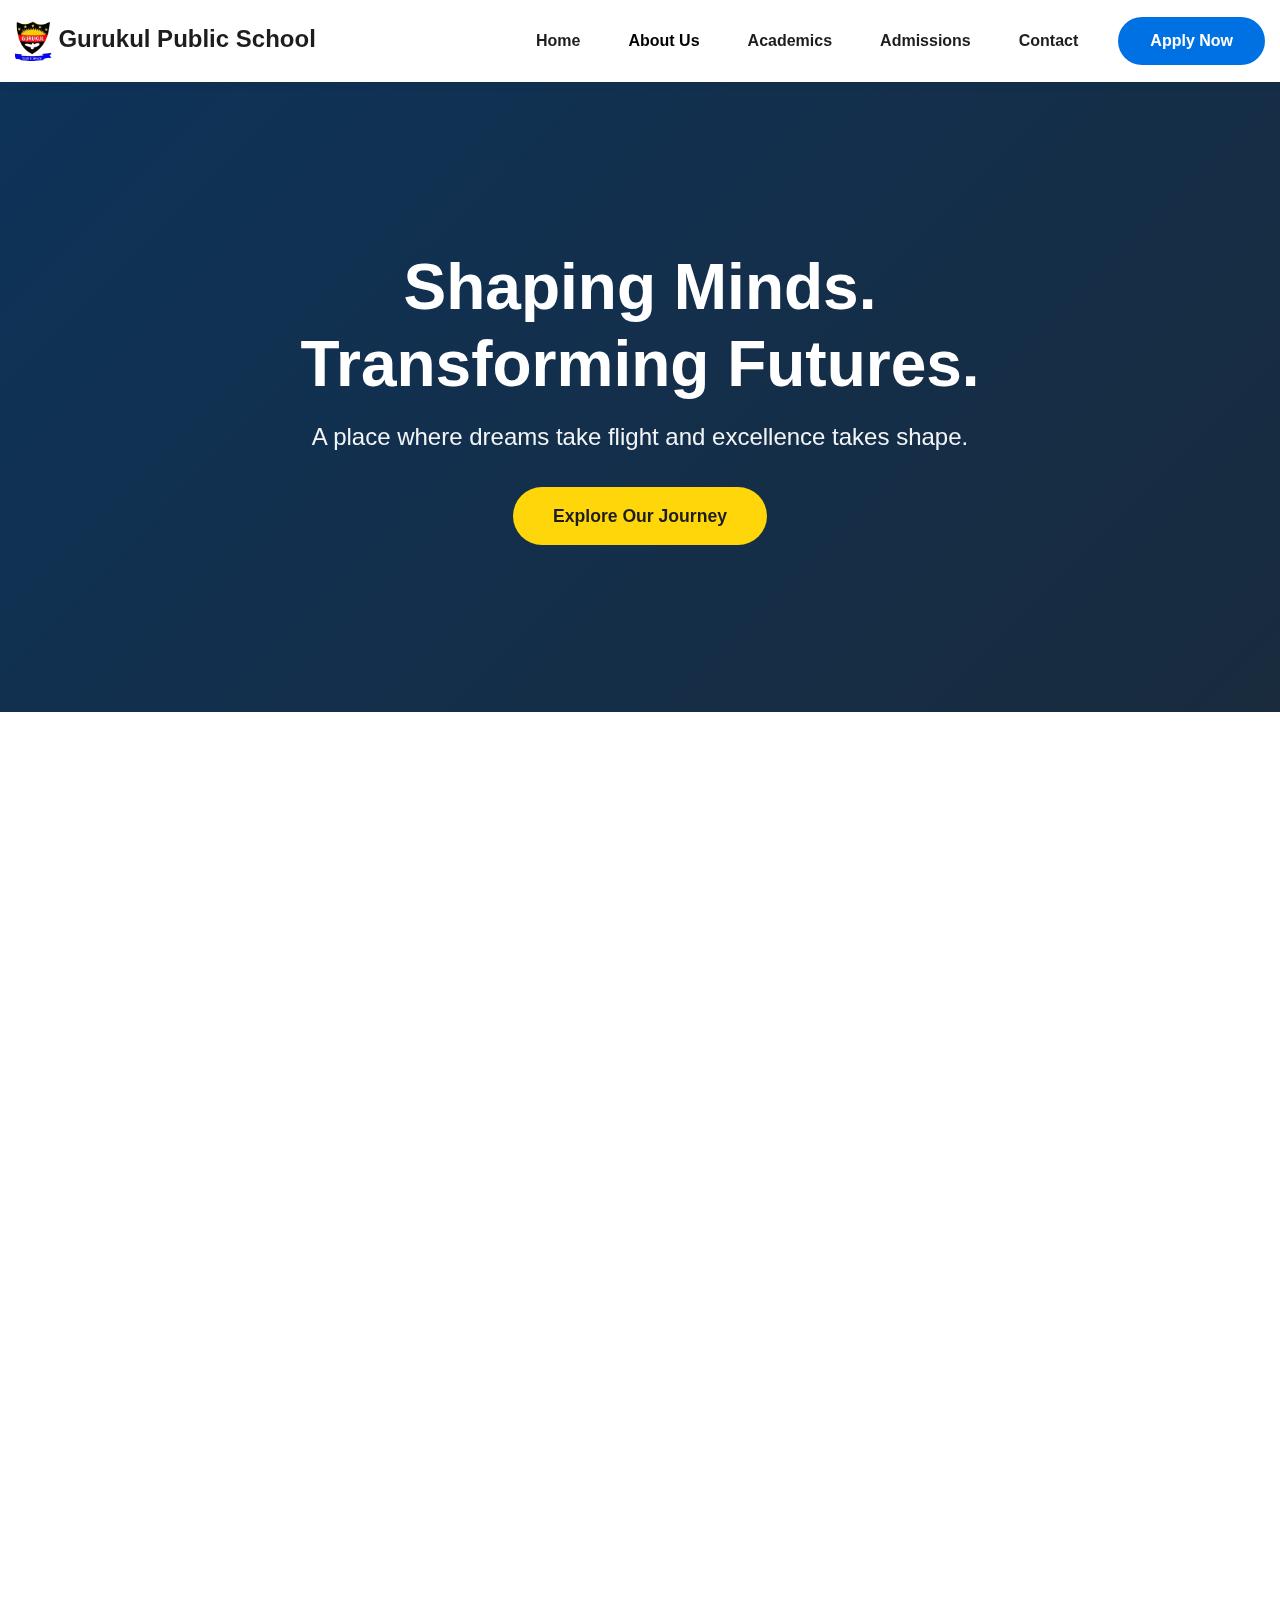
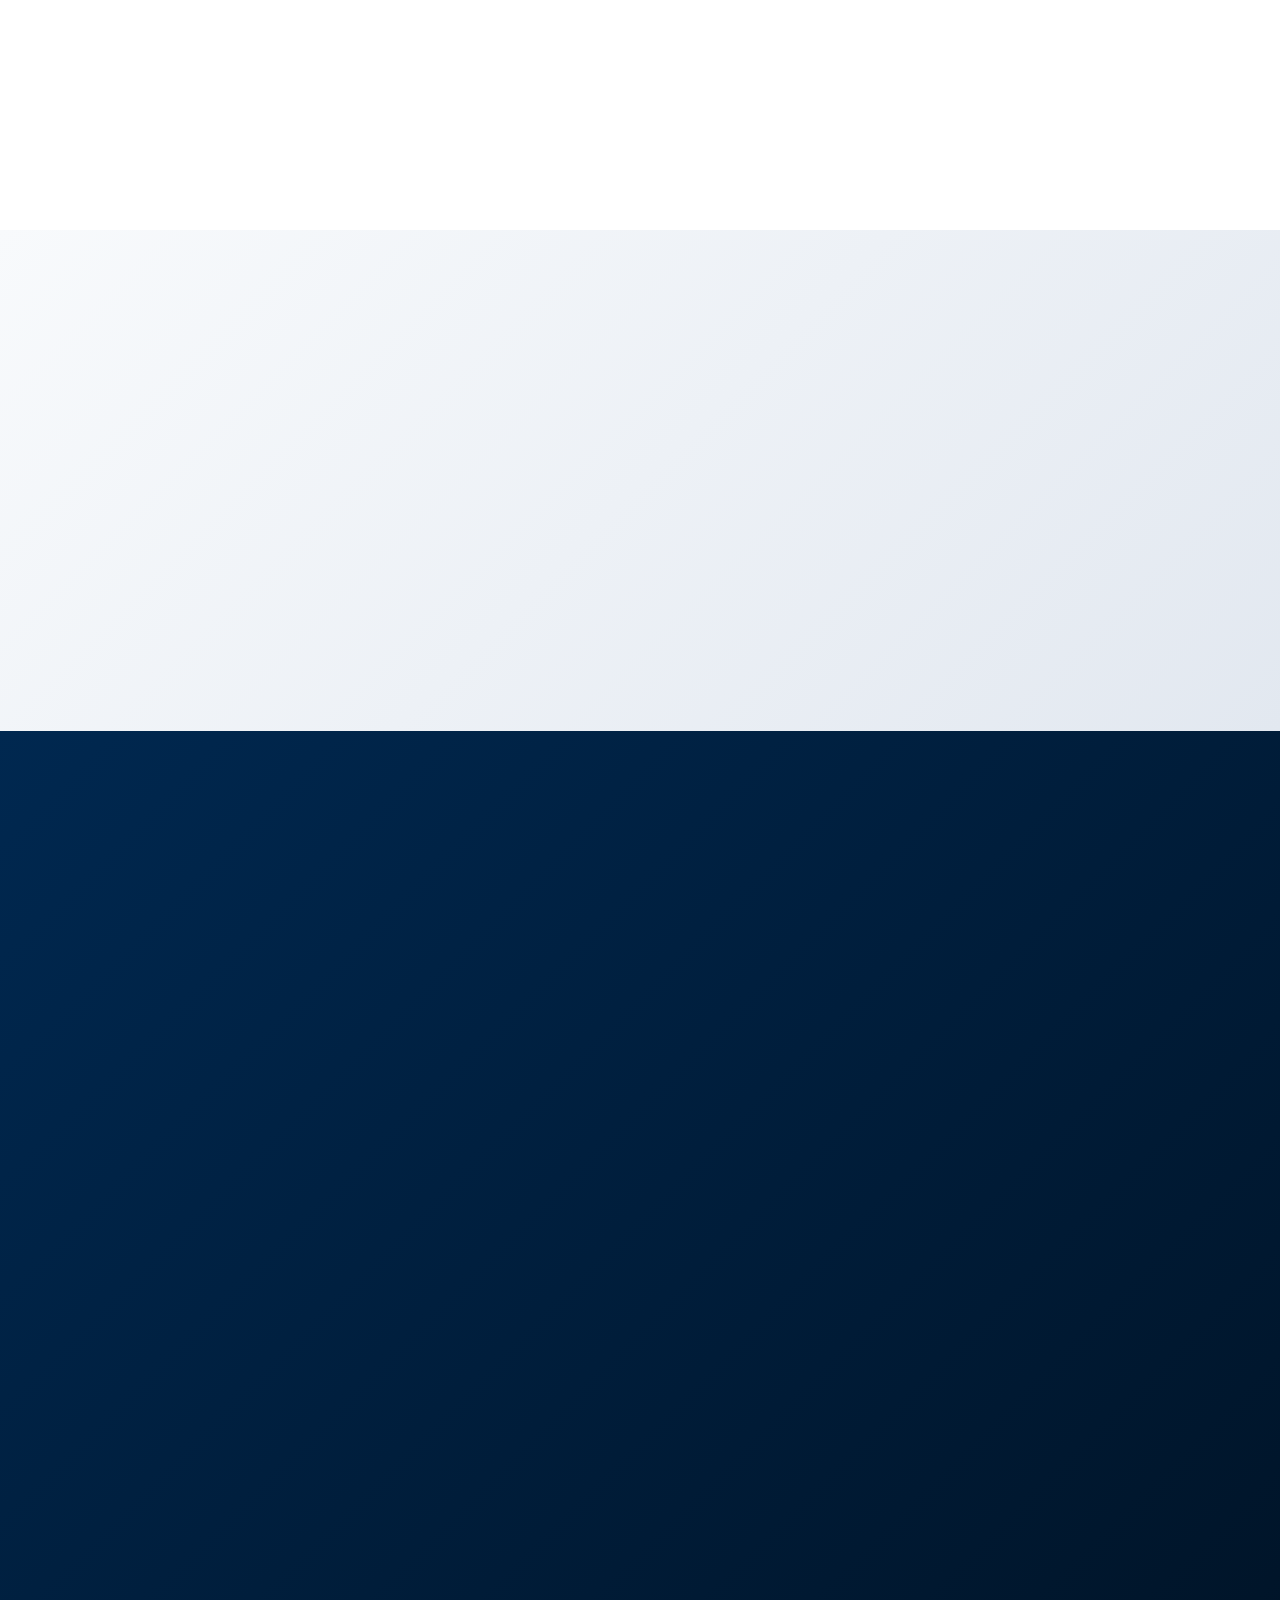
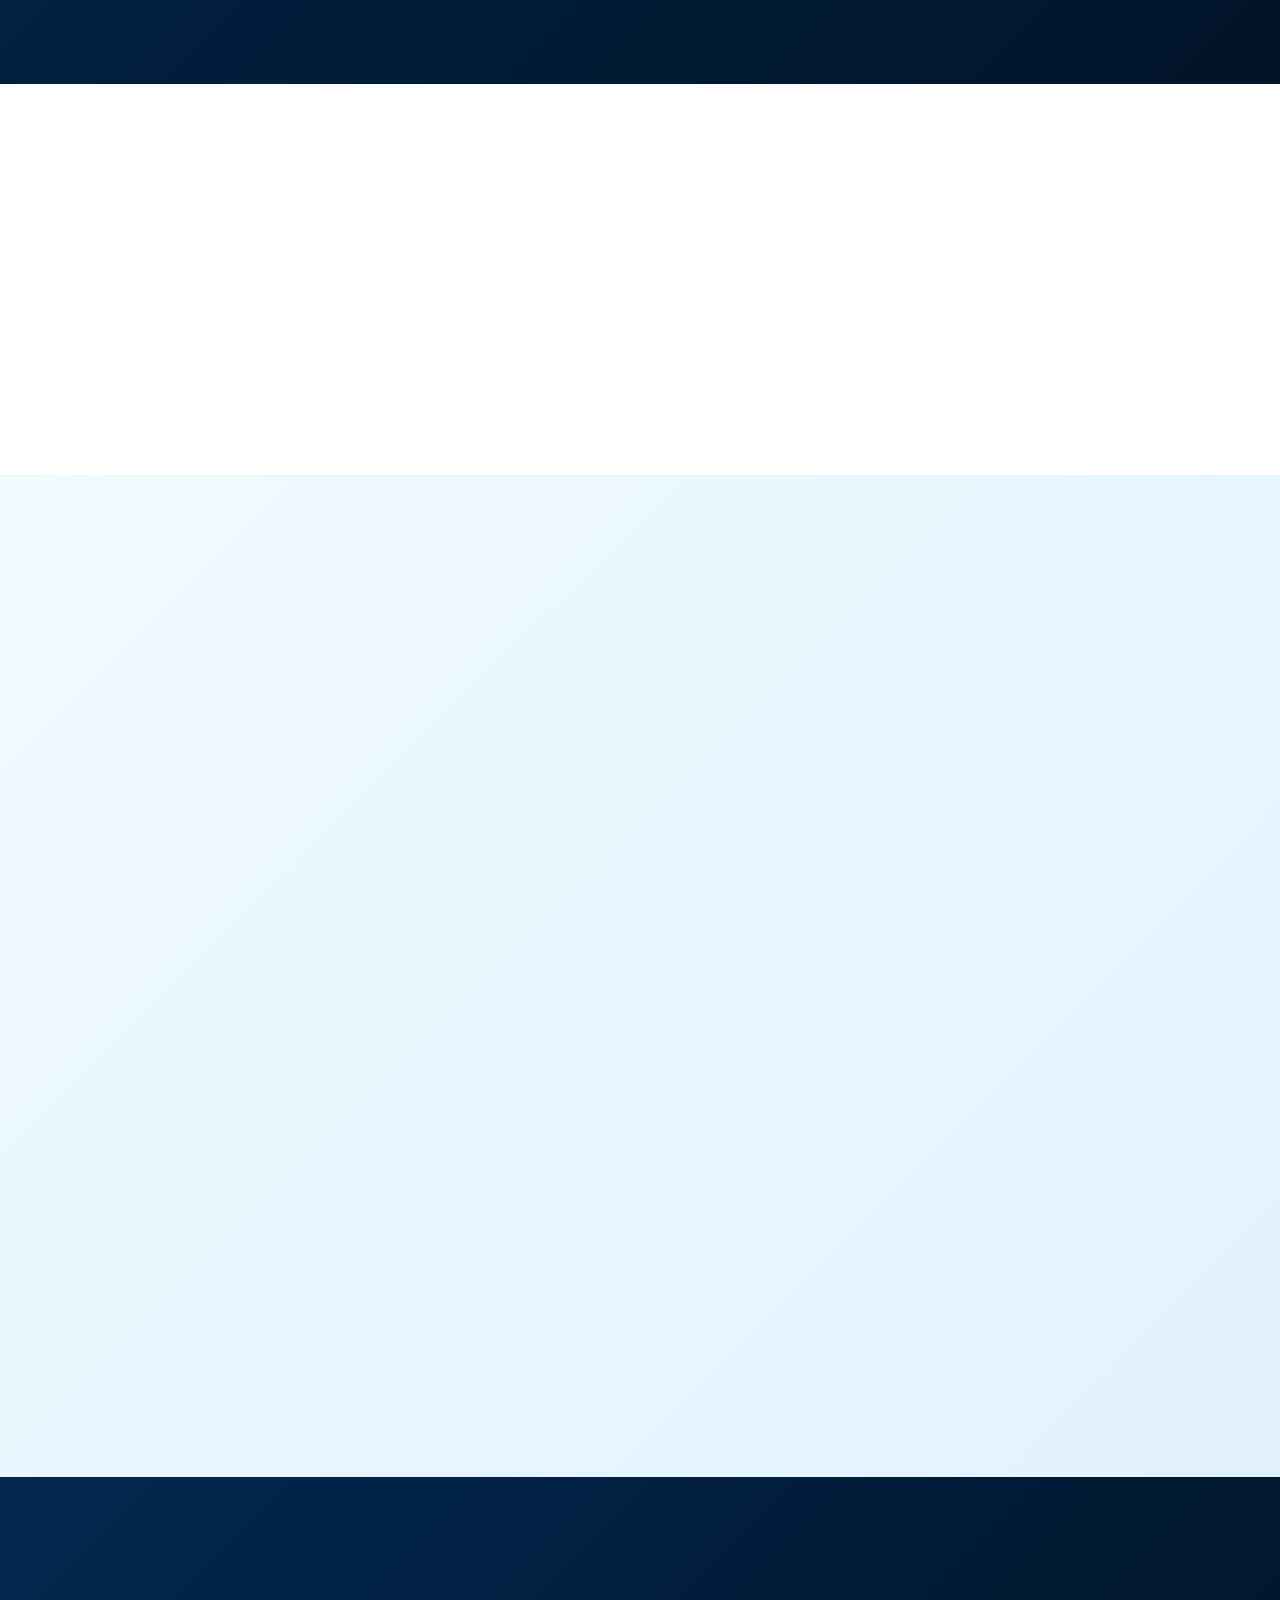
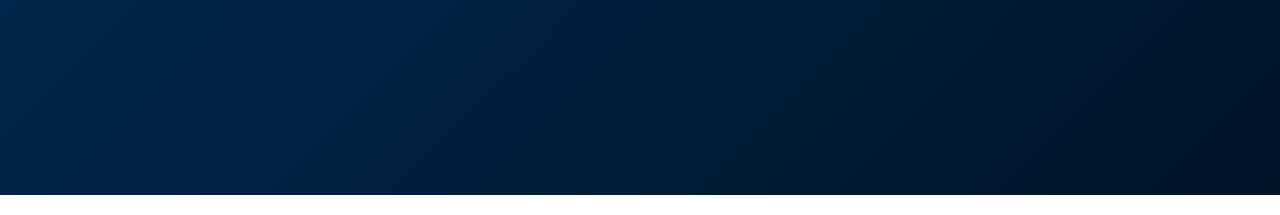
<file: about.html>
<!DOCTYPE html>
<html lang="en">
<head>
    <meta charset="UTF-8">
    <meta name="viewport" content="width=device-width, initial-scale=1.0">
    <title>About Us - Gurukul Public School</title>
    <link rel="icon" type="image/png" href="assets/images/icon.png">
    <link href="https://cdn.jsdelivr.net/npm/bootstrap@5.3.2/dist/css/bootstrap.min.css" rel="stylesheet">
    <link rel="stylesheet" href="https://cdnjs.cloudflare.com/ajax/libs/font-awesome/6.4.0/css/all.min.css">
    <link href="https://unpkg.com/aos@2.3.1/dist/aos.css" rel="stylesheet">
    
    <style>
        * {
            margin: 0;
            padding: 0;
            box-sizing: border-box;
        }

        body {
            font-family: 'Inter', -apple-system, BlinkMacSystemFont, 'Segoe UI', sans-serif;
            color: #1d1d1f;
            overflow-x: hidden;
            max-width: 100%;
        }

        html {
            overflow-x: hidden;
            max-width: 100%;
        }

        .school-logo {
            height: 40px;
            width: auto;
            border-radius: 5px;
            margin-top : 0px;
        }

        .container {
            max-width: 100%;
            padding-left: 15px;
            padding-right: 15px;
        }

        /* Navigation */
        .navbar {
            background: rgba(255, 255, 255, 0.98);
            backdrop-filter: blur(10px);
            box-shadow: 0 2px 10px rgba(0,0,0,0.05);
            padding: 1rem 0;
        }

        .navbar-brand {
            font-size: 1.5rem;
            font-weight: 800;
            color: #1d1d1f;
        }

        .nav-link {
            color: #1d1d1f;
            font-weight: 600;
            margin: 0 1rem;
            transition: color 0.3s ease;
        }

        .nav-link:hover {
            color: #0071e3;
        }

        .btn-apply {
            background: #0071e3;
            color: white;
            padding: 0.75rem 2rem;
            border-radius: 25px;
            font-weight: 600;
            border: none;
            transition: all 0.3s ease;
        }

        .btn-apply:hover {
            background: #0077ed;
            transform: translateY(-2px);
            box-shadow: 0 10px 25px rgba(0, 113, 227, 0.3);
        }

        /* Hero Section */
        .hero-section {
            position: relative;
            height: 70vh;
            background: linear-gradient(135deg, rgba(0, 40, 80, 0.95), rgba(0, 20, 40, 0.9)), 
                        url('https://images.unsplash.com/photo-1562774053-701939374585?w=1920') center/cover;
            display: flex;
            align-items: center;
            justify-content: center;
            color: white;
            text-align: center;
        }

        .hero-content h1 {
            font-size: 4rem;
            font-weight: 900;
            margin-bottom: 1rem;
            line-height: 1.2;
        }

        .hero-content p {
            font-size: 1.5rem;
            margin-bottom: 2rem;
            opacity: 0.95;
        }

        .btn-journey {
            background: #ffd60a;
            color: #1d1d1f;
            padding: 1rem 2.5rem;
            border-radius: 30px;
            font-weight: 700;
            border: none;
            font-size: 1.1rem;
            transition: all 0.3s ease;
        }

        .btn-journey:hover {
            background: #ffc300;
            transform: translateY(-3px);
            box-shadow: 0 15px 35px rgba(255, 214, 10, 0.4);
        }

        /* Who We Are Section */
        .who-we-are {
            padding: 6rem 0;
            background: white;
        }

        .section-content {
            display: grid;
            grid-template-columns: 1fr 1fr;
            gap: 4rem;
            align-items: center;
            max-width: 100%;
        }

        .illustration-box {
            background: linear-gradient(135deg, #f0f9ff 0%, #e0f2fe 100%);
            border-radius: 30px;
            padding: 3rem;
            box-shadow: 0 20px 60px rgba(0,0,0,0.1);
            max-width: 100%;
        }

        .illustration-box img {
            width: 100%;
            max-width: 100%;
            height: auto;
            border-radius: 20px;
            display: block;
        }

        .content-text {
            max-width: 100%;
        }

        .content-text h2 {
            font-size: 2.5rem;
            font-weight: 800;
            margin-bottom: 1.5rem;
            color: #1d1d1f;
        }

        .content-text p {
            font-size: 1.1rem;
            line-height: 1.8;
            color: #4a5568;
            margin-bottom: 2rem;
        }

        .values-grid {
            display: grid;
            grid-template-columns: repeat(2, 1fr);
            gap: 1.5rem;
            margin-top: 2rem;
        }

        .value-item {
            display: flex;
            align-items: center;
            gap: 1rem;
        }

        .value-icon {
            width: 50px;
            height: 50px;
            background: linear-gradient(135deg, #0071e3, #005bb5);
            border-radius: 12px;
            display: flex;
            align-items: center;
            justify-content: center;
            color: white;
            font-size: 1.3rem;
        }

        .value-item span {
            font-weight: 700;
            color: #1d1d1f;
            font-size: 1.05rem;
        }

        /* Mission Vision Values */
        .mvv-section {
            padding: 6rem 0;
            background: linear-gradient(135deg, #f8fafc 0%, #e2e8f0 100%);
        }

        .mvv-grid {
            display: grid;
            grid-template-columns: repeat(3, 1fr);
            gap: 2rem;
            margin-top: 3rem;
            max-width: 100%;
        }

        .mvv-card {
            background: white;
            padding: 2.5rem;
            border-radius: 20px;
            box-shadow: 0 10px 40px rgba(0,0,0,0.08);
            transition: all 0.4s ease;
            max-width: 100%;
            box-sizing: border-box;
        }

        .mvv-card:hover {
            transform: translateY(-10px);
            box-shadow: 0 20px 60px rgba(0,0,0,0.15);
        }

        .mvv-card h3 {
            font-size: 1.8rem;
            font-weight: 800;
            margin-bottom: 1rem;
            color: #1d1d1f;
        }

        .mvv-card p {
            color: #4a5568;
            line-height: 1.7;
            font-size: 1.05rem;
        }

        /* Principal Message */
        .principal-section {
            padding: 6rem 0;
            background: linear-gradient(135deg, #002850 0%, #001428 100%);
            color: white;
        }

        .principal-content {
            display: grid;
            grid-template-columns: 300px 1fr;
            gap: 4rem;
            align-items: center;
        }

        .principal-image {
            width: 100%;
            height: 300px;
            border-radius: 50%;
            object-fit: cover;
            border: 8px solid rgba(255, 255, 255, 0.2);
            box-shadow: 0 20px 60px rgba(0,0,0,0.3);
        }

        .message-content h2 {
            font-size: 2.5rem;
            font-weight: 800;
            margin-bottom: 1rem;
        }

        .message-content p {
            font-size: 1.15rem;
            line-height: 1.9;
            opacity: 0.95;
            margin-bottom: 1.5rem;
        }

        .principal-name {
            font-size: 1.3rem;
            font-weight: 700;
            color: #ffd60a;
            margin-top: 2rem;
        }

        /* Stats Section */
        .stats-section {
            padding: 5rem 0;
            background: white;
            text-align: center;
        }

        .stats-highlight {
            font-size: 5rem;
            font-weight: 900;
            color: #0071e3;
            margin-bottom: 1rem;
        }

        .stats-subtext {
            font-size: 1.5rem;
            font-weight: 700;
            color: #1d1d1f;
            letter-spacing: 2px;
        }

        .stats-description {
            color: #4a5568;
            font-size: 1.1rem;
            margin-top: 1rem;
        }

        /* Why Choose Us */
        .choose-section {
            padding: 6rem 0;
            background: linear-gradient(135deg, #f0f9ff 0%, #e0f2fe 100%);
        }

        .section-title {
            text-align: center;
            font-size: 3rem;
            font-weight: 900;
            margin-bottom: 4rem;
            color: #1d1d1f;
        }

        .features-grid {
            display: grid;
            grid-template-columns: repeat(3, 1fr);
            gap: 2.5rem;
            max-width: 100%;
        }

        .feature-card {
            background: white;
            padding: 2.5rem;
            border-radius: 20px;
            text-align: center;
            box-shadow: 0 10px 40px rgba(0,0,0,0.08);
            transition: all 0.4s ease;
            max-width: 100%;
            box-sizing: border-box;
        }

        .feature-card:hover {
            transform: translateY(-10px);
            box-shadow: 0 20px 60px rgba(0,0,0,0.15);
        }

        .feature-icon {
            width: 80px;
            height: 80px;
            background: linear-gradient(135deg, #ffd60a, #ffc300);
            border-radius: 20px;
            display: flex;
            align-items: center;
            justify-content: center;
            margin: 0 auto 1.5rem;
            font-size: 2rem;
        }

        .feature-card h4 {
            font-size: 1.4rem;
            font-weight: 800;
            margin-bottom: 1rem;
            color: #1d1d1f;
        }

        .feature-card p {
            color: #4a5568;
            line-height: 1.7;
        }

        /* CTA Section */
        .cta-section {
            padding: 5rem 0;
            background: linear-gradient(135deg, #002850 0%, #001428 100%);
            color: white;
            text-align: center;
        }

        .cta-section h2 {
            font-size: 3rem;
            font-weight: 900;
            margin-bottom: 2rem;
        }

        .btn-admission {
            background: #0071e3;
            color: white;
            padding: 1.25rem 3rem;
            border-radius: 30px;
            font-weight: 700;
            border: none;
            font-size: 1.2rem;
            transition: all 0.3s ease;
        }

        .btn-admission:hover {
            background: #0077ed;
            transform: translateY(-3px);
            box-shadow: 0 15px 40px rgba(0, 113, 227, 0.4);
        }

        @media (max-width: 1024px) {
            .section-content,
            .principal-content {
                grid-template-columns: 1fr;
                gap: 3rem;
            }

            .container {
                padding-left: 20px;
                padding-right: 20px;
            }

            .mvv-grid,
            .features-grid {
                grid-template-columns: repeat(2, 1fr);
            }

            .hero-content h1 {
                font-size: 3rem;
            }

            .values-grid {
                grid-template-columns: 1fr;
            }

            .illustration-box {
                order: 2;
            }

            .content-text {
                order: 1;
            }
        }

        @media (max-width: 768px) {
            .navbar-brand {
                font-size: 1.2rem;
            }

            .container {
                padding-left: 15px;
                padding-right: 15px;
            }

            .hero-section {
                height: 60vh;
                padding: 0 15px;
            }

            .hero-content h1 {
                font-size: 2.5rem;
            }

            .hero-content p {
                font-size: 1.2rem;
            }

            .btn-journey {
                padding: 0.875rem 2rem;
                font-size: 1rem;
            }

            .section-title {
                font-size: 2rem;
            }

            .content-text h2 {
                font-size: 2rem;
            }

            .content-text p {
                font-size: 1rem;
            }

            .mvv-grid,
            .features-grid {
                grid-template-columns: 1fr;
                gap: 1.5rem;
            }

            .mvv-card,
            .feature-card {
                padding: 2rem;
            }

            .principal-content {
                text-align: center;
            }

            .principal-image {
                width: 200px;
                height: 200px;
                margin: 0 auto;
            }

            .message-content h2 {
                font-size: 2rem;
            }

            .message-content p {
                font-size: 1rem;
            }

            .stats-highlight {
                font-size: 4rem;
            }

            .stats-subtext {
                font-size: 1.2rem;
            }

            .cta-section h2 {
                font-size: 2rem;
            }

            .btn-admission {
                padding: 1rem 2rem;
                font-size: 1rem;
            }

            .who-we-are,
            .mvv-section,
            .principal-section,
            .choose-section {
                padding: 4rem 0;
            }
        }

        @media (max-width: 480px) {
            .hero-content h1 {
                font-size: 2rem;
            }

            .hero-content p {
                font-size: 1rem;
            }

            .btn-apply {
                padding: 0.6rem 1.5rem;
                font-size: 0.9rem;
            }

            .values-grid {
                gap: 1rem;
            }

            .value-icon {
                width: 40px;
                height: 40px;
                font-size: 1.1rem;
            }

            .value-item span {
                font-size: 0.95rem;
            }

            .feature-icon {
                width: 60px;
                height: 60px;
                font-size: 1.5rem;
            }

            .feature-card h4 {
                font-size: 1.2rem;
            }

            .mvv-card h3 {
                font-size: 1.5rem;
            }

            .section-title {
                font-size: 1.75rem;
            }
        }
        /* Container Layout */
.principal-content {
    display: flex;
    align-items: center;       /* Centers vertically */
    justify-content: center;
    gap: 40px;                 /* Space between image and text */
    flex-wrap: wrap;           /* Allows stacking on mobile */
    padding: 40px 0;
}

/* Responsive Image Styling */
.principal-image {
    width: 100%;               /* Responsive width */
    max-width: 450px;          /* LIMITS size so it doesn't get too big (Change to 500px if you want bigger) */
    height: auto;              /* Maintains aspect ratio */
    border-radius: 15px;       /* Professional rounded corners */
    box-shadow: 0 10px 30px rgba(0,0,0,0.1); /* Nice shadow effect */
    object-fit: cover;
    flex: 1 1 300px;           /* Flex grow/shrink logic */
}

/* Text Content Styling */
.message-content {
    flex: 1 1 400px;           /* Allows text to take up remaining space */
    min-width: 300px;          /* Prevents text from getting too squished */
}

/* --- MOBILE SPECIFIC FIXES --- */
@media (max-width: 768px) {
    .principal-content {
        flex-direction: column; /* Stacks Image on top, Text below */
        text-align: center;     /* Centers text on mobile */
    }

    .principal-image {
        max-width: 100%;        /* Full width on mobile */
        margin-bottom: 20px;    /* Space below image */
    }
}
/* Increase Image Size + Make Responsive */
.illustration-box img {
    width: 100%;
    height: auto;
    border-radius: 20px;
    object-fit: cover;
}

/* Increase size for larger screens */
@media (min-width: 1200px) {
    .illustration-box {
        padding: 3.5rem;
    }

    .illustration-box img {
        max-height: 450px;
    }
}

/* Tablet View */
@media (max-width: 992px) {
    .illustration-box img {
        width: 100%;
        max-height: 380px;
    }
}

/* Mobile View */
@media (max-width: 600px) {
    .section-content {
        grid-template-columns: 1fr;
        text-align: center;
    }

    .illustration-box {
        padding: 1.5rem;
        width: 100%;
    }

    .illustration-box img {
        width: 100%;
        max-height: 300px;
    }
}

    </style>
</head>
<body>

    <!-- Navigation -->
    <nav class="navbar navbar-expand-lg sticky-top">
        <div class="container">
            <a class="navbar-brand" href="index.html">
                <img src="assets/images/logo_bg.png" alt="School Logo" class="school-logo"> Gurukul Public School
            </a>
            <button class="navbar-toggler" type="button" data-bs-toggle="collapse" data-bs-target="#navbarNav">
                <span class="navbar-toggler-icon"></span>
            </button>
            <div class="collapse navbar-collapse" id="navbarNav">
                <ul class="navbar-nav ms-auto align-items-center">
                    <li class="nav-item"><a class="nav-link" href="index.html">Home</a></li>
                    <li class="nav-item"><a class="nav-link active" href="about.html">About Us</a></li>
                    <li class="nav-item"><a class="nav-link" href="academics.html">Academics</a></li>
                    <li class="nav-item"><a class="nav-link" href="admission.html">Admissions</a></li>
                    <li class="nav-item"><a class="nav-link" href="contact.html">Contact</a></li>
                    <li class="nav-item ms-3">
                        <button class="btn-apply">Apply Now</button>
                    </li>
                </ul>
            </div>
        </div>
    </nav>

    <!-- Hero Section -->
    <section class="hero-section">
        <div class="hero-content" data-aos="fade-up">
            <div>
                <h1>Shaping Minds.<br>Transforming Futures.</h1>
                <p>A place where dreams take flight and excellence takes shape.</p>
                <button class="btn-journey">Explore Our Journey</button>
            </div>
        </div>
    </section>

    <!-- Who We Are -->
    <section class="who-we-are">
        <div class="container">
            <div class="section-content">
                <div class="illustration-box" data-aos="fade-right">
                    <img src="assets/images/school.jpg" alt="Classroom">
                </div>
                <div class="content-text" data-aos="fade-left">
                    <h2>About the School</h2>
                    <p>Gurukul Public Senior Secondary School, Baru Hamirpur, is a co-educational institution offering classes from Kindergarten to 10+2 (Science). Established in 2010, the school has grown into a respected learning hub with 500 students and 50 dedicated teaching staff.</p>
                    
                    <p>Located along Lambloo Road, the school provides safe transportation with 10 school buses, each accompanied by responsible staff to ensure student safety and comfort.</p>
                    
                    <p>Our educators are experienced, skilled, and passionate about helping every child realize their potential. Along with academics, students are encouraged to build confidence, communication skills, discipline, and strong moral values. Preparation for competitive exams is also a part of the learning system.</p>
                    
                    <p>The school organizes educational trips, sports meets, and annual award ceremonies every year to promote holistic development. Students are encouraged to think creatively, communicate in English, and actively participate in lessons and projects.</p>
                    
                    <p>At Gurukul, learning is meaningful, engaging, and full of discovery — a true adventure for every child.</p>
                    
                    <div class="values-grid">
                        <div class="value-item">
                            <div class="value-icon">
                                <i class="fas fa-lightbulb"></i>
                            </div>
                            <span>Discipline</span>
                        </div>
                        <div class="value-item">
                            <div class="value-icon">
                                <i class="fas fa-book-open"></i>
                            </div>
                            <span>Learning</span>
                        </div>
                        <div class="value-item">
                            <div class="value-icon">
                                <i class="fas fa-users"></i>
                            </div>
                            <span>Quality</span>
                        </div>
                        <div class="value-item">
                            <div class="value-icon">
                                <i class="fas fa-trophy"></i>
                            </div>
                            <span>Respect</span>
                        </div>
                    </div>
                </div>
            </div>
        </div>
    </section>

    <!-- Mission Vision Values -->
    <section class="mvv-section">
        <div class="container">
            <div class="mvv-grid">
                <div class="mvv-card" data-aos="fade-up" data-aos-delay="0">
                    <h3>Our Mission</h3>
                    <p>To empower students with skills and values that enable them to become responsible global citizens and leaders of tomorrow.</p>
                </div>
                <div class="mvv-card" data-aos="fade-up" data-aos-delay="100">
                    <h3>Our Vision</h3>
                    <p>To be India's leading educational institution that nurtures excellence and inspires lifelong learning.</p>
                </div>
                <div class="mvv-card" data-aos="fade-up" data-aos-delay="200">
                    <h3>Core Values</h3>
                    <p>Integrity, Excellence, Collaboration, Innovation - these are the core values that guide every aspect of our community.</p>
                </div>
            </div>
        </div>
    </section>

    <!-- Principal Message -->
    <section class="principal-section">
        <div class="container">
            <div class="principal-content">
                <img src="assets/images/principal_sir.png" 
                     alt="Principal" class="principal-image" data-aos="fade-right">
                <div class="message-content" data-aos="fade-left">
                    <h2>Message from the Principal</h2>
                    <p>As the Principal of Gurukul Public Senior Secondary School, Baru Hamirpur, I feel privileged to be part of an institution where every day is a new opportunity to learn and grow. We see ourselves as a community of learners — students, teachers, parents, and staff — working together to achieve excellence. Our commitment is to maintain high standards while continuously improving the learning process through teamwork and dedication.</p>
                    
                    <p>At our school, we follow a balanced approach of Love and Logic. Love helps create a caring and trusting environment where students feel respected and supported, while Logic helps them build responsibility, self-discipline, confidence, and strong moral values. We believe that education is a shared journey, strengthened through a meaningful partnership between home and school.</p>
                    
                    <p>We welcome open communication and encourage parents to connect with us. Together, we aim to create an environment where students are engaged in meaningful learning and every effort is valued and appreciated.</p>
                    
                    <p style="margin-top: 2rem; font-style: italic;">— H. S. Verma</p>
                    <div style="opacity: 0.8;">Principal, Gurukul Public School</div>
                </div>
            </div>
        </div>
    </section>

    <!-- Stats -->
    <section class="stats-section">
        <div class="container" data-aos="zoom-in">
            <div class="stats-highlight">15+</div>
            <div class="stats-subtext">YEARS OF EXCELLENCE</div>
            <p class="stats-description">Empowering students since 2010 with innovative education and comprehensive development.</p>
        </div>
    </section>

    <!-- Why Choose Us -->
    <section class="choose-section">
        <div class="container">
            <h2 class="section-title" data-aos="fade-up">Why Choose Us?</h2>
            <div class="features-grid">
                <div class="feature-card" data-aos="fade-up" data-aos-delay="0">
                    <div class="feature-icon">
                        <i class="fas fa-chalkboard-teacher"></i>
                    </div>
                    <h4>Smart Classrooms</h4>
                    <p>State-of-the-art technology-enabled classrooms for interactive and engaging learning experiences.</p>
                </div>
                <div class="feature-card" data-aos="fade-up" data-aos-delay="100">
                    <div class="feature-icon">
                        <i class="fas fa-shield-alt"></i>
                    </div>
                    <h4>Safe Campus</h4>
                    <p>24/7 security with CCTV surveillance ensuring a safe and secure environment for all students.</p>
                </div>
                <div class="feature-card" data-aos="fade-up" data-aos-delay="200">
                    <div class="feature-icon">
                        <i class="fas fa-user-graduate"></i>
                    </div>
                    <h4>Qualified Educators</h4>
                    <p>Experienced and dedicated teachers committed to nurturing each student's potential.</p>
                </div>
                <div class="feature-card" data-aos="fade-up" data-aos-delay="300">
                    <div class="feature-icon">
                        <i class="fas fa-running"></i>
                    </div>
                    <h4>Sports & Fitness</h4>
                    <p>Comprehensive sports programs and modern facilities promoting physical fitness and teamwork.</p>
                </div>
                <div class="feature-card" data-aos="fade-up" data-aos-delay="400">
                    <div class="feature-icon">
                        <i class="fas fa-laptop-code"></i>
                    </div>
                    <h4>Technology & Innovation</h4>
                    <p>Advanced computer labs and STEM programs preparing students for the digital future.</p>
                </div>
                <div class="feature-card" data-aos="fade-up" data-aos-delay="500">
                    <div class="feature-icon">
                        <i class="fas fa-brain"></i>
                    </div>
                    <h4>Holistic Development</h4>
                    <p>Focus on academic excellence, character building, and overall personality development.</p>
                </div>
            </div>
        </div>
    </section>

    <!-- CTA Section -->
    <section class="cta-section">
        <div class="container" data-aos="fade-up">
            <h2>"Learning Today, Leading Tomorrow"</h2>
            <a href="admission.html">
                <button class="btn-admission">Apply for Admission</button>
            </a>    
        </div>
    </section>

    <script src="https://cdn.jsdelivr.net/npm/bootstrap@5.3.2/dist/js/bootstrap.bundle.min.js"></script>
    <script src="https://unpkg.com/aos@2.3.1/dist/aos.js"></script>
    <script>
        AOS.init({
            duration: 1000,
            once: true,
            offset: 100
        });
    </script>

</body>
</html>
</file>
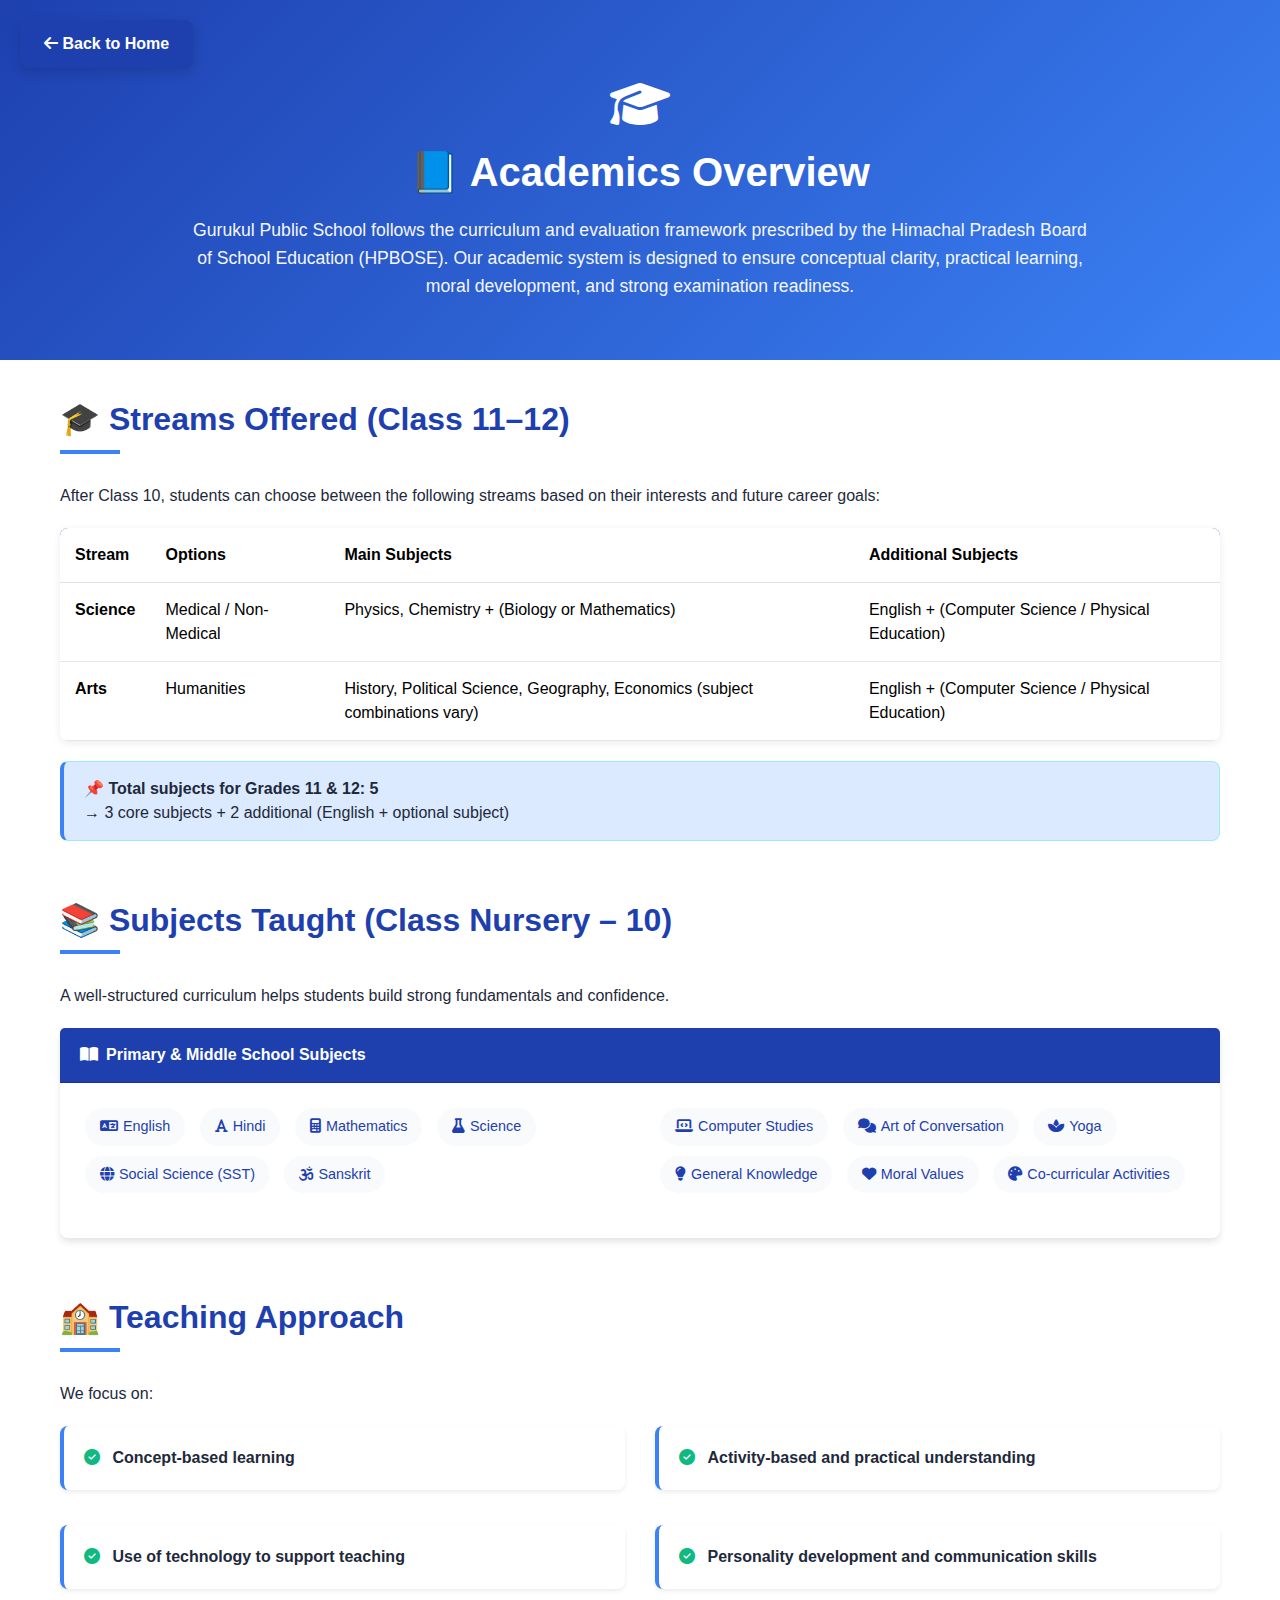
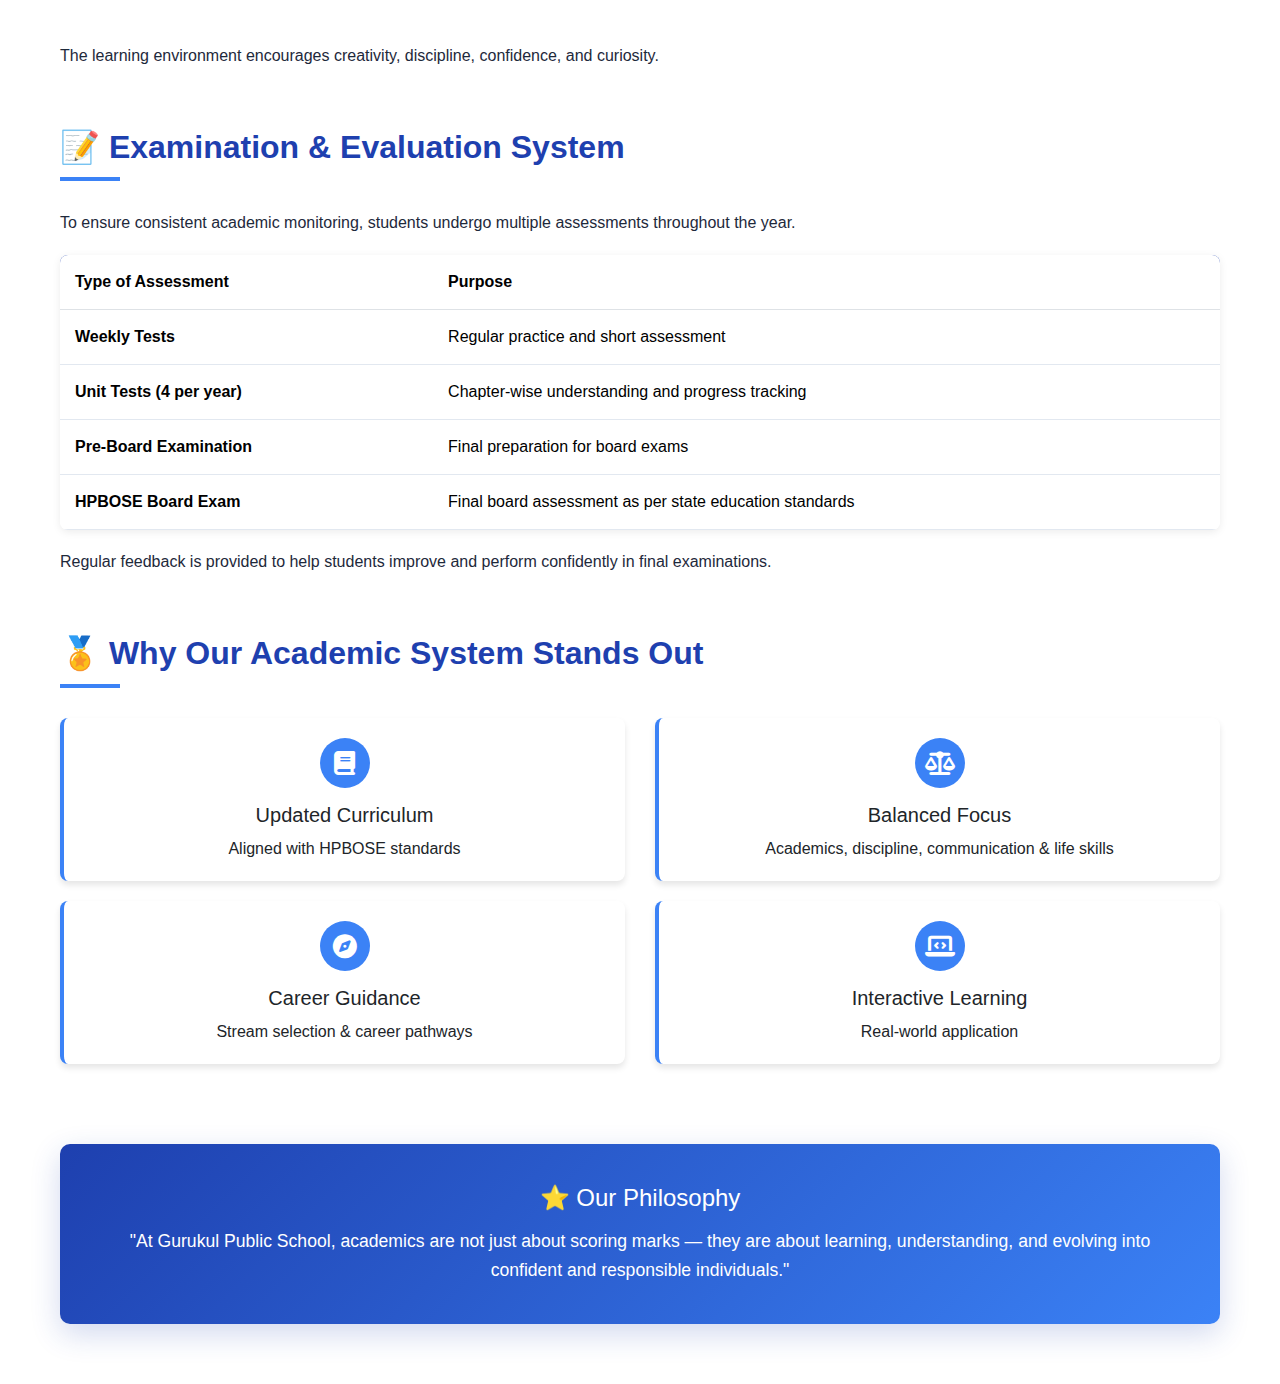
<file: academics.html>
<!DOCTYPE html>
<html lang="en">
<head>
    <meta charset="UTF-8">
    <meta name="viewport" content="width=device-width, initial-scale=1.0">
    <title>Academics - Gurukul Public School</title>
    <link rel="icon" type="image/png" href="assets/images/icon.png">
    <link href="https://cdnjs.cloudflare.com/ajax/libs/bootstrap/5.3.2/css/bootstrap.min.css" rel="stylesheet">
    <link href="https://cdnjs.cloudflare.com/ajax/libs/font-awesome/6.4.2/css/all.min.css" rel="stylesheet">
    <style>
        :root {
            --primary-blue: #1e40af;
            --light-blue: #3b82f6;
            --white: #ffffff;
            --light-gray: #f8fafc;
            --dark-text: #1e293b;
        }

        * {
            margin: 0;
            padding: 0;
            box-sizing: border-box;
        }

        body {
            font-family: 'Segoe UI', Tahoma, Geneva, Verdana, sans-serif;
            color: var(--dark-text);
            background: #ffffff;
        }

        .hero-section {
            background: linear-gradient(135deg, var(--primary-blue) 0%, var(--light-blue) 100%);
            color: white;
            padding: 80px 20px 60px;
            margin-bottom: 40px;
            text-align: center;
            position: relative;
        }

        .hero-section h1 {
            font-size: 2.5rem;
            font-weight: 700;
            margin-bottom: 15px;
        }

        .hero-section p {
            font-size: 1.1rem;
            opacity: 0.95;
            max-width: 900px;
            margin: 20px auto 0;
            line-height: 1.6;
        }

        .container {
            max-width: 1200px;
            margin: 0 auto;
            padding: 0 20px;
        }

        .section-title {
            color: var(--primary-blue);
            font-weight: 700;
            margin-bottom: 30px;
            position: relative;
            padding-bottom: 15px;
            font-size: 2rem;
        }

        .section-title::after {
            content: '';
            position: absolute;
            bottom: 0;
            left: 0;
            width: 60px;
            height: 4px;
            background: var(--light-blue);
        }

        .card {
            border: none;
            box-shadow: 0 4px 6px rgba(0, 0, 0, 0.1);
            transition: transform 0.3s ease, box-shadow 0.3s ease;
            height: 100%;
            border-radius: 8px;
            background: white;
        }

        .card:hover {
            transform: translateY(-5px);
            box-shadow: 0 8px 15px rgba(0, 0, 0, 0.15);
        }

        .card-header {
            background: var(--primary-blue);
            color: white;
            font-weight: 600;
            padding: 15px 20px;
            border-radius: 8px 8px 0 0;
        }

        .card-body {
            padding: 20px;
        }

        .stream-card {
            background: white;
            border-left: 4px solid var(--light-blue);
        }

        .table-responsive {
            box-shadow: 0 2px 8px rgba(0, 0, 0, 0.08);
            border-radius: 8px;
            overflow-x: auto;
            margin-bottom: 20px;
        }

        .table {
            margin-bottom: 0;
            width: 100%;
            min-width: 600px;
        }

        .table thead {
            background: var(--primary-blue);
            color: white;
        }

        .table thead th {
            padding: 15px;
            font-weight: 600;
            white-space: nowrap;
        }

        .table tbody td {
            padding: 15px;
            border-bottom: 1px solid #e2e8f0;
            vertical-align: top;
        }

        .table tbody tr:hover {
            background: var(--light-gray);
        }

        .back-button {
            display: inline-block;
            background: var(--primary-blue);
            color: white;
            padding: 12px 24px;
            border-radius: 8px;
            text-decoration: none;
            font-weight: 600;
            box-shadow: 0 4px 12px rgba(0, 0, 0, 0.15);
            transition: all 0.3s ease;
            margin-bottom: 20px;
        }

        .back-button:hover {
            background: var(--light-blue);
            color: white;
            transform: translateY(-2px);
            box-shadow: 0 6px 16px rgba(30, 64, 175, 0.3);
        }

        .scroll-to-top {
            position: fixed;
            bottom: 30px;
            right: 30px;
            background: var(--primary-blue);
            color: white;
            width: 50px;
            height: 50px;
            border-radius: 50%;
            display: none;
            align-items: center;
            justify-content: center;
            font-size: 1.5rem;
            cursor: pointer;
            box-shadow: 0 4px 12px rgba(0, 0, 0, 0.2);
            transition: all 0.3s ease;
            z-index: 1000;
            border: none;
        }

        .scroll-to-top.show {
            display: flex;
        }

        .scroll-to-top:hover {
            background: var(--light-blue);
            transform: translateY(-3px);
            box-shadow: 0 6px 16px rgba(30, 64, 175, 0.4);
        }

        .subject-badge {
            display: inline-block;
            background: var(--light-gray);
            color: var(--primary-blue);
            padding: 8px 15px;
            margin: 5px;
            border-radius: 20px;
            font-size: 0.9rem;
            font-weight: 500;
        }

        .feature-icon {
            width: 50px;
            height: 50px;
            background: var(--light-blue);
            color: white;
            border-radius: 50%;
            display: flex;
            align-items: center;
            justify-content: center;
            font-size: 1.5rem;
            margin: 0 auto 15px;
        }

        .approach-item {
            padding: 20px;
            background: white;
            border-radius: 8px;
            margin-bottom: 15px;
            border-left: 4px solid var(--light-blue);
            transition: all 0.3s ease;
            box-shadow: 0 2px 4px rgba(0,0,0,0.08);
        }

        .approach-item:hover {
            background: var(--light-gray);
            transform: translateX(5px);
        }

        .highlight-box {
            background: linear-gradient(135deg, var(--primary-blue) 0%, var(--light-blue) 100%);
            color: white;
            padding: 40px;
            border-radius: 10px;
            text-align: center;
            margin: 40px 0;
            box-shadow: 0 10px 30px rgba(30, 64, 175, 0.2);
        }

        .highlight-box h3 {
            font-size: 1.5rem;
            margin-bottom: 15px;
        }

        .highlight-box p {
            font-size: 1.1rem;
            margin: 0;
            line-height: 1.6;
        }

        .alert {
            padding: 15px 20px;
            border-radius: 8px;
            margin-top: 20px;
        }

        .alert-info {
            background: #dbeafe;
            border-left: 4px solid var(--light-blue);
            color: var(--dark-text);
        }

        section {
            margin-bottom: 60px;
        }

        .row {
            display: flex;
            flex-wrap: wrap;
            margin: 0 -15px;
        }

        .col-md-6 {
            padding: 0 15px;
            width: 50%;
            margin-bottom: 20px;
        }

        @media (max-width: 768px) {
            .hero-section h1 {
                font-size: 2rem;
            }
            
            .hero-section {
                padding: 60px 20px 40px;
            }

            .subject-badge {
                font-size: 0.85rem;
                padding: 6px 12px;
            }

            .col-md-6 {
                width: 100%;
            }

            .section-title {
                font-size: 1.5rem;
            }

            .back-button {
                padding: 10px 20px;
                font-size: 0.9rem;
            }

            .table {
                font-size: 0.9rem;
            }

            .table thead th,
            .table tbody td {
                padding: 12px 10px;
            }
        }
    </style>
</head>
<body>
    <!-- Hero Section -->
    <div class="hero-section">
        <a href="index.html" class="back-button" style="position: absolute; top: 20px; left: 20px;">
            <i class="fas fa-arrow-left"></i>
            Back to Home
        </a>
        <i class="fas fa-graduation-cap fa-3x" style="margin-bottom: 20px;"></i>
        <h1>📘 Academics Overview</h1>
        <p>Gurukul Public School follows the curriculum and evaluation framework prescribed by the Himachal Pradesh Board of School Education (HPBOSE). Our academic system is designed to ensure conceptual clarity, practical learning, moral development, and strong examination readiness.</p>
    </div>

    <!-- Main Content -->
    <div class="container" style="margin-bottom: 60px;">
        <!-- Streams Offered Section -->
        <section>
            <h2 class="section-title">🎓 Streams Offered (Class 11–12)</h2>
            <p style="margin-bottom: 20px;">After Class 10, students can choose between the following streams based on their interests and future career goals:</p>
            
            <div class="table-responsive">
                <table class="table">
                    <thead>
                        <tr>
                            <th>Stream</th>
                            <th>Options</th>
                            <th>Main Subjects</th>
                            <th>Additional Subjects</th>
                        </tr>
                    </thead>
                    <tbody>
                        <tr>
                            <td><strong>Science</strong></td>
                            <td>Medical / Non-Medical</td>
                            <td>Physics, Chemistry + (Biology or Mathematics)</td>
                            <td>English + (Computer Science / Physical Education)</td>
                        </tr>
                        <tr>
                            <td><strong>Arts</strong></td>
                            <td>Humanities</td>
                            <td>History, Political Science, Geography, Economics (subject combinations vary)</td>
                            <td>English + (Computer Science / Physical Education)</td>
                        </tr>
                    </tbody>
                </table>
            </div>
            
            <div class="alert alert-info">
                <strong>📌 Total subjects for Grades 11 & 12: 5</strong><br>
                → 3 core subjects + 2 additional (English + optional subject)
            </div>
        </section>

        <!-- Subjects Taught Section -->
        <section>
            <h2 class="section-title">📚 Subjects Taught (Class Nursery – 10)</h2>
            <p style="margin-bottom: 20px;">A well-structured curriculum helps students build strong fundamentals and confidence.</p>
            
            <div class="card">
                <div class="card-header">
                    <i class="fas fa-book-open" style="margin-right: 8px;"></i>Primary & Middle School Subjects
                </div>
                <div class="card-body">
                    <div class="row">
                        <div class="col-md-6">
                            <span class="subject-badge"><i class="fas fa-language" style="margin-right: 5px;"></i>English</span>
                            <span class="subject-badge"><i class="fas fa-font" style="margin-right: 5px;"></i>Hindi</span>
                            <span class="subject-badge"><i class="fas fa-calculator" style="margin-right: 5px;"></i>Mathematics</span>
                            <span class="subject-badge"><i class="fas fa-flask" style="margin-right: 5px;"></i>Science</span>
                            <span class="subject-badge"><i class="fas fa-globe" style="margin-right: 5px;"></i>Social Science (SST)</span>
                            <span class="subject-badge"><i class="fas fa-om" style="margin-right: 5px;"></i>Sanskrit</span>
                        </div>
                        <div class="col-md-6">
                            <span class="subject-badge"><i class="fas fa-laptop-code" style="margin-right: 5px;"></i>Computer Studies</span>
                            <span class="subject-badge"><i class="fas fa-comments" style="margin-right: 5px;"></i>Art of Conversation</span>
                            <span class="subject-badge"><i class="fas fa-spa" style="margin-right: 5px;"></i>Yoga</span>
                            <span class="subject-badge"><i class="fas fa-lightbulb" style="margin-right: 5px;"></i>General Knowledge</span>
                            <span class="subject-badge"><i class="fas fa-heart" style="margin-right: 5px;"></i>Moral Values</span>
                            <span class="subject-badge"><i class="fas fa-palette" style="margin-right: 5px;"></i>Co-curricular Activities</span>
                        </div>
                    </div>
                </div>
            </div>
        </section>

        <!-- Teaching Approach Section -->
        <section>
            <h2 class="section-title">🏫 Teaching Approach</h2>
            <p style="margin-bottom: 20px;">We focus on:</p>
            
            <div class="row">
                <div class="col-md-6">
                    <div class="approach-item">
                        <i class="fas fa-check-circle" style="color: #10b981; margin-right: 8px;"></i>
                        <strong>Concept-based learning</strong>
                    </div>
                </div>
                <div class="col-md-6">
                    <div class="approach-item">
                        <i class="fas fa-check-circle" style="color: #10b981; margin-right: 8px;"></i>
                        <strong>Activity-based and practical understanding</strong>
                    </div>
                </div>
                <div class="col-md-6">
                    <div class="approach-item">
                        <i class="fas fa-check-circle" style="color: #10b981; margin-right: 8px;"></i>
                        <strong>Use of technology to support teaching</strong>
                    </div>
                </div>
                <div class="col-md-6">
                    <div class="approach-item">
                        <i class="fas fa-check-circle" style="color: #10b981; margin-right: 8px;"></i>
                        <strong>Personality development and communication skills</strong>
                    </div>
                </div>
            </div>
            
            <p style="margin-top: 20px;">The learning environment encourages creativity, discipline, confidence, and curiosity.</p>
        </section>

        <!-- Examination & Evaluation Section -->
        <section>
            <h2 class="section-title">📝 Examination & Evaluation System</h2>
            <p style="margin-bottom: 20px;">To ensure consistent academic monitoring, students undergo multiple assessments throughout the year.</p>
            
            <div class="table-responsive">
                <table class="table">
                    <thead>
                        <tr>
                            <th>Type of Assessment</th>
                            <th>Purpose</th>
                        </tr>
                    </thead>
                    <tbody>
                        <tr>
                            <td><strong>Weekly Tests</strong></td>
                            <td>Regular practice and short assessment</td>
                        </tr>
                        <tr>
                            <td><strong>Unit Tests (4 per year)</strong></td>
                            <td>Chapter-wise understanding and progress tracking</td>
                        </tr>
                        <tr>
                            <td><strong>Pre-Board Examination</strong></td>
                            <td>Final preparation for board exams</td>
                        </tr>
                        <tr>
                            <td><strong>HPBOSE Board Exam</strong></td>
                            <td>Final board assessment as per state education standards</td>
                        </tr>
                    </tbody>
                </table>
            </div>
            
            <p style="margin-top: 20px;">Regular feedback is provided to help students improve and perform confidently in final examinations.</p>
        </section>

        <!-- Why Our System Stands Out -->
        <section>
            <h2 class="section-title">🏅 Why Our Academic System Stands Out</h2>
            
            <div class="row">
                <div class="col-md-6">
                    <div class="card stream-card">
                        <div class="card-body" style="text-align: center;">
                            <div class="feature-icon">
                                <i class="fas fa-book"></i>
                            </div>
                            <h5 style="margin-bottom: 10px;">Updated Curriculum</h5>
                            <p style="margin: 0;">Aligned with HPBOSE standards</p>
                        </div>
                    </div>
                </div>
                <div class="col-md-6">
                    <div class="card stream-card">
                        <div class="card-body" style="text-align: center;">
                            <div class="feature-icon">
                                <i class="fas fa-balance-scale"></i>
                            </div>
                            <h5 style="margin-bottom: 10px;">Balanced Focus</h5>
                            <p style="margin: 0;">Academics, discipline, communication & life skills</p>
                        </div>
                    </div>
                </div>
                <div class="col-md-6">
                    <div class="card stream-card">
                        <div class="card-body" style="text-align: center;">
                            <div class="feature-icon">
                                <i class="fas fa-compass"></i>
                            </div>
                            <h5 style="margin-bottom: 10px;">Career Guidance</h5>
                            <p style="margin: 0;">Stream selection & career pathways</p>
                        </div>
                    </div>
                </div>
                <div class="col-md-6">
                    <div class="card stream-card">
                        <div class="card-body" style="text-align: center;">
                            <div class="feature-icon">
                                <i class="fas fa-laptop-code"></i>
                            </div>
                            <h5 style="margin-bottom: 10px;">Interactive Learning</h5>
                            <p style="margin: 0;">Real-world application</p>
                        </div>
                    </div>
                </div>
            </div>
        </section>

        <!-- Final Highlight Box -->
        <div class="highlight-box">
            <h3>⭐ Our Philosophy</h3>
            <p>"At Gurukul Public School, academics are not just about scoring marks — they are about learning, understanding, and evolving into confident and responsible individuals."</p>
        </div>
    </div>

    <!-- Scroll to Top Button -->
    <button class="scroll-to-top" id="scrollToTop">
        <i class="fas fa-arrow-up"></i>
    </button>

    <script src="https://cdnjs.cloudflare.com/ajax/libs/bootstrap/5.3.2/js/bootstrap.bundle.min.js"></script>
    <script>
        // Scroll to Top Button Functionality
        const scrollToTopBtn = document.getElementById('scrollToTop');

        window.addEventListener('scroll', function() {
            if (window.pageYOffset > 300) {
                scrollToTopBtn.classList.add('show');
            } else {
                scrollToTopBtn.classList.remove('show');
            }
        });

        scrollToTopBtn.addEventListener('click', function() {
            window.scrollTo({
                top: 0,
                behavior: 'smooth'
            });
        });
    </script>
</body>
</html>
</file>
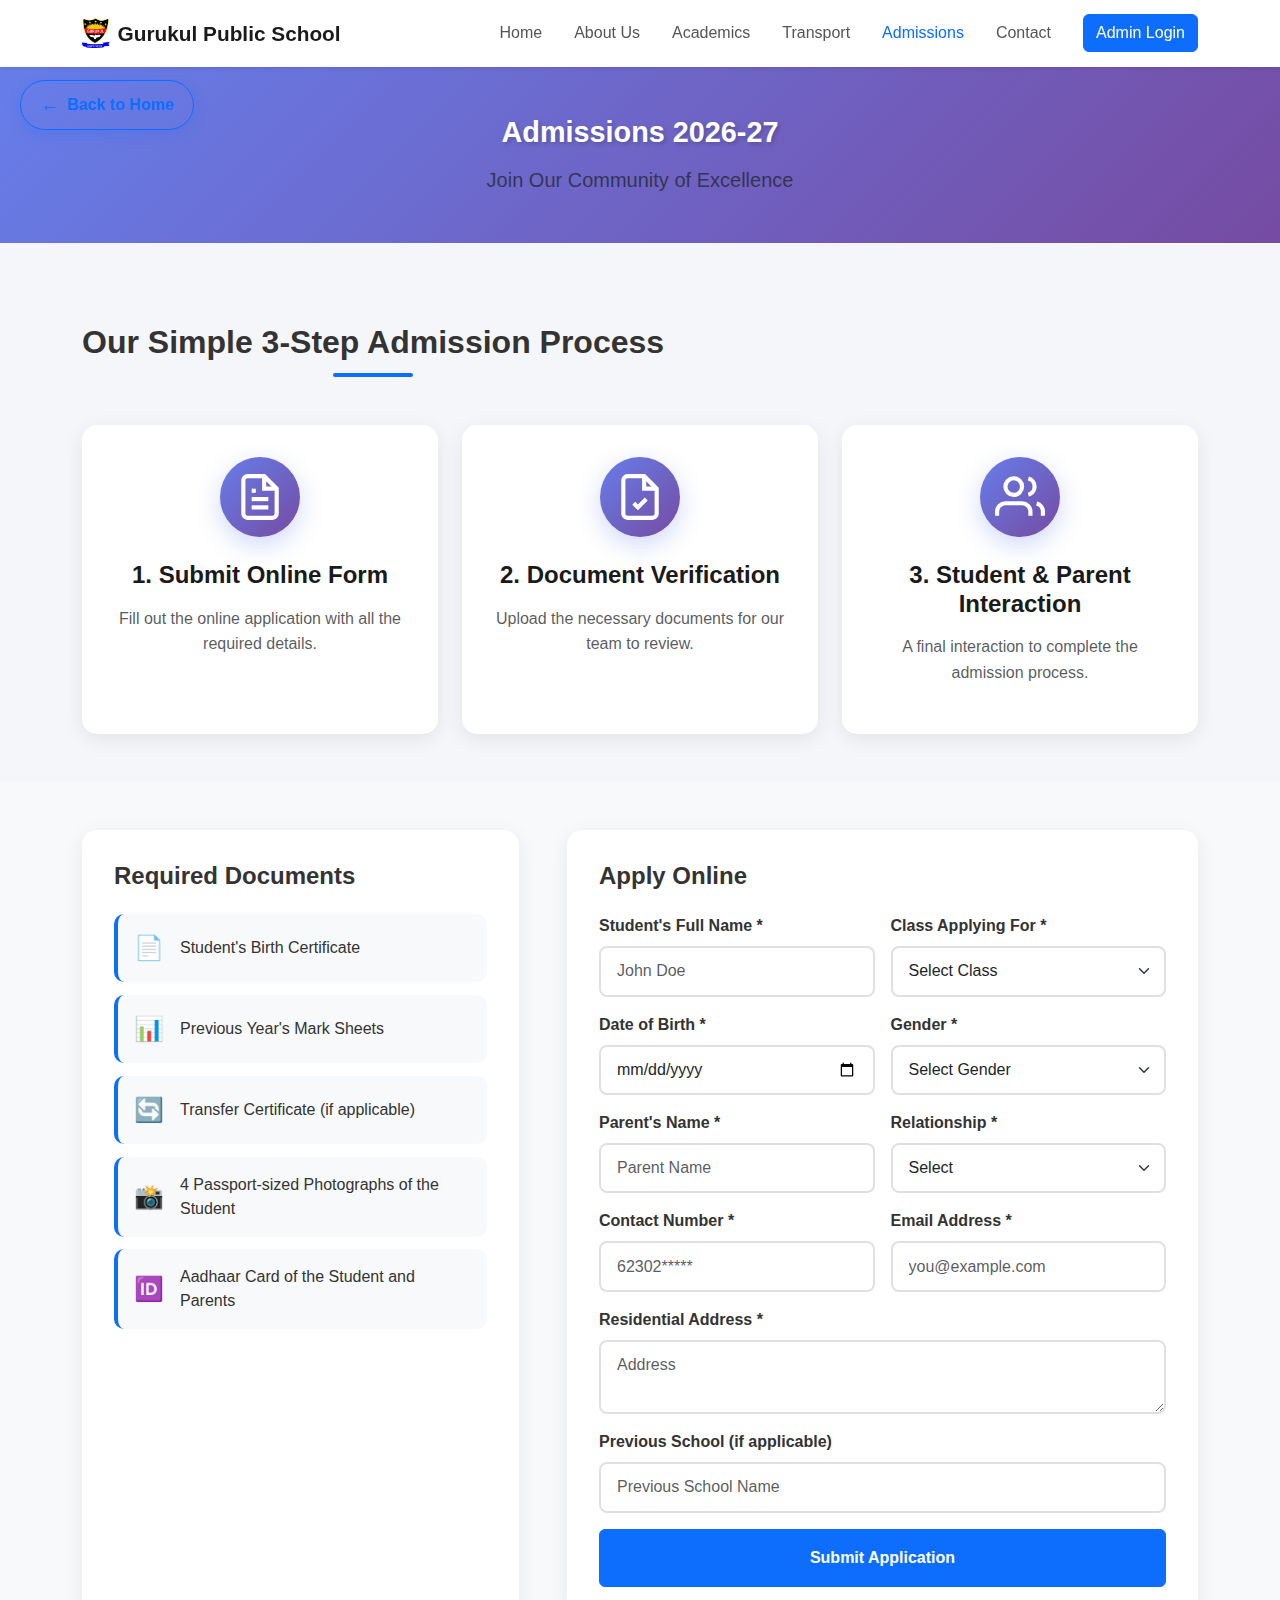
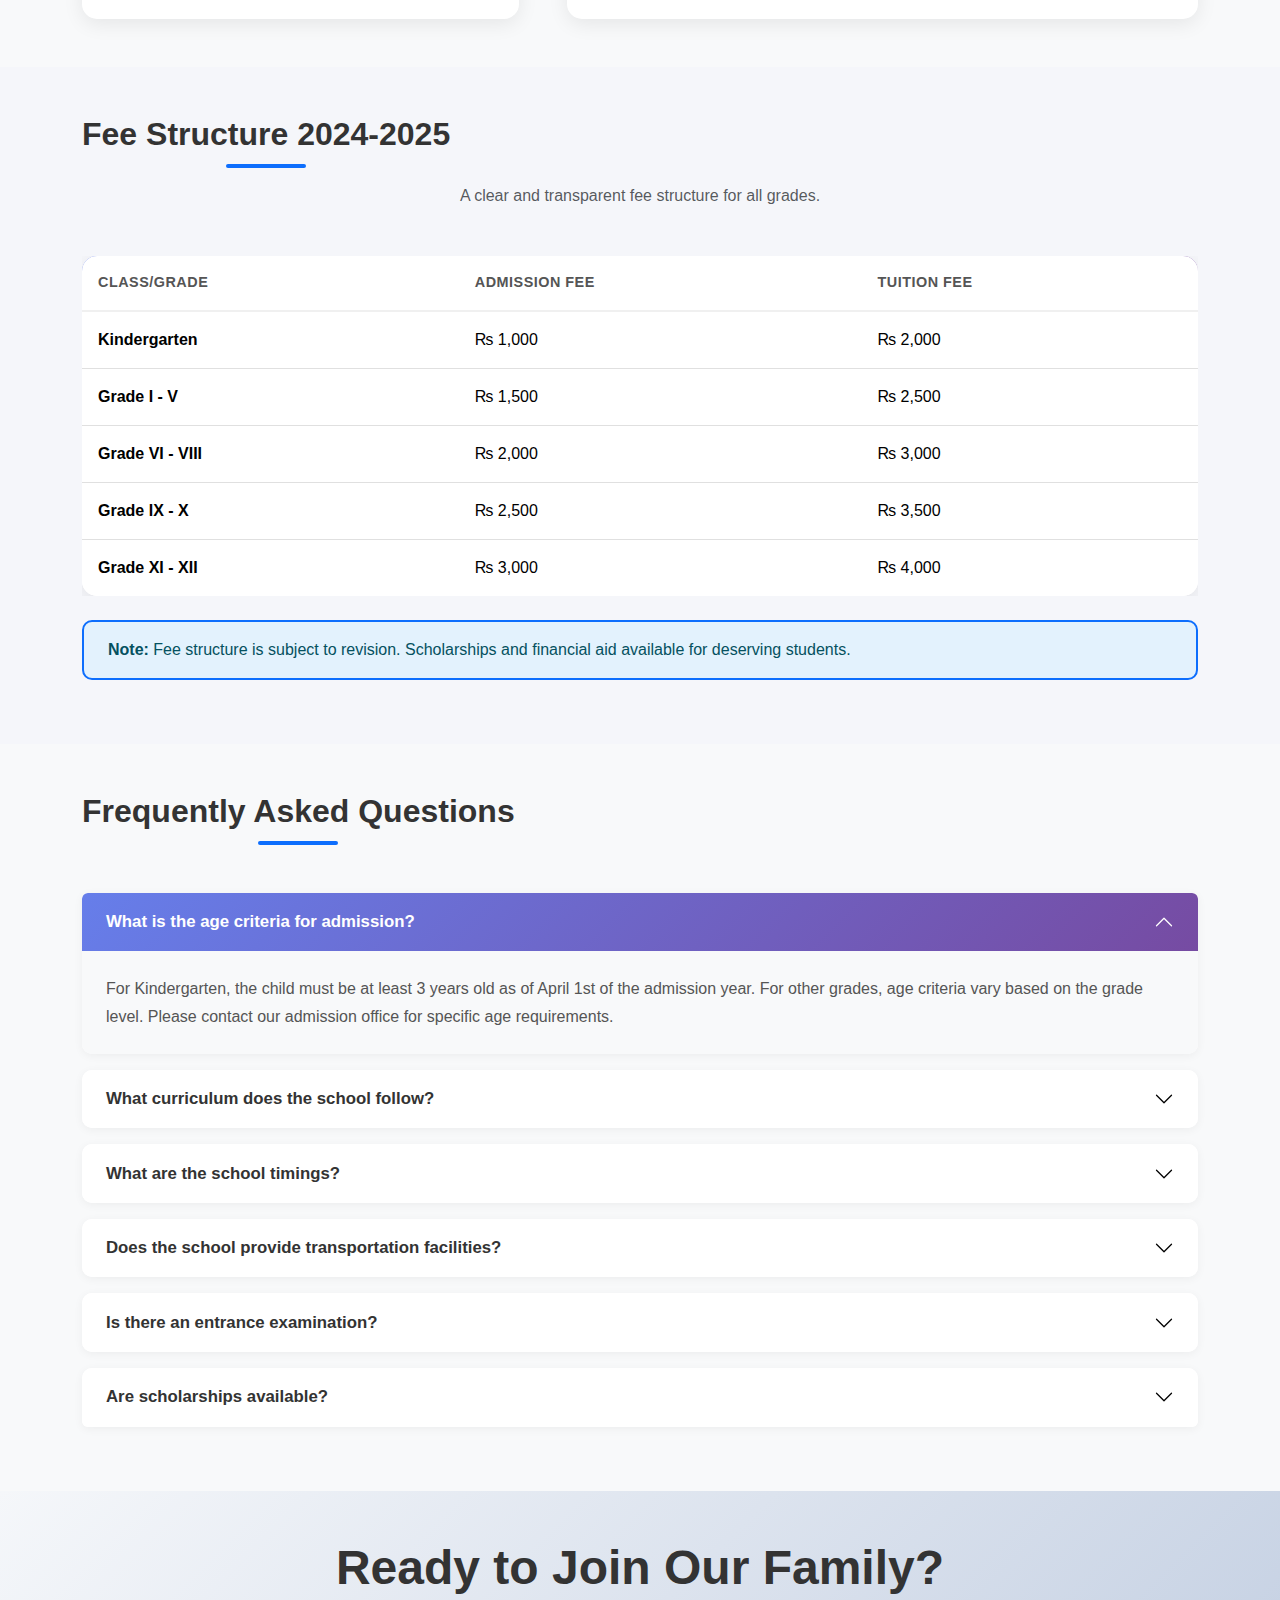
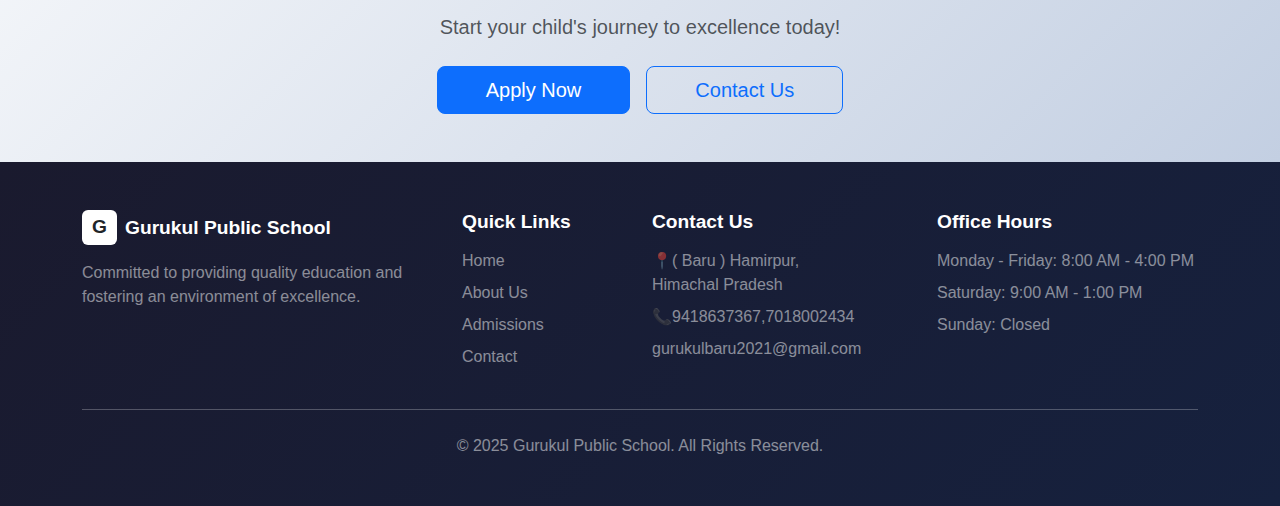
<file: admission.html>
<!DOCTYPE html>
<html lang="en">
<head>
    <meta charset="UTF-8">
    <meta name="viewport" content="width=device-width, initial-scale=1.0">
    <title>Admissions - Gurukul Public School Baru</title>
    <link rel="icon" type="image/png" href="assets/images/icon.png">
    <!-- Bootstrap CSS -->
    <link href="https://cdn.jsdelivr.net/npm/bootstrap@5.3.0/dist/css/bootstrap.min.css" rel="stylesheet">
    
    <!-- Custom CSS -->
    <link rel="stylesheet" href="assets/css/style.css">

    <style>
    html, body {
        max-width: 100%;
        overflow-x: hidden;
    }
</style>
    
</head>
<body>

    <!-- Navbar -->
    <nav class="navbar navbar-expand-lg navbar-light bg-white sticky-top shadow-sm">
        <div class="container">
            <a class="navbar-brand d-flex align-items-center" href="index.html">
                 <img src="assets/images/logo.jpeg" alt="School Logo" class="school-logo">
                <span class="ms-2">Gurukul Public School</span>
            </a>
            <button class="navbar-toggler" type="button" data-bs-toggle="collapse" data-bs-target="#navbarNav">
                <span class="navbar-toggler-icon"></span>
            </button>
            <div class="collapse navbar-collapse" id="navbarNav">
                <ul class="navbar-nav ms-auto align-items-lg-center">
                    <li class="nav-item">
                        <a class="nav-link" href="index.html">Home</a>
                    </li>
                    <li class="nav-item">
                        <a class="nav-link" href="about.html">About Us</a>
                    </li>
                    <li class="nav-item">
                        <a class="nav-link" href="academics.html">Academics</a>
                    </li>
                    <li class="nav-item">
                        <a class="nav-link" href="transport.html">Transport</a>
                    </li>
                    <li class="nav-item">
                        <a class="nav-link active" href="admission.html">Admissions</a>
                    </li>
                    <li class="nav-item">
                        <a class="nav-link" href="contact.html">Contact</a>
                    </li>
                    <li class="nav-item ms-lg-3 mt-2 mt-lg-0">
                        <a class="btn btn-primary" href="admin/login.php">Admin Login</a>
                    </li>
                </ul>
            </div>
        </div>
    </nav>

    <!-- Back to Home Button -->
    <div class="back-to-home">
        <a href="index.html" class="btn btn-outline-primary">
            <span class="back-arrow">←</span> Back to Home
        </a>
    </div>

    <!-- Page Header -->
    <section class="page-header">
        <div class="container text-center">
            <h1 class="display-4 fw-bold mb-3">Admissions 2026-27</h1>
            <p class="lead text-muted">Join Our Community of Excellence</p>
        </div>
    </section>

    <!-- Admission Process -->
    <section class="admission-process py-5">
        <div class="container">
            <h2 class="section-title text-center mb-5">Our Simple 3-Step Admission Process</h2>
            <div class="row g-4">
                <div class="col-md-4">
                    <div class="process-card text-center">
                        <div class="process-icon">
                            <svg width="50" height="50" viewBox="0 0 24 24" fill="none" stroke="currentColor" stroke-width="2">
                                <path d="M14 2H6a2 2 0 0 0-2 2v16a2 2 0 0 0 2 2h12a2 2 0 0 0 2-2V8z"></path>
                                <polyline points="14 2 14 8 20 8"></polyline>
                                <line x1="16" y1="13" x2="8" y2="13"></line>
                                <line x1="16" y1="17" x2="8" y2="17"></line>
                                <polyline points="10 9 9 9 8 9"></polyline>
                            </svg>
                        </div>
                        <h4 class="fw-bold mb-3">1. Submit Online Form</h4>
                        <p class="text-muted">Fill out the online application with all the required details.</p>
                    </div>
                </div>
                <div class="col-md-4">
                    <div class="process-card text-center">
                        <div class="process-icon">
                            <svg width="50" height="50" viewBox="0 0 24 24" fill="none" stroke="currentColor" stroke-width="2">
                                <path d="M14 2H6a2 2 0 0 0-2 2v16a2 2 0 0 0 2 2h12a2 2 0 0 0 2-2V8z"></path>
                                <polyline points="14 2 14 8 20 8"></polyline>
                                <path d="M9 15l2 2 4-4"></path>
                            </svg>
                        </div>
                        <h4 class="fw-bold mb-3">2. Document Verification</h4>
                        <p class="text-muted">Upload the necessary documents for our team to review.</p>
                    </div>
                </div>
                <div class="col-md-4">
                    <div class="process-card text-center">
                        <div class="process-icon">
                            <svg width="50" height="50" viewBox="0 0 24 24" fill="none" stroke="currentColor" stroke-width="2">
                                <path d="M17 21v-2a4 4 0 0 0-4-4H5a4 4 0 0 0-4 4v2"></path>
                                <circle cx="9" cy="7" r="4"></circle>
                                <path d="M23 21v-2a4 4 0 0 0-3-3.87"></path>
                                <path d="M16 3.13a4 4 0 0 1 0 7.75"></path>
                            </svg>
                        </div>
                        <h4 class="fw-bold mb-3">3. Student & Parent Interaction</h4>
                        <p class="text-muted">A final interaction to complete the admission process.</p>
                    </div>
                </div>
            </div>
        </div>
    </section>

    <!-- Required Documents & Application Form -->
    <section class="documents-form py-5 bg-light">
        <div class="container">
            <div class="row g-5">
                <!-- Required Documents -->
                <div class="col-lg-5">
                    <div class="documents-card">
                        <h3 class="h4 fw-bold mb-4">Required Documents</h3>
                        <ul class="document-list">
                            <li>
                                <span class="doc-icon">📄</span>
                                <span>Student's Birth Certificate</span>
                            </li>
                            <li>
                                <span class="doc-icon">📊</span>
                                <span>Previous Year's Mark Sheets</span>
                            </li>
                            <li>
                                <span class="doc-icon">🔄</span>
                                <span>Transfer Certificate (if applicable)</span>
                            </li>
                            <li>
                                <span class="doc-icon">📸</span>
                                <span>4 Passport-sized Photographs of the Student</span>
                            </li>
                            <li>
                                <span class="doc-icon">🆔</span>
                                <span>Aadhaar Card of the Student and Parents</span>
                            </li>
                        </ul>
                    </div>
                </div>

                <!-- Application Form -->
                <div class="col-lg-7">
                    <div class="application-form">
                        <h3 class="h4 fw-bold mb-4">Apply Online</h3>
                       <form id="admissionForm" action="backend/submit.php" method="POST">

    <div class="row g-3">
        <div class="col-md-6">
            <label class="form-label">Student's Full Name *</label>
            <input type="text" name="student_name" class="form-control" placeholder="John Doe" required>
        </div>

        <div class="col-md-6">
            <label class="form-label">Class Applying For *</label>
            <select class="form-select" name="class" required>
                <option value="">Select Class</option>
                <option value="kg">Kindergarten</option>
                <option value="1">Grade I</option>
                <option value="2">Grade II</option>
                <option value="3">Grade III</option>
                <option value="4">Grade IV</option>
                <option value="5">Grade V</option>
                <option value="6">Grade VI</option>
                <option value="7">Grade VII</option>
                <option value="8">Grade VIII</option>
                <option value="9">Grade IX</option>
                <option value="10">Grade X</option>
                <option value="11">Grade XI</option>
                <option value="12">Grade XII</option>
            </select>
        </div>

        <div class="col-md-6">
            <label class="form-label">Date of Birth *</label>
            <input type="date" name="dob" class="form-control" required>
        </div>

        <div class="col-md-6">
            <label class="form-label">Gender *</label>
            <select class="form-select" name="gender" required>
                <option value="">Select Gender</option>
                <option value="male">Male</option>
                <option value="female">Female</option>
                <option value="other">Other</option>
            </select>
        </div>

        <div class="col-md-6">
            <label class="form-label">Parent's Name *</label>
            <input type="text" name="parent_name" class="form-control" placeholder="Parent Name" required>
        </div>

        <div class="col-md-6">
            <label class="form-label">Relationship *</label>
            <select class="form-select" name="relationship" required>
                <option value="">Select</option>
                <option value="father">Father</option>
                <option value="mother">Mother</option>
                <option value="guardian">Guardian</option>
            </select>
        </div>

        <div class="col-md-6">
            <label class="form-label">Contact Number *</label>
            <input type="tel" name="contact" class="form-control" placeholder="62302*****" required>
        </div>

        <div class="col-md-6">
            <label class="form-label">Email Address *</label>
            <input type="email" name="email" class="form-control" placeholder="you@example.com" required>
        </div>

        <div class="col-12">
            <label class="form-label">Residential Address *</label>
            <textarea class="form-control" name="address" rows="2" placeholder="Address" required></textarea>
        </div>

        <div class="col-12">
            <label class="form-label">Previous School (if applicable)</label>
            <input type="text" name="previous_school" class="form-control" placeholder="Previous School Name">
        </div>

        <div class="col-12">
            <button type="submit" class="btn btn-primary w-100 py-3 fw-bold">Submit Application</button>
        </div>
    </div>

</form>
                    </div>
                </div>
            </div>
        </div>
    </section>

    <!-- Fee Structure -->
    <section class="fee-structure py-5">
        <div class="container">
            <h2 class="section-title text-center mb-3">Fee Structure 2024-2025</h2>
            <p class="text-center text-muted mb-5">A clear and transparent fee structure for all grades.</p>
            
            <div class="table-responsive">
                <table class="table fee-table">
                    <thead>
                        <tr>
                            <th>CLASS/GRADE</th>
                            <th>ADMISSION FEE</th>
                            <th>TUITION FEE</th>
                        </tr>
                    </thead>
                    <tbody>
                        <tr>
                            <td><strong>Kindergarten</strong></td>
                            <td>₨ 1,000</td>
                            <td>₨ 2,000</td>
                            
                        </tr>
                        <tr>
                            <td><strong>Grade I - V</strong></td>
                            <td>₨ 1,500</td>
                            <td>₨ 2,500</td>
                            
                        </tr>
                        <tr>
                            <td><strong>Grade VI - VIII</strong></td>
                            <td>₨ 2,000</td>
                            <td>₨ 3,000</td>
                        
                        </tr>
                        <tr>
                            <td><strong>Grade IX - X</strong></td>
                            <td>₨ 2,500</td>
                            <td>₨ 3,500</td>
                         
                        </tr>
                        <tr>
                            <td><strong>Grade XI - XII</strong></td>
                            <td>₨ 3,000</td>
                            <td>₨ 4,000</td>
                         
                        </tr>
                    </tbody>
                </table>
            </div>

            <div class="alert alert-info mt-4" role="alert">
                <strong>Note:</strong> Fee structure is subject to revision. Scholarships and financial aid available for deserving students.
            </div>
        </div>
    </section>

    <!-- FAQ Section -->
    <section class="faq-section py-5 bg-light">
        <div class="container">
            <h2 class="section-title text-center mb-5">Frequently Asked Questions</h2>
            
            <div class="accordion" id="faqAccordion">
                <div class="accordion-item">
                    <h2 class="accordion-header">
                        <button class="accordion-button" type="button" data-bs-toggle="collapse" data-bs-target="#faq1">
                            What is the age criteria for admission?
                        </button>
                    </h2>
                    <div id="faq1" class="accordion-collapse collapse show" data-bs-parent="#faqAccordion">
                        <div class="accordion-body">
                            For Kindergarten, the child must be at least 3 years old as of April 1st of the admission year. For other grades, age criteria vary based on the grade level. Please contact our admission office for specific age requirements.
                        </div>
                    </div>
                </div>

                <div class="accordion-item">
                    <h2 class="accordion-header">
                        <button class="accordion-button collapsed" type="button" data-bs-toggle="collapse" data-bs-target="#faq2">
                            What curriculum does the school follow?
                        </button>
                    </h2>
                    <div id="faq2" class="accordion-collapse collapse" data-bs-parent="#faqAccordion">
                        <div class="accordion-body">
                            Gurukul Public School Baru follows the HPBOSE  curriculum with a focus on holistic development. We also integrate modern teaching methodologies and technology to enhance learning outcomes.
                        </div>
                    </div>
                </div>

                <div class="accordion-item">
                    <h2 class="accordion-header">
                        <button class="accordion-button collapsed" type="button" data-bs-toggle="collapse" data-bs-target="#faq3">
                            What are the school timings?
                        </button>
                    </h2>
                    <div id="faq3" class="accordion-collapse collapse" data-bs-parent="#faqAccordion">
                        <div class="accordion-body">
                            School timings are from 8:00 AM to 2:30 PM for all grades. Extended care and after-school programs are available until 5:00 PM for parents who need additional support.
                        </div>
                    </div>
                </div>

                <div class="accordion-item">
                    <h2 class="accordion-header">
                        <button class="accordion-button collapsed" type="button" data-bs-toggle="collapse" data-bs-target="#faq4">
                            Does the school provide transportation facilities?
                        </button>
                    </h2>
                    <div id="faq4" class="accordion-collapse collapse" data-bs-parent="#faqAccordion">
                        <div class="accordion-body">
                            Yes, we provide GPS-enabled bus transportation covering all major areas of the city. The buses are equipped with safety features, trained drivers, and attendants. Transportation charges are separate from tuition fees.
                        </div>
                    </div>
                </div>

                <div class="accordion-item">
                    <h2 class="accordion-header">
                        <button class="accordion-button collapsed" type="button" data-bs-toggle="collapse" data-bs-target="#faq5">
                            Is there an entrance examination?
                        </button>
                    </h2>
                    <div id="faq5" class="accordion-collapse collapse" data-bs-parent="#faqAccordion">
                        <div class="accordion-body">
                            For Kindergarten to Grade II, there is no formal entrance exam. For Grade III and above, a basic assessment is conducted to understand the student's current level and ensure proper grade placement.
                        </div>
                    </div>
                </div>

                <div class="accordion-item">
                    <h2 class="accordion-header">
                        <button class="accordion-button collapsed" type="button" data-bs-toggle="collapse" data-bs-target="#faq6">
                            Are scholarships available?
                        </button>
                    </h2>
                    <div id="faq6" class="accordion-collapse collapse" data-bs-parent="#faqAccordion">
                        <div class="accordion-body">
                            Yes, we offer merit-based and need-based scholarships to deserving students. Applications for scholarships can be submitted along with the admission form. Our scholarship committee reviews all applications carefully.
                        </div>
                    </div>
                </div>
            </div>
        </div>
    </section>

    <!-- Call to Action -->
    <section class="cta-section py-5">
        <div class="container text-center">
            <h2 class="display-5 fw-bold mb-3">Ready to Join Our Family?</h2>
            <p class="lead text-muted mb-4">Start your child's journey to excellence today!</p>
            <div class="d-flex gap-3 justify-content-center flex-wrap">
                <a href="#" class="btn btn-primary btn-lg px-5" onclick="document.getElementById('admissionForm').scrollIntoView({behavior: 'smooth'})">Apply Now</a>
                <a href="index.html#contact" class="btn btn-outline-primary btn-lg px-5">Contact Us</a>
            </div>
        </div>
    </section>

    <!-- Footer -->
    <footer class="footer bg-dark text-white py-5">
        <div class="container">
            <div class="row g-4">
                <div class="col-lg-4">
                    <div class="d-flex align-items-center mb-3">
                        <div class="brand-icon bg-white text-dark">G</div>
                        <h5 class="ms-2 mb-0">Gurukul Public School </h5>
                    </div>
                    <p class="text-white-50">Committed to providing quality education and fostering an environment of excellence.</p>
                </div>
                <div class="col-lg-2 col-6">
                    <h5 class="mb-3">Quick Links</h5>
                    <ul class="list-unstyled">
                        <li class="mb-2"><a href="index.html" class="text-white-50 text-decoration-none">Home</a></li>
                        <li class="mb-2"><a href="about.html" class="text-white-50 text-decoration-none">About Us</a></li>
                        <li class="mb-2"><a href="admission.html" class="text-white-50 text-decoration-none">Admissions</a></li>
                        <li class="mb-2"><a href="contact.html" class="text-white-50 text-decoration-none">Contact</a></li>
                    </ul>
                </div>
                 <div class="col-lg-3 col-6">
                    <h5 class="mb-3">Contact Us</h5>
                    <div class="text-white-50">
                        <p class="mb-2">📍( Baru ) Hamirpur,<br>Himachal Pradesh</p>
                        <p class="mb-2">📞9418637367,7018002434</p>
                       <p class="mb-2 text-wrap text-break">gurukulbaru2021@gmail.com</p>
                    </div>
                </div>
                <div class="col-lg-3">
                    <h5 class="mb-3">Office Hours</h5>
                    <div class="text-white-50">
                        <p class="mb-2">Monday - Friday: 8:00 AM - 4:00 PM</p>
                        <p class="mb-2">Saturday: 9:00 AM - 1:00 PM</p>
                        <p class="mb-0">Sunday: Closed</p>
                    </div>
                </div>
            </div>
            <hr class="my-4 bg-secondary">
            <p class="text-center text-white-50 mb-0">© 2025 Gurukul Public School. All Rights Reserved.</p>
        </div>
    </footer>

    <!-- Bootstrap JS -->
    <script src="https://cdn.jsdelivr.net/npm/bootstrap@5.3.0/dist/js/bootstrap.bundle.min.js"></script>
    
   <script>
    event.preventDefault();

   </script>


</body>
</html>
</file>
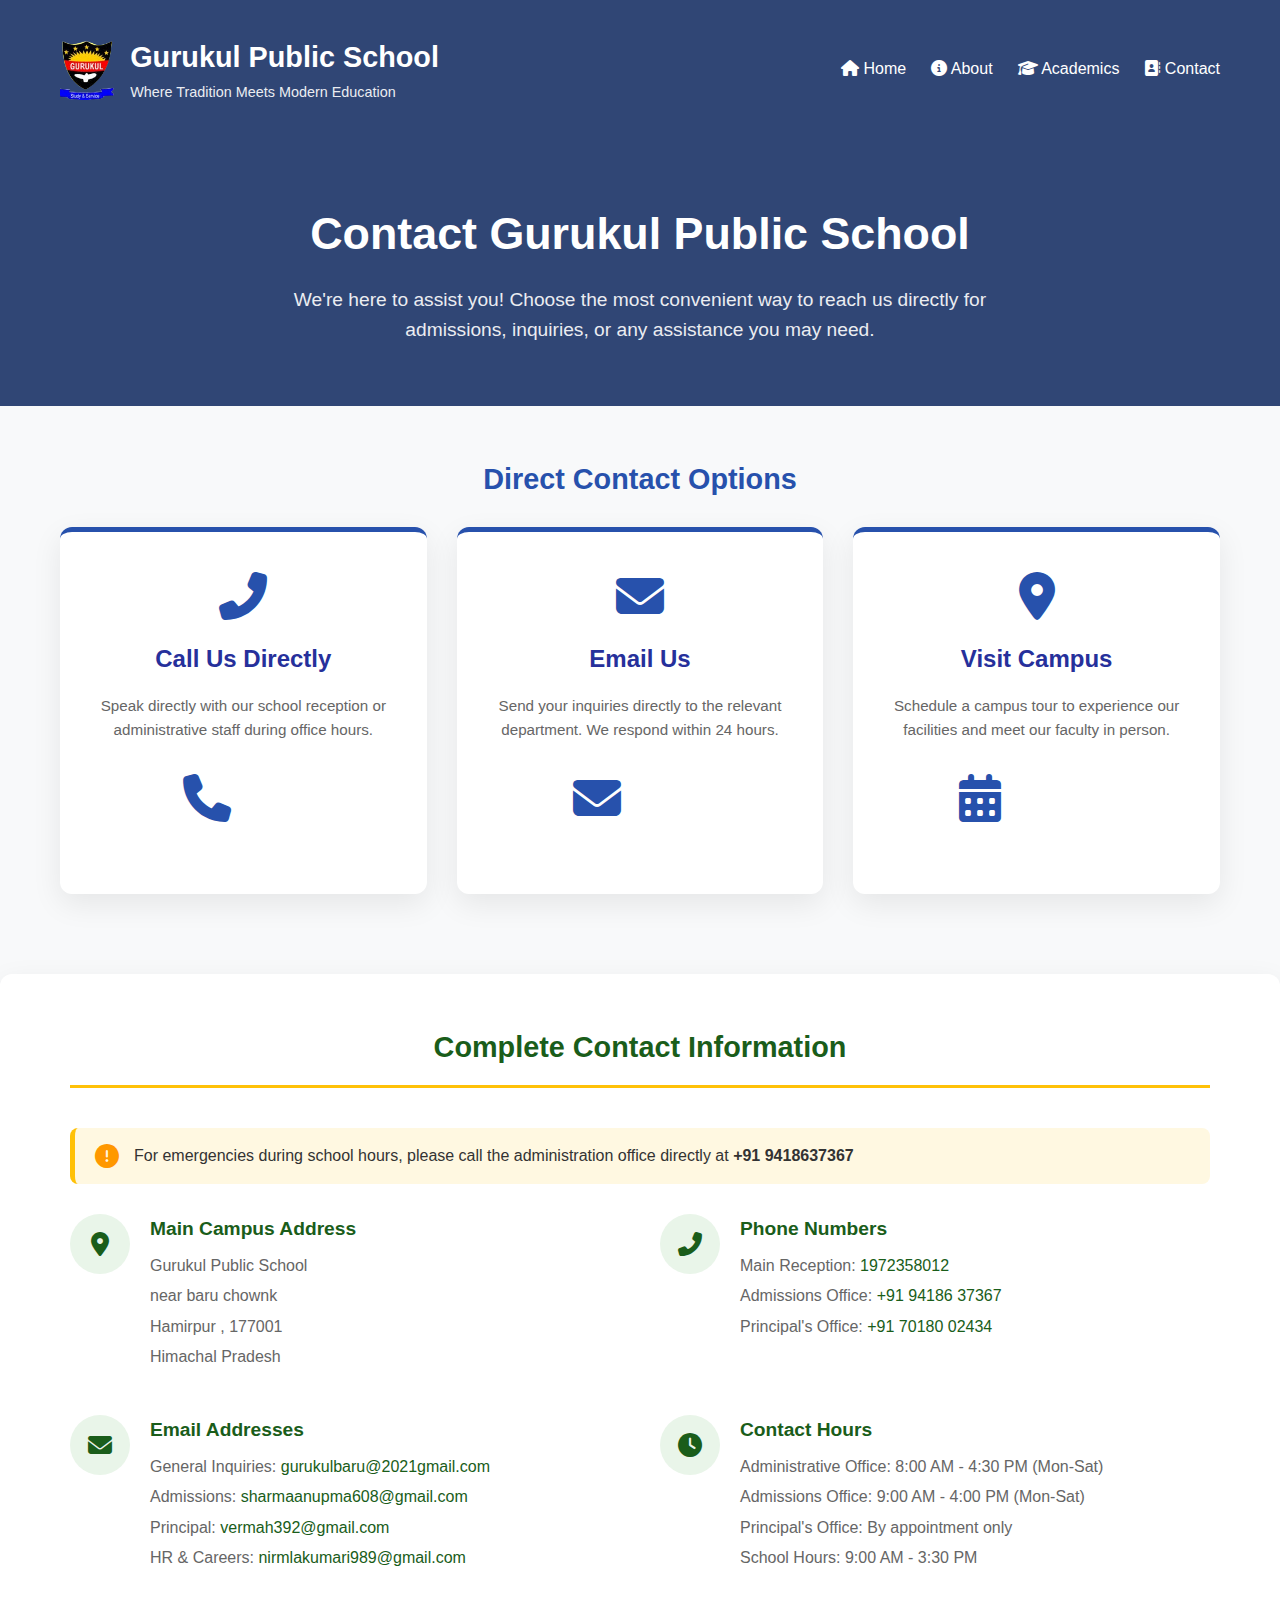
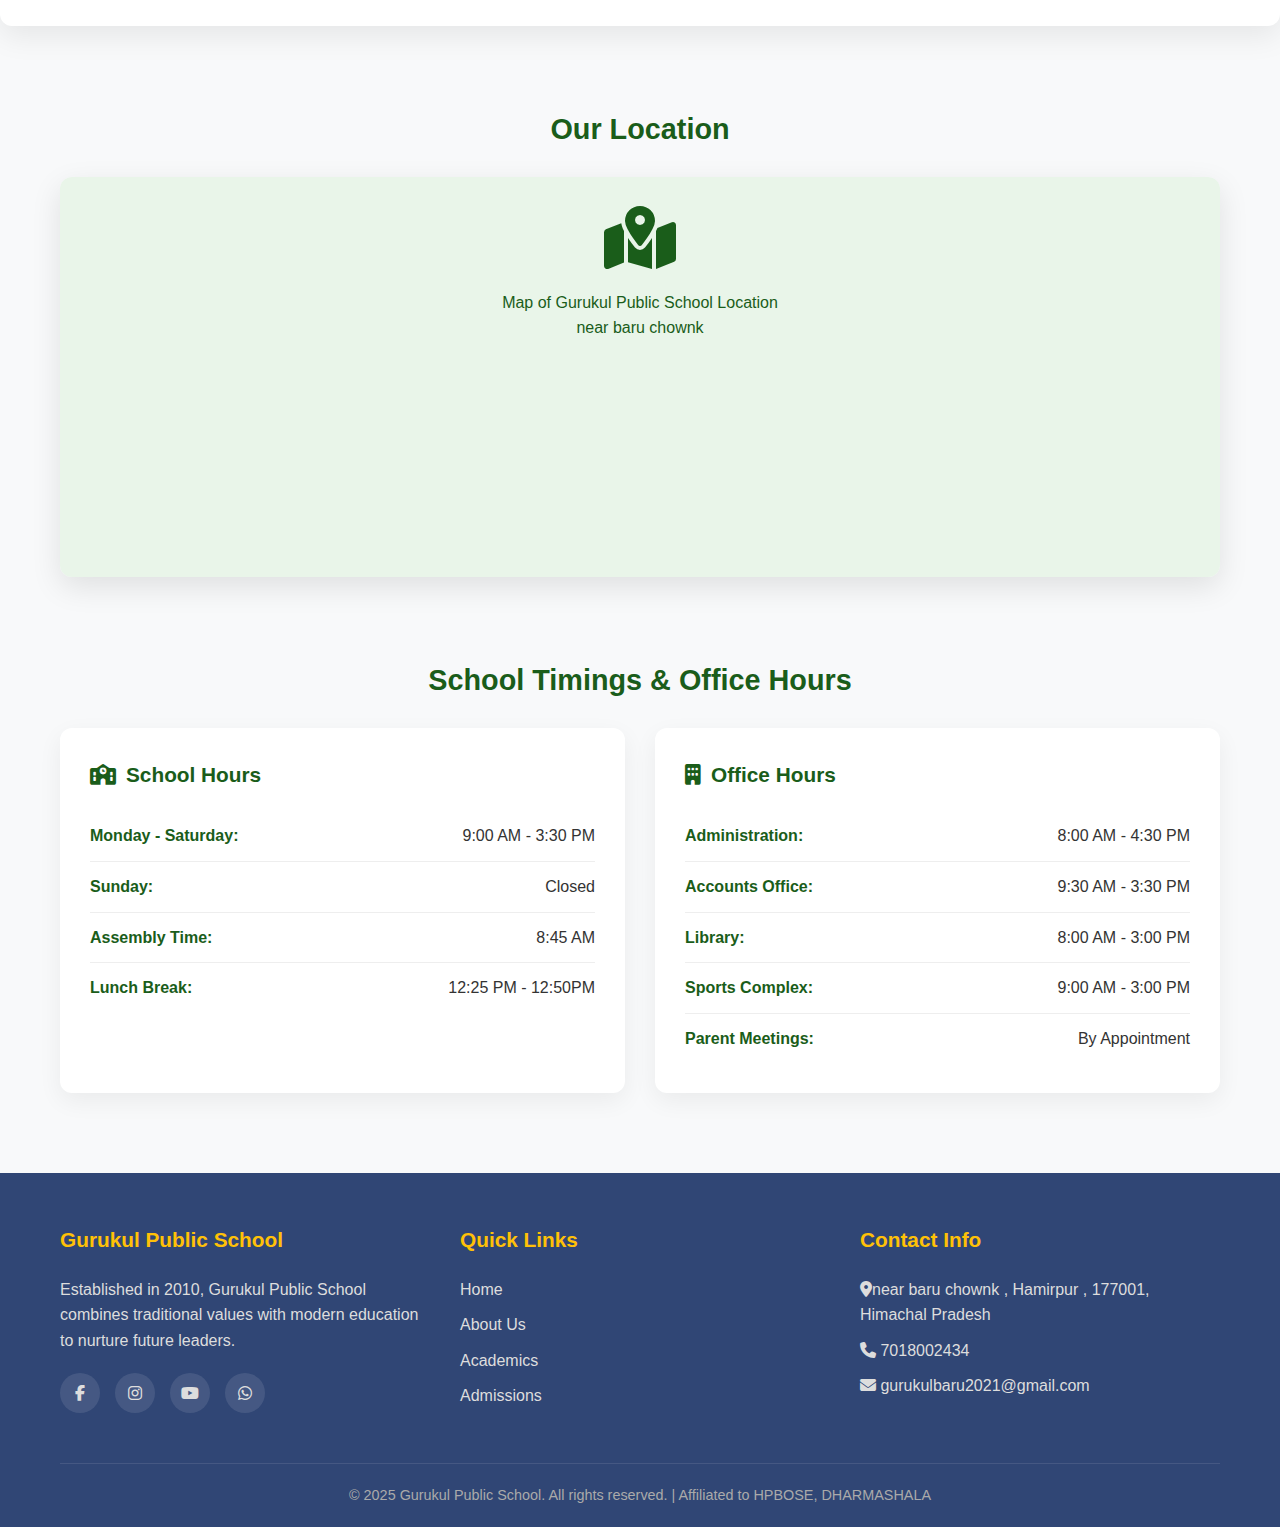
<file: contact.html>
<!DOCTYPE html>
<html lang="en">
<head>
    <meta charset="UTF-8">
    <meta name="viewport" content="width=device-width, initial-scale=1.0">
    <title>Contact Us | Gurukul Public School</title>
    <link rel="icon" type="image/png" href="assets/images/icon.png">
    <link rel="stylesheet" href="https://cdnjs.cloudflare.com/ajax/libs/font-awesome/6.4.0/css/all.min.css">
    <style>
        * {
            margin: 0;
            padding: 0;
            box-sizing: border-box;
            font-family: 'Segoe UI', Tahoma, Geneva, Verdana, sans-serif;
        }

        .school-logo {
            height: 60px;
            width: auto;
            border-radius: 5px;
            margin-top : 20px;
        }
        
        html, body {
            max-width: 100%;
            overflow-x: hidden;
        }

        body {
            background-color: #f8f9fa;
            color: #333;
            line-height: 1.6;
        }
        
        .container {
            max-width: 1200px;
            margin: 0 auto;
            padding: 0 20px;
        }
        
        /* Header Styles */
        header {
            background-color: rgb(48 70 117);
            color: white;
            padding: 20px 0;
            box-shadow: 0 4px 12px rgba(0, 0, 0, 0.1);
        }
        
        .header-content {
            display: flex;
            justify-content: space-between;
            align-items: center;
        }
        
        .logo {
            display: flex;
            align-items: center;
        }
        
        .logo-icon {
            font-size: 2.5rem;
            margin-right: 15px;
            color: #ffc107;
        }
        
        .logo-text h1 {
            font-size: 1.8rem;
            font-weight: 700;
        }
        
        .logo-text p {
            font-size: 0.9rem;
            opacity: 0.9;
        }
        
        nav ul {
            display: flex;
            list-style: none;
        }
        
        nav ul li {
            margin-left: 25px;
        }
        
        nav ul li a {
            color: white;
            text-decoration: none;
            font-weight: 500;
            transition: color 0.3s;
        }
        
        nav ul li a:hover {
            color: #ffc107;
        }
        
        /* Page Header */
        .page-header {
            background: rgb(48 70 117);
            color: white;
            padding: 60px 0;
            text-align: center;
            margin-bottom: 50px;
        }
        
        .page-header h2 {
            font-size: 2.8rem;
            margin-bottom: 15px;
        }
        
        .page-header p {
            font-size: 1.2rem;
            max-width: 700px;
            margin: 0 auto;
            opacity: 0.9;
        }
        
        /* Direct Contact Section */
        .direct-contact-section {
            margin-bottom: 80px;
        }
        
        .direct-contact-section h3 {
            color: rgb(39 81 172);;
            font-size: 1.8rem;
            margin-bottom: 25px;
            text-align: center;
        }
        
        .contact-options {
            display: grid;
            grid-template-columns: repeat(3, 1fr);
            gap: 30px;
        }
        
        @media (max-width: 900px) {
            .contact-options {
                grid-template-columns: repeat(2, 1fr);
            }
        }
        
        @media (max-width: 600px) {
            .contact-options {
                grid-template-columns: 1fr;
            }
        }
        
        .contact-option {
            background: white;
            padding: 40px 30px;
            border-radius: 12px;
            box-shadow: 0 10px 30px rgba(0, 0, 0, 0.08);
            text-align: center;
            transition: transform 0.3s, box-shadow 0.3s;
            border-top: 5px solid rgb(39 81 172);;
        }
        
        .contact-option:hover {
            transform: translateY(-10px);
            box-shadow: 0 15px 35px rgba(0, 0, 0, 0.12);
        }
        
        .contact-option i {
            font-size: 3rem;
            color: #2751ac;
            margin-bottom: 20px;
        }
        
        .contact-option h4 {
            color: #26309b;
            font-size: 1.5rem;
            margin-bottom: 15px;
        }
        
        .contact-option p {
            color: #666;
            margin-bottom: 20px;
            font-size: 0.95rem;
        }
        
        .contact-btn {
            display: inline-block;
            background-color: #ffffff;
            color: white;
            text-decoration: none;
            padding: 12px 25px;
            border-radius: 8px;
            font-weight: 600;
            transition: background-color 0.3s, transform 0.2s;
        }
        
        .contact-btn:hover {
            background-color: #ffffff;
            transform: translateY(-3px);
        }
        
        /* Contact Information */
        .contact-info-section {
            background: white;
            padding: 50px;
            border-radius: 12px;
            box-shadow: 0 10px 30px rgba(0, 0, 0, 0.08);
            margin-bottom: 80px;
        }
        
        .contact-info-section h3 {
            color: #1a5d1a;
            font-size: 1.8rem;
            margin-bottom: 40px;
            text-align: center;
            padding-bottom: 15px;
            border-bottom: 3px solid #ffc107;
        }
        
        .info-grid {
            display: grid;
            grid-template-columns: repeat(2, 1fr);
            gap: 40px;
        }
        
        @media (max-width: 768px) {
            .info-grid {
                grid-template-columns: 1fr;
            }
        }
        
        .info-item {
            display: flex;
            align-items: flex-start;
        }
        
        .info-icon {
            background-color: #e9f5e9;
            color: #1a5d1a;
            width: 60px;
            height: 60px;
            border-radius: 50%;
            display: flex;
            align-items: center;
            justify-content: center;
            margin-right: 20px;
            font-size: 1.5rem;
            flex-shrink: 0;
        }
        
        .info-details h4 {
            color: #1a5d1a;
            margin-bottom: 8px;
            font-size: 1.2rem;
        }
        
        .info-details p {
            color: #666;
            margin-bottom: 5px;
        }
        
        .info-details a {
            color: #1a5d1a;
            text-decoration: none;
            font-weight: 500;
        }
        
        .info-details a:hover {
            text-decoration: underline;
        }
        
        /* Map Section */
        .map-section {
            margin-bottom: 80px;
        }
        
        .map-section h3 {
            color: #1a5d1a;
            font-size: 1.8rem;
            margin-bottom: 25px;
            text-align: center;
        }
        
        .map-container {
            border-radius: 12px;
            overflow: hidden;
            box-shadow: 0 10px 30px rgba(0, 0, 0, 0.1);
            height: 400px;
        }
        
        .map-placeholder {
            background: #e9f5e9;
            height: 100%;
            display: flex;
            flex-direction: column;
            align-items: center;
            justify-content: center;
            color: #1a5d1a;
        }
        
        .map-placeholder i {
            font-size: 4rem;
            margin-bottom: 20px;
        }
        
        /* School Hours Section */
        .hours-section {
            margin-bottom: 80px;
        }
        
        .hours-section h3 {
            color: #1a5d1a;
            font-size: 1.8rem;
            margin-bottom: 25px;
            text-align: center;
        }
        
        .hours-container {
            display: grid;
            grid-template-columns: repeat(2, 1fr);
            gap: 30px;
        }
        
        @media (max-width: 768px) {
            .hours-container {
                grid-template-columns: 1fr;
            }
        }
        
        .hours-card {
            background: white;
            padding: 30px;
            border-radius: 12px;
            box-shadow: 0 8px 25px rgba(0, 0, 0, 0.06);
        }
        
        .hours-card h4 {
            color: #1a5d1a;
            margin-bottom: 20px;
            font-size: 1.3rem;
            display: flex;
            align-items: center;
        }
        
        .hours-card h4 i {
            margin-right: 10px;
        }
        
        .hours-list {
            list-style: none;
        }
        
        .hours-list li {
            display: flex;
            justify-content: space-between;
            padding: 12px 0;
            border-bottom: 1px solid #eee;
        }
        
        .hours-list li:last-child {
            border-bottom: none;
        }
        
        .hours-list li span {
            font-weight: 600;
            color: #1a5d1a;
        }
        
        /* Footer */
        footer {
            background-color: rgb(48 70 117);
            color: white;
            padding: 50px 0 20px;
        }
        
        .footer-content {
            display: grid;
            grid-template-columns: repeat(3, 1fr);
            gap: 40px;
            margin-bottom: 40px;
        }
        
        @media (max-width: 768px) {
            .footer-content {
                grid-template-columns: 1fr;
            }
        }
        
        .footer-column h4 {
            font-size: 1.3rem;
            margin-bottom: 20px;
            color: #ffc107;
        }
        
        .footer-column p, .footer-column a {
            color: #ddd;
            margin-bottom: 10px;
            display: block;
            text-decoration: none;
        }
        
        .footer-column a:hover {
            color: #ffc107;
        }
        
        .social-icons {
            display: flex;
            gap: 15px;
            margin-top: 20px;
        }
        
        .social-icons a {
            display: flex;
            align-items: center;
            justify-content: center;
            width: 40px;
            height: 40px;
            background-color: rgba(255, 255, 255, 0.1);
            border-radius: 50%;
            transition: background-color 0.3s;
        }
        
        .social-icons a:hover {
            background-color: #ffc107;
        }
        
        .copyright {
            text-align: center;
            padding-top: 20px;
            border-top: 1px solid rgba(255, 255, 255, 0.1);
            color: #aaa;
            font-size: 0.9rem;
        }
        
        /* Responsive Design */
        @media (max-width: 768px) {
            .header-content {
                flex-direction: column;
                text-align: center;
            }
            
            nav ul {
                margin-top: 20px;
                justify-content: center;
                flex-wrap: wrap;
            }
            
            nav ul li {
                margin: 5px 15px;
            }
            
            .page-header h2 {
                font-size: 2.2rem;
            }
            
            .contact-info-section {
                padding: 30px 20px;
            }
        }
        
        /* Emergency Notice */
        .emergency-notice {
            background-color: #fff8e1;
            border-left: 5px solid #ffc107;
            padding: 15px 20px;
            margin-bottom: 30px;
            border-radius: 8px;
            display: flex;
            align-items: center;
        }
        
        .emergency-notice i {
            color: #ff9800;
            font-size: 1.5rem;
            margin-right: 15px;
        }
        
        .emergency-notice p {
            margin: 0;
            font-weight: 500;
        }
    </style>
</head>
<body>
    <!-- Header -->
    <header>
        <div class="container header-content">
            <div class="logo">
                <div class="logo-icon">
                    <img src="assets/images/logo_bg.png" alt="School Logo" class="school-logo">
                </div>
                <div class="logo-text">
                    <h1>Gurukul Public School</h1>
                    <p>Where Tradition Meets Modern Education</p>
                </div>
            </div>
            <nav>
                <ul>
                    <li><a href="index.html"><i class="fas fa-home"></i> Home</a></li>
                    <li><a href="about.html"><i class="fas fa-info-circle"></i> About</a></li>
                    <li><a href="academics.html"><i class="fas fa-graduation-cap"></i> Academics</a></li>
                    <li><a href="contact.html" class="active"><i class="fas fa-address-book"></i> Contact</a></li>
                </ul>
            </nav>
        </div>
    </header>

    <!-- Page Header -->
    <section class="page-header">
        <div class="container">
            <h2>Contact Gurukul Public School</h2>
            <p>We're here to assist you! Choose the most convenient way to reach us directly for admissions, inquiries, or any assistance you may need.</p>
        </div>
    </section>

    <!-- Direct Contact Options -->
    <section class="direct-contact-section">
        <div class="container">
            <h3>Direct Contact Options</h3>
            
            <div class="contact-options">
                <div class="contact-option">
                    <i class="fas fa-phone-alt"></i>
                    <h4>Call Us Directly</h4>
                    <p>Speak directly with our school reception or administrative staff during office hours.</p>
                    <a href="tel:01972358012" class="contact-btn">
                        <i class="fas fa-phone"></i> Call Now
                    </a>
                </div>
                
                <div class="contact-option">
                    <i class="fas fa-envelope"></i>
                    <h4>Email Us</h4>
                    <p>Send your inquiries directly to the relevant department. We respond within 24 hours.</p>
                    <a href="mailto:gurukulbaru2021@gmail.com" class="contact-btn">
                        <i class="fas fa-envelope"></i> Email Now
                    </a>
                </div>
                
                <div class="contact-option">
                    <i class="fas fa-map-marker-alt"></i>
                    <h4>Visit Campus</h4>
                    <p>Schedule a campus tour to experience our facilities and meet our faculty in person.</p>
                    <a href="tel:01972358012" class="contact-btn">
                        <i class="fas fa-calendar-alt"></i> Schedule Visit
                    </a>
                </div>
            </div>
        </div>
    </section>

    <!-- Contact Information -->
    <section class="contact-info-section">
        <div class="container">
            <h3>Complete Contact Information</h3>
            
            <div class="emergency-notice">
                <i class="fas fa-exclamation-circle"></i>
                <p>For emergencies during school hours, please call the administration office directly at <strong>+91 9418637367</strong></p>
            </div>
            
            <div class="info-grid">
                <div class="info-item">
                    <div class="info-icon">
                        <i class="fas fa-map-marker-alt"></i>
                    </div>
                    <div class="info-details">
                        <h4>Main Campus Address</h4>
                        <p>Gurukul Public School</p>
                        <p>near baru chownk</p>
                        <p>Hamirpur , 177001</p>
                        <p>Himachal Pradesh</p>
                    </div>
                </div>
                
                <div class="info-item">
                    <div class="info-icon">
                        <i class="fas fa-phone-alt"></i>
                    </div>
                    <div class="info-details">
                        <h4>Phone Numbers</h4>
                        <p>Main Reception: <a href="tel:01972358012"> 1972358012</a></p>
                        <p>Admissions Office: <a href="tel:9418637367">+91 94186 37367</a></p>
                        <p>Principal's Office: <a href="tel:7018002434">+91 70180 02434</a></p>
                        
                    </div>
                </div>
                
                <div class="info-item">
                    <div class="info-icon">
                        <i class="fas fa-envelope"></i>
                    </div>
                    <div class="info-details">
                        <h4>Email Addresses</h4>
                        <p>General Inquiries: <a href="mailto:gurukulbaru@2021gmail.com">gurukulbaru@2021gmail.com</a></p>
                        <p>Admissions: <a href="mailto:sharmaanupma608@gmail.com">sharmaanupma608@gmail.com</a></p>
                        <p>Principal: <a href="mailto:vermah392@gmail.com">vermah392@gmail.com</a></p>
                        <p>HR & Careers: <a href="mailto:nirmlakumari989@gmail.com">nirmlakumari989@gmail.com</a></p>
                    </div>
                </div>
                
                <div class="info-item">
                    <div class="info-icon">
                        <i class="fas fa-clock"></i>
                    </div>
                    <div class="info-details">
                        <h4>Contact Hours</h4>
                        <p>Administrative Office: 8:00 AM - 4:30 PM (Mon-Sat)</p>
                        <p>Admissions Office: 9:00 AM - 4:00 PM (Mon-Sat)</p>
                        <p>Principal's Office: By appointment only</p>
                        <p>School Hours: 9:00 AM - 3:30 PM</p>
                    </div>
                </div>
            </div>
        </div>
    </section>

    <!-- Map Section -->
    <section class="map-section">
        <div class="container">
            <h3>Our Location</h3>
            <div class="map-container">
                <div class="map-placeholder">
                    <i class="fas fa-map-marked-alt"></i>
                    <p>Map of Gurukul Public School Location</p>
                    <p>near baru chownk</p>
                    <p><small> <iframe 
        src="https://www.google.com/maps/embed?pb=!1m18!1m12!1m3!1d811.3445886597273!2d76.53800897995563!3d31.676536457692155!2m3!1f0!2f0!3f0!3m2!1i1024!2i768!4f13.1!3m3!1m2!1s0x3904d5a182050095%3A0x79b56675fde5851d!2sGurukul%20Public%20School%20Baru!5e1!3m2!1sen!2sin!4v1764761108630!5m2!1sen!2sin"
        width="100%" 
        height="200"
        style="border:0; border-radius:8px;"
        allowfullscreen 
        loading="lazy"
        referrerpolicy="no-referrer-when-downgrade">
    </iframe></small></p>
                </div>
            </div>
        </div>
    </section>

    <!-- School Hours Section -->
    <section class="hours-section">
        <div class="container">
            <h3>School Timings & Office Hours</h3>
            <div class="hours-container">
                <div class="hours-card">
                    <h4><i class="fas fa-school"></i> School Hours</h4>
                    <ul class="hours-list">
                        <li><span>Monday - Saturday:</span> 9:00 AM - 3:30 PM</li>
                        <li><span>Sunday:</span> Closed</li>
                        <li><span>Assembly Time:</span> 8:45 AM</li>
                        <li><span>Lunch Break:</span> 12:25 PM - 12:50PM</li>
                    </ul>
                </div>
                
                <div class="hours-card">
                    <h4><i class="fas fa-building"></i> Office Hours</h4>
                    <ul class="hours-list">
                        <li><span>Administration:</span> 8:00 AM - 4:30 PM</li>
                        <li><span>Accounts Office:</span> 9:30 AM - 3:30 PM</li>
                        <li><span>Library:</span> 8:00 AM - 3:00 PM</li>
                        <li><span>Sports Complex:</span> 9:00 AM - 3:00 PM</li>
                        <li><span>Parent Meetings:</span> By Appointment</li>
                    </ul>
                </div>
            </div>
        </div>
    </section>

    <!-- Footer -->
    <footer>
        <div class="container">
            <div class="footer-content">
                <div class="footer-column">
                    <h4>Gurukul Public School</h4>
                    <p>Established in 2010, Gurukul Public School combines traditional values with modern education to nurture future leaders.</p>
                    <div class="social-icons">
                        <a href="https://www.facebook.com/gurukul.hamirpur?mibextid=ZbWKwL"><i class="fab fa-facebook-f"></i></a>
                        <a href="https://www.instagram.com/gurukulbaru0987?igsh=NXBrdHBkdmRna2Y4"><i class="fab fa-instagram"></i></a>
                        <a href="https://youtube.com/@gurukulpublicschoolbaru5020?si=BIqX0mtdQ4Fqz6Gj"><i class="fab fa-youtube"></i></a>
 <a href="https://wa.me/919317961414"><i class="fab fa-whatsapp"></i></a>                    </div>
                </div>
                
                <div class="footer-column">
                    <h4>Quick Links</h4>
                    <a href="index.html">Home</a>
                    <a href="about.html">About Us</a>
                    <a href="academics.html">Academics</a>
                    <a href="admission.html">Admissions</a>
                </div>
                
                <div class="footer-column">
                    <h4>Contact Info</h4>
                    <p><i class="fas fa-map-marker-alt"></i>near baru chownk , Hamirpur , 177001, Himachal Pradesh</p>
                    <p><i class="fas fa-phone"></i> 7018002434</p>
                    <p><i class="fas fa-envelope"></i> gurukulbaru2021@gmail.com</p>
                </div>
            </div>
            
            <div class="copyright">
                <p>&copy; 2025 Gurukul Public School. All rights reserved. | Affiliated to HPBOSE, DHARMASHALA</p>
            </div>
        </div>
    </footer>

    <script>
        // Add interactivity to contact buttons
        document.querySelectorAll('.contact-btn').forEach(button => {
            button.addEventListener('mouseenter', function() {
                this.style.boxShadow = '0 5px 15px rgba(26, 93, 26, 0.3)';
            });
            
            button.addEventListener('mouseleave', function() {
                this.style.boxShadow = 'none';
            });
        });
        
        // Schedule visit button functionality
        document.querySelector('a[href="#visit"]').addEventListener('click', function(e) {
            e.preventDefault();
            const phoneNumber = "+911123456789";
            const confirmVisit = confirm(`Would you like to schedule a campus visit? We'll call you at ${phoneNumber} to arrange a suitable time.`);
            
            if (confirmVisit) {
                alert("Thank you! Our admissions team will contact you within 24 hours to schedule your campus visit.");
            }
        });
        
        // Emergency notice animation
        const emergencyNotice = document.querySelector('.emergency-notice');
        setInterval(() => {
            emergencyNotice.style.borderLeftColor = emergencyNotice.style.borderLeftColor === '#ffc107' ? '#ff9800' : '#ffc107';
        }, 1000);
    </script>
</body>
</html>
</file>
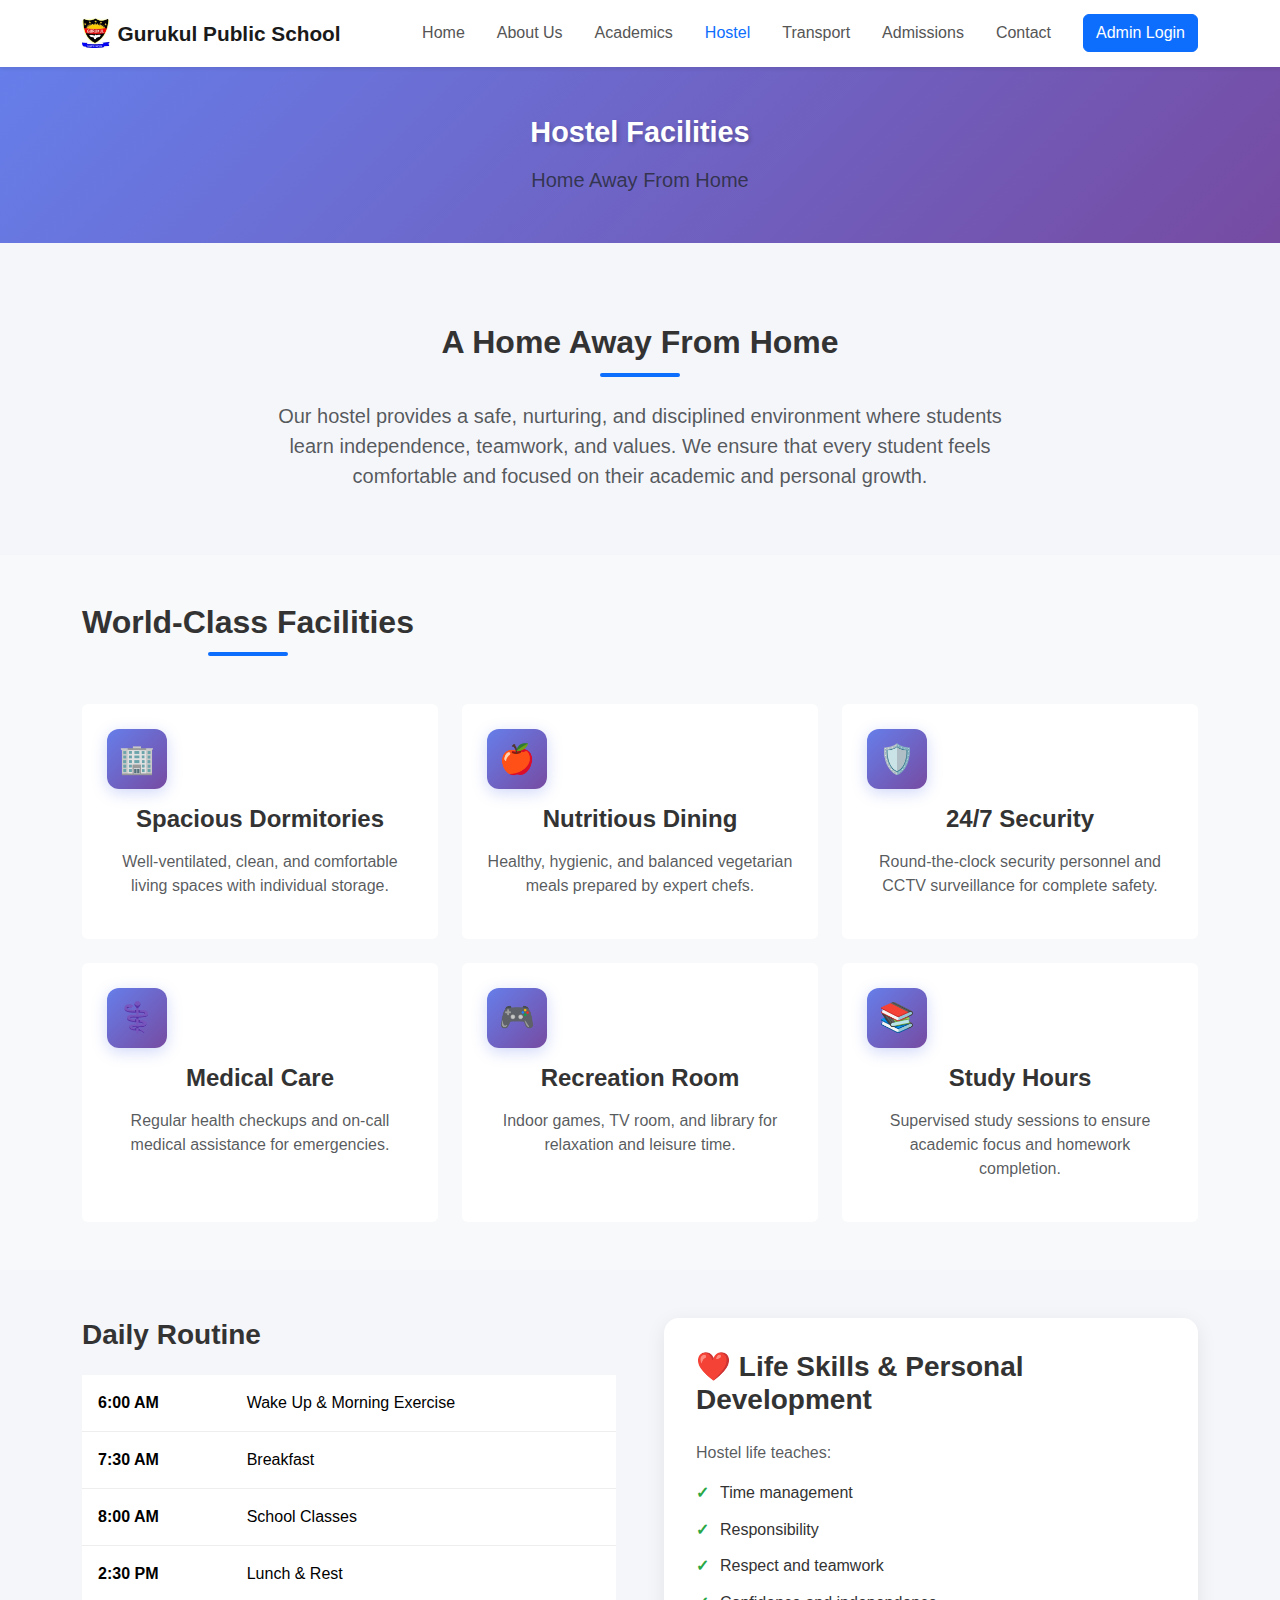
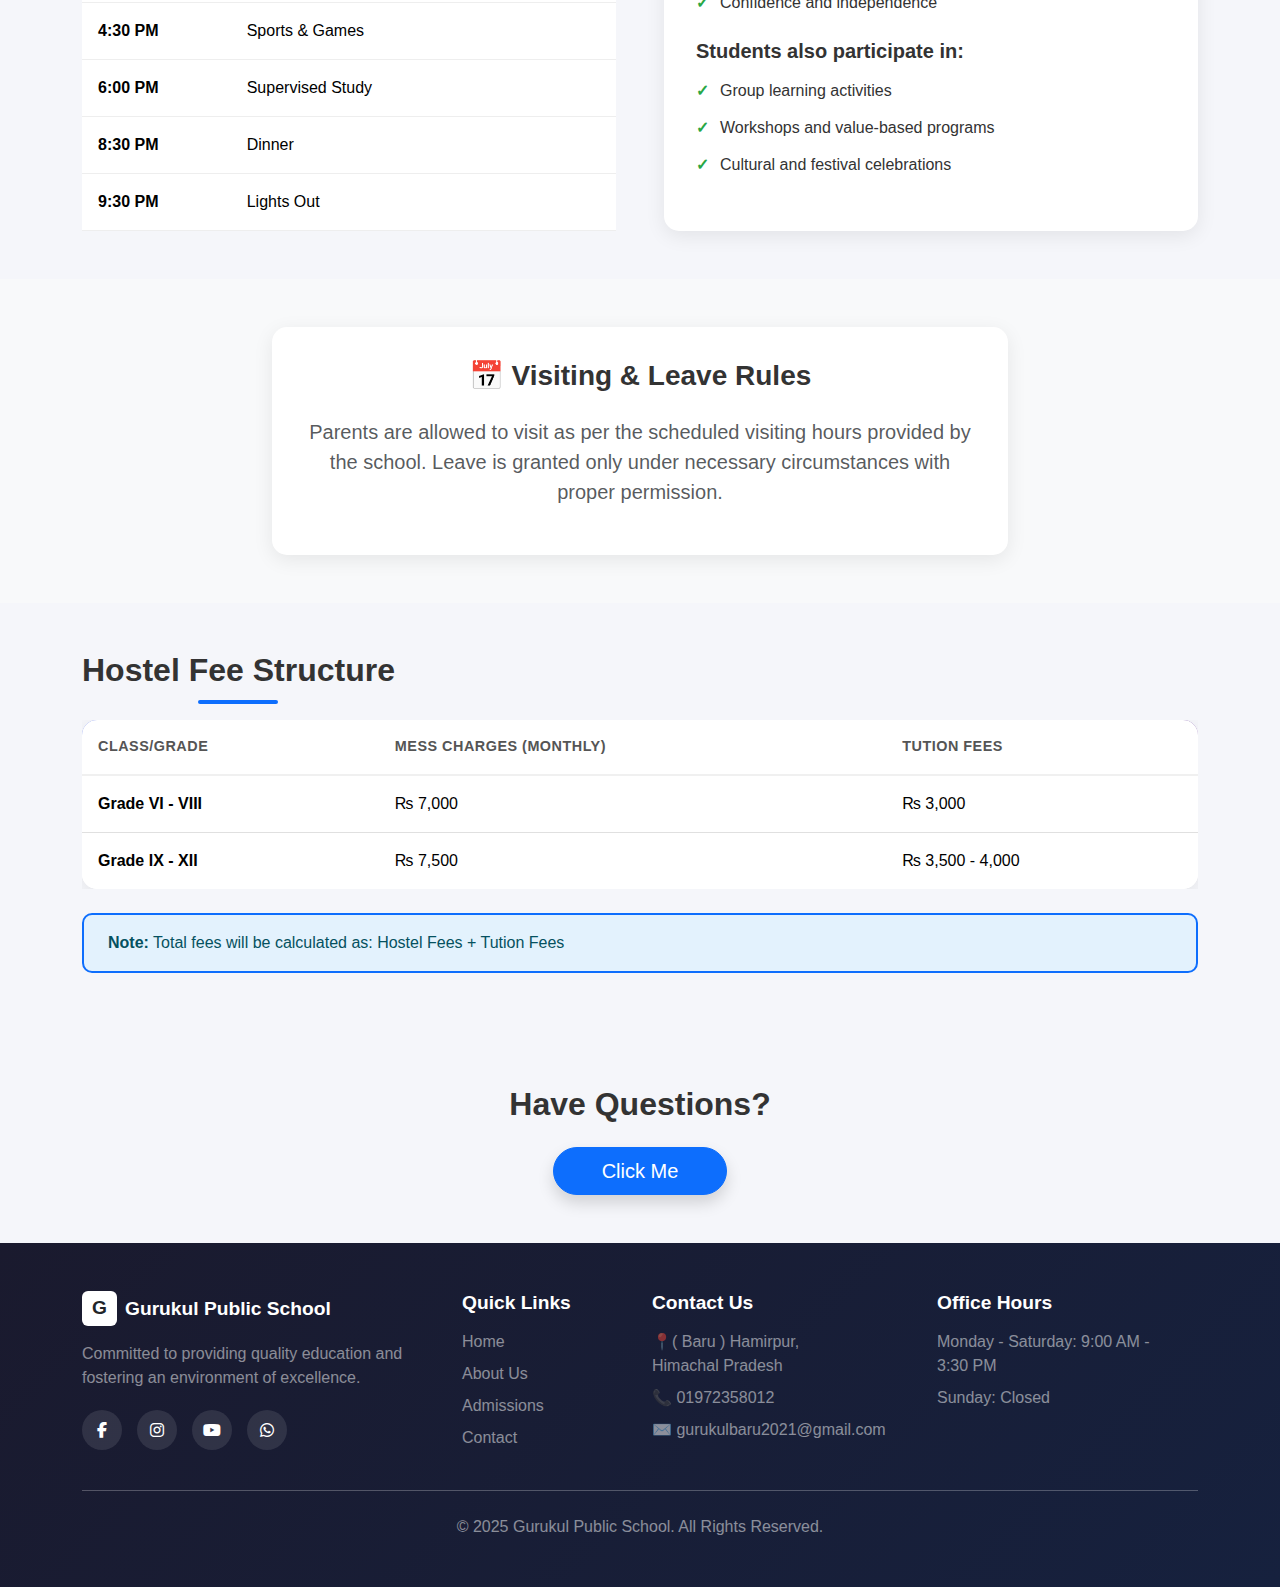
<file: hostel.html>
<!DOCTYPE html>
<html lang="en">

<head>
    <meta charset="UTF-8">
    <meta name="viewport" content="width=device-width, initial-scale=1.0">
    <title>Hostel Facilities - Gurukul Public School Baru</title>
    <link rel="icon" type="image/png" href="assets/images/icon.png">
    <link rel="stylesheet" href="https://cdnjs.cloudflare.com/ajax/libs/font-awesome/6.4.0/css/all.min.css">
    <!-- Bootstrap CSS -->
    <link href="https://cdn.jsdelivr.net/npm/bootstrap@5.3.0/dist/css/bootstrap.min.css" rel="stylesheet">

    <!-- Custom CSS -->
    <link rel="stylesheet" href="assets/css/style.css">

    <style>
        
        html, body {
            max-width: 100%;
            overflow-x: hidden;
        }

        .social-icons {
            display: flex;
            gap: 15px;
            margin-top: 20px;
        }
        
        .social-icons a {
            display: flex;
            align-items: center;
            justify-content: center;
            width: 40px;
            height: 40px;
            color: white !important;
            background-color: rgba(255, 255, 255, 0.1) !important;
            border-radius: 50%;
            transition: background-color 0.3s;
            text-decoration: none;
        }
        
        .social-icons a:hover {
            background-color: #ffc107;
        }

        .hostel-schedule-table th {
            background: linear-gradient(135deg, #667eea 0%, #764ba2 100%);
            color: white;
            padding: 1rem;
        }

        .hostel-schedule-table td {
            padding: 1rem;
            border-bottom: 1px solid #eee;
        }

        .life-skills-card,
        .rules-card {
            background: white;
            border-radius: 15px;
            box-shadow: 0 5px 20px rgba(0, 0, 0, 0.08);
            padding: 2rem;
            height: 100%;
            transition: all 0.3s ease;
        }

        .life-skills-card:hover,
        .rules-card:hover {
            transform: translateY(-5px);
            box-shadow: 0 10px 30px rgba(0, 0, 0, 0.15);
        }

        .check-list li {
            margin-bottom: 0.8rem;
            position: relative;
            padding-left: 1.5rem;
        }

        .check-list li::before {
            content: '✓';
            position: absolute;
            left: 0;
            color: #28a745;
            font-weight: bold;
        }

        .time {
            padding-right: 20px;
        }

        /* Mobile Responsiveness */
        @media (max-width: 768px) {

            .hostel-schedule-table th,
            .hostel-schedule-table td {
                padding: 0.5rem;
                font-size: 0.9rem;
            }

            .life-skills-card,
            .rules-card {
                padding: 1.5rem;
            }

            .section-title {
                font-size: 1.75rem;
            }

            .page-header h1 {
                font-size: 2.5rem;
            }
        }
    </style>
</head>

<body>

    <!-- Navbar -->
    <nav class="navbar navbar-expand-lg navbar-light bg-white sticky-top shadow-sm">
        <div class="container">
            <a class="navbar-brand d-flex align-items-center" href="index.html">
                <img src="assets/images/logo.jpeg" alt="School Logo" class="school-logo">
                <span class="ms-2">Gurukul Public School</span>
            </a>
            <button class="navbar-toggler" type="button" data-bs-toggle="collapse" data-bs-target="#navbarNav">
                <span class="navbar-toggler-icon"></span>
            </button>
            <div class="collapse navbar-collapse" id="navbarNav">
                <ul class="navbar-nav ms-auto align-items-lg-center">
                    <li class="nav-item">
                        <a class="nav-link" href="index.html">Home</a>
                    </li>
                    <li class="nav-item">
                        <a class="nav-link" href="about.html">About Us</a>
                    </li>
                    <li class="nav-item">
                        <a class="nav-link" href="academics.html">Academics</a>
                    </li>
                    <li class="nav-item">
                        <a class="nav-link active" href="hostel.html">Hostel</a>
                    </li>
                    <li class="nav-item">
                        <a class="nav-link" href="transport.html">Transport</a>
                    </li>
                    <li class="nav-item">
                        <a class="nav-link" href="admission.html">Admissions</a>
                    </li>
                    <li class="nav-item">
                        <a class="nav-link" href="contact.html">Contact</a>
                    </li>
                    <li class="nav-item ms-lg-3 mt-2 mt-lg-0">
                         <a class="btn btn-primary" href="admin/login.php">Admin Login</a>
                    </li>
                </ul>
            </div>
        </div>
    </nav>

    <!-- Page Header -->
    <section class="page-header">
        <div class="container text-center">
            <h1 class="display-4 fw-bold mb-3">Hostel Facilities</h1>
            <p class="lead text-muted">Home Away From Home</p>
        </div>
    </section>

    <!-- Intro Section -->
    <section class="py-4 py-md-5">
        <div class="container text-center">
            <div class="row justify-content-center">
                <div class="col-lg-8">
                    <h2 class="section-title mb-3 mb-md-4">A Home Away From Home</h2>
                    <p class="lead text-muted">
                        Our hostel provides a safe, nurturing, and disciplined environment where students learn
                        independence, teamwork, and values.
                        We ensure that every student feels comfortable and focused on their academic and personal
                        growth.
                    </p>
                </div>
            </div>
        </div>
    </section>

    <!-- Facilities Grid -->
    <section class="py-4 py-md-5 bg-light">
        <div class="container">
            <h2 class="section-title text-center mb-4 mb-md-5">World-Class Facilities</h2>
            <div class="row g-3 g-md-4">
                <!-- Facility 1 -->
                <div class="col-md-4">
                    <div class="facility-card h-100 bg-white p-4 rounded text-center">
                        <div class="facility-icon mb-3">
                            🏢
                        </div>
                        <h4 class="fw-bold mb-3">Spacious Dormitories</h4>
                        <p class="text-muted">Well-ventilated, clean, and comfortable living spaces with individual
                            storage.</p>
                    </div>
                </div>
                <!-- Facility 2 -->
                <div class="col-md-4">
                    <div class="facility-card h-100 bg-white p-4 rounded text-center">
                        <div class="facility-icon mb-3">
                            🍎
                        </div>
                        <h4 class="fw-bold mb-3">Nutritious Dining</h4>
                        <p class="text-muted">Healthy, hygienic, and balanced vegetarian meals prepared by expert chefs.
                        </p>
                    </div>
                </div>
                <!-- Facility 3 -->
                <div class="col-md-4">
                    <div class="facility-card h-100 bg-white p-4 rounded text-center">
                        <div class="facility-icon mb-3">
                            🛡️
                        </div>
                        <h4 class="fw-bold mb-3">24/7 Security</h4>
                        <p class="text-muted">Round-the-clock security personnel and CCTV surveillance for complete
                            safety.</p>
                    </div>
                </div>
                <!-- Facility 4 -->
                <div class="col-md-4">
                    <div class="facility-card h-100 bg-white p-4 rounded text-center">
                        <div class="facility-icon mb-3">
                            ⚕️
                        </div>
                        <h4 class="fw-bold mb-3">Medical Care</h4>
                        <p class="text-muted">Regular health checkups and on-call medical assistance for emergencies.
                        </p>
                    </div>
                </div>
                <!-- Facility 5 -->
                <div class="col-md-4">
                    <div class="facility-card h-100 bg-white p-4 rounded text-center">
                        <div class="facility-icon mb-3">
                            🎮
                        </div>
                        <h4 class="fw-bold mb-3">Recreation Room</h4>
                        <p class="text-muted">Indoor games, TV room, and library for relaxation and leisure time.</p>
                    </div>
                </div>
                <!-- Facility 6 -->
                <div class="col-md-4">
                    <div class="facility-card h-100 bg-white p-4 rounded text-center">
                        <div class="facility-icon mb-3">
                            📚
                        </div>
                        <h4 class="fw-bold mb-3">Study Hours</h4>
                        <p class="text-muted">Supervised study sessions to ensure academic focus and homework
                            completion.</p>
                    </div>
                </div>
            </div>
        </div>
    </section>

    <!-- Daily Schedule & Life Skills -->
    <section class="py-4 py-md-5">
        <div class="container">
            <div class="row g-4 g-md-5">
                <!-- Daily Schedule -->
                <div class="col-lg-6">
                    <h3 class="fw-bold mb-4">Daily Routine</h3>
                    <div class="table-responsive">
                        <table class="table hostel-schedule-table w-100">
                            <tbody>
                                <tr>
                                    <td><strong>6:00 AM</strong></td>
                                    <td>Wake Up & Morning Exercise</td>
                                </tr>
                                <tr>
                                    <td><strong>7:30 AM</strong></td>
                                    <td>Breakfast</td>
                                </tr>
                                <tr>
                                    <td><strong>8:00 AM</strong></td>
                                    <td>School Classes</td>
                                </tr>
                                <tr>
                                    <td><strong>2:30 PM</strong></td>
                                    <td>Lunch & Rest</td>
                                </tr>
                                <tr>
                                    <td><strong>4:30 PM</strong></td>
                                    <td>Sports & Games</td>
                                </tr>
                                <tr>
                                    <td><strong>6:00 PM</strong></td>
                                    <td>Supervised Study</td>
                                </tr>
                                <tr>
                                    <td><strong>8:30 PM</strong></td>
                                    <td>Dinner</td>
                                </tr>
                                <tr>
                                    <td><strong>9:30 PM</strong></td>
                                    <td>Lights Out</td>
                                </tr>
                            </tbody>
                        </table>
                    </div>
                </div>

                <!-- Life Skills -->
                <div class="col-lg-6">
                    <div class="life-skills-card">
                        <h3 class="fw-bold mb-4">❤️ Life Skills & Personal Development</h3>
                        <p class="text-muted mb-3">Hostel life teaches:</p>
                        <ul class="list-unstyled check-list mb-4">
                            <li>Time management</li>
                            <li>Responsibility</li>
                            <li>Respect and teamwork</li>
                            <li>Confidence and independence</li>
                        </ul>

                        <h5 class="fw-bold mt-4 mb-3">Students also participate in:</h5>
                        <ul class="list-unstyled check-list">
                            <li>Group learning activities</li>
                            <li>Workshops and value-based programs</li>
                            <li>Cultural and festival celebrations</li>
                        </ul>
                    </div>
                </div>
            </div>
        </div>
    </section>

    <!-- Rules Section -->
    <section class="py-4 py-md-5 bg-light">
        <div class="container">
            <div class="row justify-content-center">
                <div class="col-lg-8">
                    <div class="rules-card text-center">
                        <h3 class="fw-bold mb-4">📅 Visiting & Leave Rules</h3>
                        <p class="lead text-muted">
                            Parents are allowed to visit as per the scheduled visiting hours provided by the school.
                            Leave is granted only under necessary circumstances with proper permission.
                        </p>
                    </div>
                </div>
            </div>
        </div>
    </section>

    <!-- Fee Structure -->
    <section class="fee-structure py-4 py-md-5">
        <div class="container">
            <h2 class="section-title text-center mb-3">Hostel Fee Structure</h2>

            <div class="table-responsive">
                <table class="table fee-table">
                    <thead>
                        <tr>
                            <th>CLASS/GRADE</th>
                            <th>MESS CHARGES (Monthly)</th>
                            <th> Tution Fees </th>
                        </tr>
                    </thead>
                    <tbody>
                        <tr>
                            <td><strong>Grade VI - VIII</strong></td>
                            <td>₨ 7,000</td>
                            <td>₨ 3,000</td>
                        </tr>
                        <tr>
                            <td><strong>Grade IX - XII</strong></td>
                            <td>₨ 7,500</td>
                            <td>₨ 3,500 - 4,000</td>
                        </tr>
                    </tbody>
                </table>
            </div>
            <div class="alert alert-info mt-4" role="alert">
                <strong>Note:</strong> Total fees will be calculated as: Hostel Fees + Tution Fees
            </div>
        </div>
    </section>

    <!-- Contact CTA -->
    <section class="py-5 text-center">
        <div class="container">
            <h2 class="fw-bold mb-4">Have Questions?</h2>
            <a href="tel:7018002434"><button class="btn btn-primary btn-lg px-5 rounded-pill shadow">Click
                    Me</button></a>
        </div>
    </section>

    <!-- Footer -->
    <footer class="footer bg-dark text-white py-5">
        <div class="container">
            <div class="row g-4">
                <div class="col-lg-4">
                    <div class="d-flex align-items-center mb-3">
                        <div class="brand-icon bg-white text-dark">G</div>
                        <h5 class="ms-2 mb-0">Gurukul Public School</h5>
                    </div>
                    <p class="text-white-50">Committed to providing quality education and fostering an environment of
                        excellence.                  
                    </p>
                    <div class="social-icons">
                        <a href="https://www.facebook.com/gurukul.hamirpur?mibextid=ZbWKwL"><i class="fab fa-facebook-f"></i></a>
                        <a href="https://www.instagram.com/gurukulbaru0987?igsh=NXBrdHBkdmRna2Y4"><i class="fab fa-instagram"></i></a>
                        <a href="https://youtube.com/@gurukulpublicschoolbaru5020?si=BIqX0mtdQ4Fqz6Gj"><i class="fab fa-youtube"></i></a>
                        <a href="https://wa.me/919317961414"><i class="fab fa-whatsapp"></i></a>
                    </div>                    
                </div>
                <div class="col-lg-2 col-6">
                    <h5 class="mb-3">Quick Links</h5>
                    <ul class="list-unstyled">
                        <li class="mb-2"><a href="index.html" class="text-white-50 text-decoration-none">Home</a></li>
                        <li class="mb-2"><a href="about.html" class="text-white-50 text-decoration-none">About Us</a>
                        </li>
                        <li class="mb-2"><a href="admission.html"
                                class="text-white-50 text-decoration-none">Admissions</a></li>
                        <li class="mb-2"><a href="contact.html" class="text-white-50 text-decoration-none">Contact</a>
                        </li>
                    </ul>
                </div>
                <div class="col-lg-3 col-6">
                    <h5 class="mb-3">Contact Us</h5>
                    <div class="text-white-50">
                        <p class="mb-2">📍( Baru ) Hamirpur,<br>Himachal Pradesh</p>
                        <p class="mb-2">📞 01972358012</p>
                        <p class="mb-2">✉️ gurukulbaru2021@gmail.com</p>
                    </div>
                </div>
                <div class="col-lg-3">
                    <h5 class="mb-3">Office Hours</h5>
                    <div class="text-white-50">
                        <p class="mb-2 time">Monday - Saturday: 9:00 AM - 3:30 PM</p>
                        <p class="mb-0">Sunday: Closed</p>
                    </div>
                </div>
            </div>
            <hr class="my-4 bg-secondary">
            <p class="text-center text-white-50 mb-0">© 2025 Gurukul Public School. All Rights Reserved.</p>
        </div>
    </footer>

    <!-- Bootstrap JS -->
    <script src="https://cdn.jsdelivr.net/npm/bootstrap@5.3.0/dist/js/bootstrap.bundle.min.js"></script>

</body>

</html>
</file>
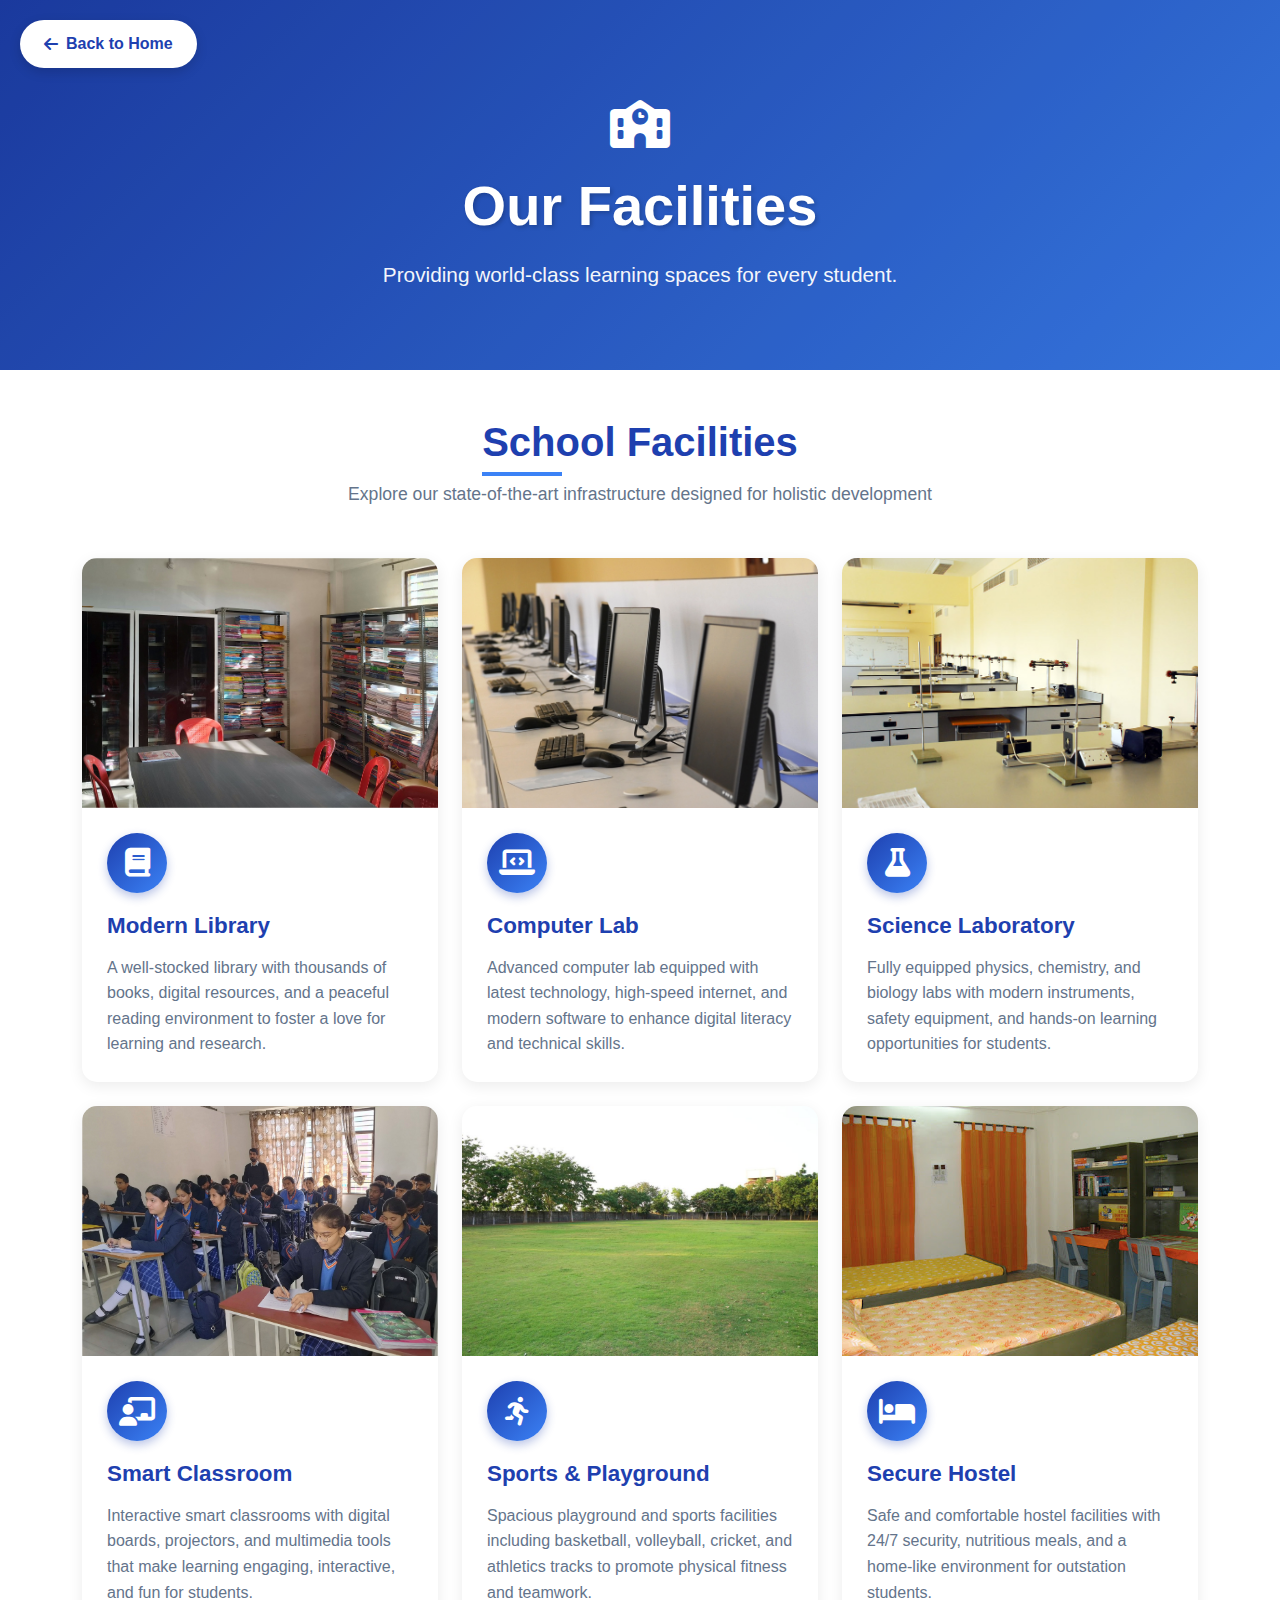
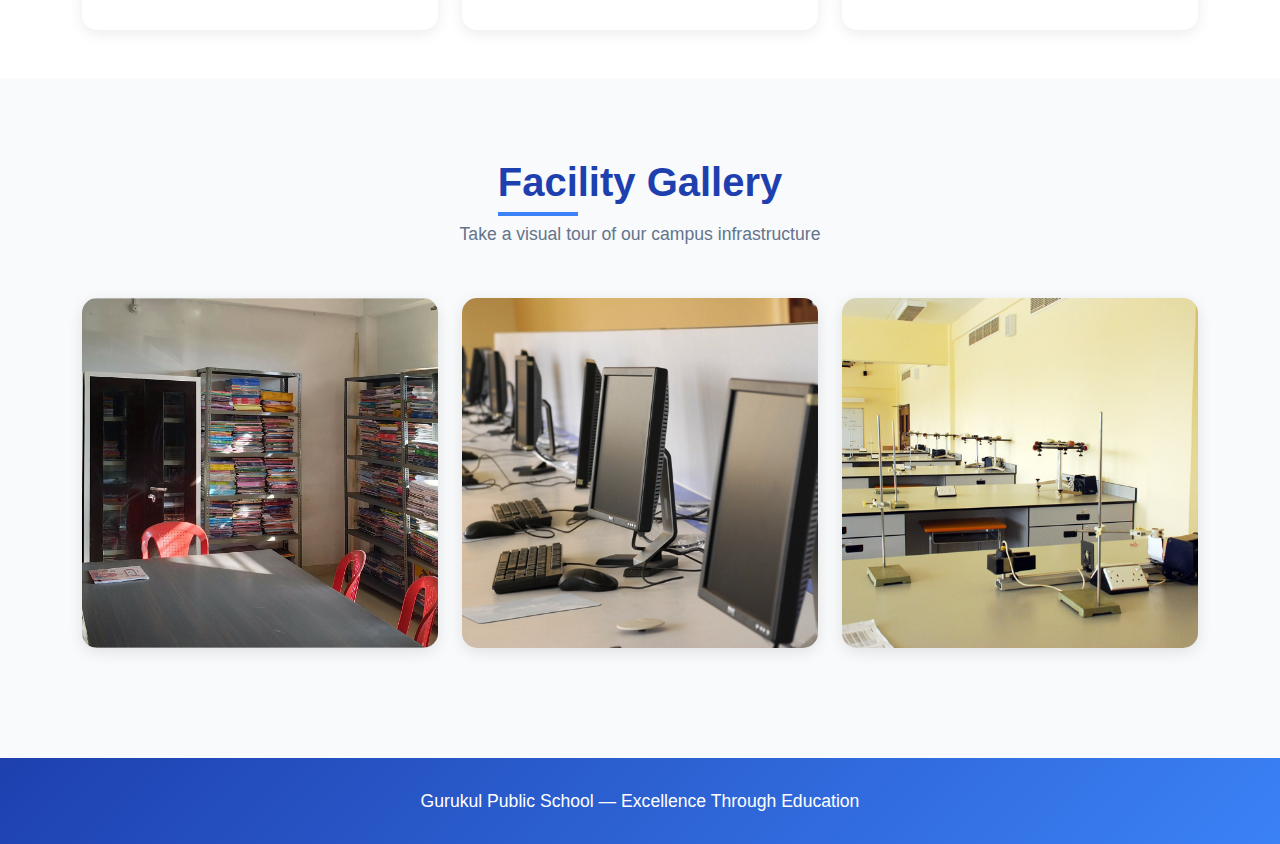
<file: school-section.html>
<!DOCTYPE html>
<html lang="en">
<head>
    <meta charset="UTF-8">
    <meta name="viewport" content="width=device-width, initial-scale=1.0">
    <title>Facilities - Gurukul Public School</title>
    <link rel="icon" type="image/png" href="assets/images/icon.png">
    <link href="https://cdnjs.cloudflare.com/ajax/libs/bootstrap/5.3.2/css/bootstrap.min.css" rel="stylesheet">
    <link href="https://cdnjs.cloudflare.com/ajax/libs/font-awesome/6.4.2/css/all.min.css" rel="stylesheet">
    <style>
        :root {
            --primary-blue: #1e40af;
            --accent-blue: #3b82f6;
            --light-gray: #f8fafc;
            --dark-text: #1e293b;
        }

        * {
            margin: 0;
            padding: 0;
            box-sizing: border-box;
        }

        body {
            font-family: 'Segoe UI', Tahoma, Geneva, Verdana, sans-serif;
            color: var(--dark-text);
            overflow-x: hidden;
        }

        .hero-section {
            background: linear-gradient(135deg, var(--primary-blue) 0%, var(--accent-blue) 100%);
            color: white;
            padding: 100px 20px 80px;
            text-align: center;
            position: relative;
            min-height: 350px;
            display: flex;
            align-items: center;
            justify-content: center;
        }

        .hero-section::before {
            content: '';
            position: absolute;
            top: 0;
            left: 0;
            right: 0;
            bottom: 0;
            background: rgba(0, 0, 0, 0.1);
            z-index: 1;
        }

        .hero-content {
            position: relative;
            z-index: 2;
        }

        .hero-section h1 {
            font-size: 3.5rem;
            font-weight: 700;
            margin-bottom: 20px;
            text-shadow: 2px 2px 4px rgba(0, 0, 0, 0.2);
        }

        .hero-section p {
            font-size: 1.3rem;
            opacity: 0.95;
            max-width: 700px;
            margin: 0 auto;
        }

        .back-button {
            position: absolute;
            top: 20px;
            left: 20px;
            background: white;
            color: var(--primary-blue);
            padding: 12px 24px;
            border-radius: 50px;
            text-decoration: none;
            font-weight: 600;
            box-shadow: 0 4px 12px rgba(0, 0, 0, 0.15);
            transition: all 0.3s ease;
            z-index: 3;
            display: inline-flex;
            align-items: center;
            gap: 8px;
        }

        .back-button:hover {
            background: var(--light-gray);
            transform: translateY(-2px);
            box-shadow: 0 6px 16px rgba(0, 0, 0, 0.2);
            color: var(--primary-blue);
        }

        .section-title {
            font-size: 2.5rem;
            font-weight: 700;
            color: var(--primary-blue);
            margin-bottom: 15px;
            position: relative;
            display: inline-block;
        }

        .section-title::after {
            content: '';
            position: absolute;
            bottom: -10px;
            left: 0;
            width: 80px;
            height: 4px;
            background: var(--accent-blue);
        }

        .section-subtitle {
            font-size: 1.1rem;
            color: #64748b;
            margin-bottom: 50px;
        }

        .facility-card {
            border: none;
            border-radius: 15px;
            overflow: hidden;
            box-shadow: 0 4px 15px rgba(0, 0, 0, 0.08);
            transition: all 0.4s ease;
            height: 100%;
            background: white;
        }

        .facility-card:hover {
            transform: translateY(-10px);
            box-shadow: 0 12px 30px rgba(30, 64, 175, 0.2);
        }

        .facility-card img {
            width: 100%;
            height: 250px;
            object-fit: cover;
            transition: transform 0.4s ease;
        }

        .facility-card:hover img {
            transform: scale(1.1);
        }

        .facility-card .card-body {
            padding: 25px;
        }

        .facility-card .card-title {
            font-size: 1.4rem;
            font-weight: 700;
            color: var(--primary-blue);
            margin-bottom: 15px;
        }

        .facility-card .card-text {
            color: #64748b;
            line-height: 1.6;
        }

        .facility-icon {
            width: 60px;
            height: 60px;
            background: linear-gradient(135deg, var(--primary-blue), var(--accent-blue));
            border-radius: 50%;
            display: flex;
            align-items: center;
            justify-content: center;
            color: white;
            font-size: 1.8rem;
            margin-bottom: 20px;
            box-shadow: 0 4px 10px rgba(30, 64, 175, 0.3);
        }

        .gallery-section {
            background: var(--light-gray);
            padding: 80px 0;
        }

        .gallery-item {
            border-radius: 15px;
            overflow: hidden;
            box-shadow: 0 4px 15px rgba(0, 0, 0, 0.1);
            transition: all 0.4s ease;
            margin-bottom: 30px;
            position: relative;
        }

        .gallery-item:hover {
            transform: scale(1.05);
            box-shadow: 0 8px 25px rgba(30, 64, 175, 0.25);
        }

        .gallery-item img {
            width: 100%;
            height: 350px;
            object-fit: cover;
            display: block;
        }

        .gallery-overlay {
            position: absolute;
            bottom: 0;
            left: 0;
            right: 0;
            background: linear-gradient(to top, rgba(30, 64, 175, 0.9), transparent);
            color: white;
            padding: 20px;
            transform: translateY(100%);
            transition: transform 0.4s ease;
        }

        .gallery-item:hover .gallery-overlay {
            transform: translateY(0);
        }

        .scroll-to-top {
            position: fixed;
            bottom: 30px;
            right: 30px;
            width: 55px;
            height: 55px;
            background: linear-gradient(135deg, var(--primary-blue), var(--accent-blue));
            color: white;
            border: none;
            border-radius: 50%;
            font-size: 1.5rem;
            cursor: pointer;
            opacity: 0;
            visibility: hidden;
            transition: all 0.4s ease;
            box-shadow: 0 4px 15px rgba(30, 64, 175, 0.4);
            z-index: 1000;
            display: flex;
            align-items: center;
            justify-content: center;
        }

        .scroll-to-top.show {
            opacity: 1;
            visibility: visible;
        }

        .scroll-to-top:hover {
            transform: translateY(-5px);
            box-shadow: 0 8px 25px rgba(30, 64, 175, 0.5);
        }

        .footer {
            background: linear-gradient(135deg, var(--primary-blue) 0%, var(--accent-blue) 100%);
            color: white;
            padding: 30px 20px;
            text-align: center;
            font-size: 1.1rem;
        }

        @media (max-width: 768px) {
            .hero-section h1 {
                font-size: 2.5rem;
            }

            .hero-section p {
                font-size: 1.1rem;
            }

            .section-title {
                font-size: 2rem;
            }

            .back-button {
                padding: 10px 20px;
                font-size: 0.9rem;
            }

            .gallery-item img {
                height: 250px;
            }
        }
    </style>
</head>
<body>
    <div class="hero-section">
        <a href="index.html" class="back-button">
            <i class="fas fa-arrow-left"></i>
            Back to Home
        </a>
        <div class="hero-content">
            <i class="fas fa-school fa-3x mb-4"></i>
            <h1>Our Facilities</h1>
            <p>Providing world-class learning spaces for every student.</p>
        </div>
    </div>

    <section class="py-5">
        <div class="container">
            <div class="text-center mb-5">
                <h2 class="section-title">School Facilities</h2>
                <p class="section-subtitle">Explore our state-of-the-art infrastructure designed for holistic development</p>
            </div>

            <div class="row g-4">
                <div class="col-lg-4 col-md-6">
                    <div class="facility-card card">
                        <img src="assets/images/library.jpg" class="card-img-top" alt="Modern Library" onerror="this.src='https://via.placeholder.com/400x250/1e40af/ffffff?text=Modern+Library'">
                        <div class="card-body">
                            <div class="facility-icon">
                                <i class="fas fa-book"></i>
                            </div>
                            <h5 class="card-title">Modern Library</h5>
                            <p class="card-text">A well-stocked library with thousands of books, digital resources, and a peaceful reading environment to foster a love for learning and research.</p>
                        </div>
                    </div>
                </div>

                <div class="col-lg-4 col-md-6">
                    <div class="facility-card card">
                        <img src="assets/images/computer_lab.jpg" class="card-img-top" alt="Computer Lab" onerror="this.src='https://via.placeholder.com/400x250/3b82f6/ffffff?text=Computer+Lab'">
                        <div class="card-body">
                            <div class="facility-icon">
                                <i class="fas fa-laptop-code"></i>
                            </div>
                            <h5 class="card-title">Computer Lab</h5>
                            <p class="card-text">Advanced computer lab equipped with latest technology, high-speed internet, and modern software to enhance digital literacy and technical skills.</p>
                        </div>
                    </div>
                </div>

                <div class="col-lg-4 col-md-6">
                    <div class="facility-card card">
                        <img src="assets/images/science_lab.jpg" class="card-img-top" alt="Science Laboratory" onerror="this.src='https://via.placeholder.com/400x250/1e40af/ffffff?text=Science+Lab'">
                        <div class="card-body">
                            <div class="facility-icon">
                                <i class="fas fa-flask"></i>
                            </div>
                            <h5 class="card-title">Science Laboratory</h5>
                            <p class="card-text">Fully equipped physics, chemistry, and biology labs with modern instruments, safety equipment, and hands-on learning opportunities for students.</p>
                        </div>
                    </div>
                </div>

                <div class="col-lg-4 col-md-6">
                    <div class="facility-card card">
                        <img src="assets/images/classroom.jpg" class="card-img-top" alt="Smart Classroom" onerror="this.src='https://via.placeholder.com/400x250/3b82f6/ffffff?text=Smart+Classroom'">
                        <div class="card-body">
                            <div class="facility-icon">
                                <i class="fas fa-chalkboard-teacher"></i>
                            </div>
                            <h5 class="card-title">Smart Classroom</h5>
                            <p class="card-text">Interactive smart classrooms with digital boards, projectors, and multimedia tools that make learning engaging, interactive, and fun for students.</p>
                        </div>
                    </div>
                </div>

                <div class="col-lg-4 col-md-6">
                    <div class="facility-card card">
                        <img src="assets/images/ground.jpg" class="card-img-top" alt="Sports & Playground" onerror="this.src='https://via.placeholder.com/400x250/1e40af/ffffff?text=Sports+Ground'">
                        <div class="card-body">
                            <div class="facility-icon">
                                <i class="fas fa-running"></i>
                            </div>
                            <h5 class="card-title">Sports & Playground</h5>
                            <p class="card-text">Spacious playground and sports facilities including basketball, volleyball, cricket, and athletics tracks to promote physical fitness and teamwork.</p>
                        </div>
                    </div>
                </div>

                <div class="col-lg-4 col-md-6">
                    <div class="facility-card card">
                        <img src="assets/images/hostel.jpg" class="card-img-top" alt="Secure Hostel" onerror="this.src='https://via.placeholder.com/400x250/3b82f6/ffffff?text=Secure+Hostel'">
                        <div class="card-body">
                            <div class="facility-icon">
                                <i class="fas fa-bed"></i>
                            </div>
                            <h5 class="card-title">Secure Hostel</h5>
                            <p class="card-text">Safe and comfortable hostel facilities with 24/7 security, nutritious meals, and a home-like environment for outstation students.</p>
                        </div>
                    </div>
                </div>


            </div>
        </div>
    </section>

    <section class="gallery-section">
        <div class="container">
            <div class="text-center mb-5">
                <h2 class="section-title">Facility Gallery</h2>
                <p class="section-subtitle">Take a visual tour of our campus infrastructure</p>
            </div>

            <div class="row">
                <div class="col-lg-4 col-md-6">
                    <div class="gallery-item">
                        <img src="assets/images/library.jpg" alt="Library Internal View" onerror="this.src='https://via.placeholder.com/400x350/1e40af/ffffff?text=Library+Interior'">
                        <div class="gallery-overlay">
                            <h5>Library Internal View</h5>
                            <p>Quiet and spacious reading area</p>
                        </div>
                    </div>
                </div>

                <div class="col-lg-4 col-md-6">
                    <div class="gallery-item">
                        <img src="assets/images/computer_lab.jpg" alt="Computer Lab" onerror="this.src='https://via.placeholder.com/400x350/3b82f6/ffffff?text=Computer+Lab'">
                        <div class="gallery-overlay">
                            <h5>Computer Lab</h5>
                            <p>Modern systems and learning environment</p>
                        </div>
                    </div>
                </div>

                <div class="col-lg-4 col-md-6">
                    <div class="gallery-item">
                        <img src="assets/images/science_lab.jpg" alt="Science Lab" onerror="this.src='https://via.placeholder.com/400x350/1e40af/ffffff?text=Science+Lab'">
                        <div class="gallery-overlay">
                            <h5>Science Lab</h5>
                            <p>Hands-on experimental learning space</p>
                        </div>
                    </div>
                </div>
            </div>
        </div>
    </section>

    <footer class="footer">
        <p class="mb-0">Gurukul Public School — Excellence Through Education</p>
    </footer>

    <button class="scroll-to-top" id="scrollToTop">
        <i class="fas fa-arrow-up"></i>
    </button>

    <script src="https://cdnjs.cloudflare.com/ajax/libs/bootstrap/5.3.2/js/bootstrap.bundle.min.js"></script>
    <script>
        const scrollToTopBtn = document.getElementById('scrollToTop');

        window.addEventListener('scroll', function() {
            if (window.pageYOffset > 300) {
                scrollToTopBtn.classList.add('show');
            } else {
                scrollToTopBtn.classList.remove('show');
            }
        });

        scrollToTopBtn.addEventListener('click', function() {
            window.scrollTo({
                top: 0,
                behavior: 'smooth'
            });
        });
    </script>
</body>
</html>
</file>
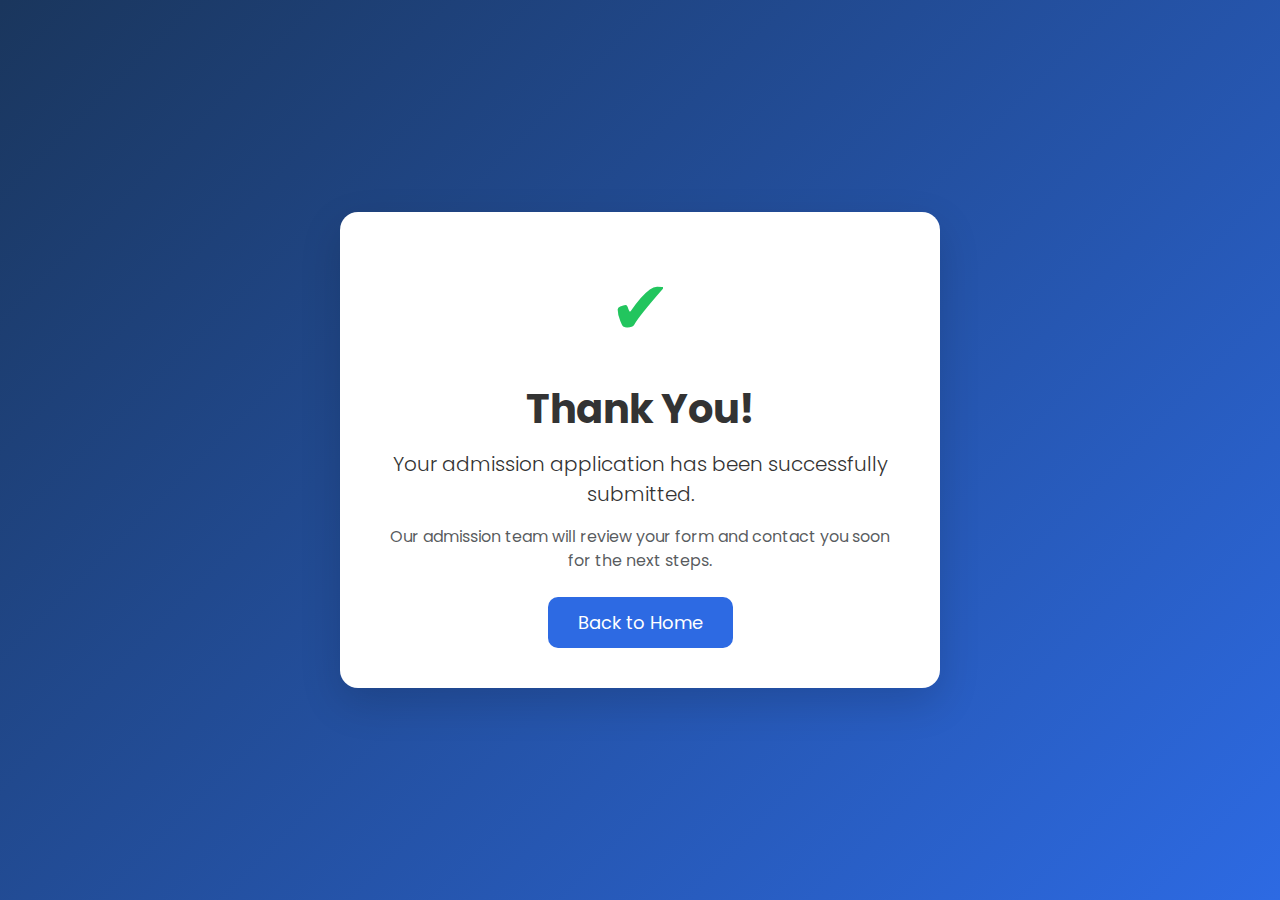
<file: thank-you.html>
<!DOCTYPE html>
<html lang="en">
<head>
<meta charset="UTF-8" />
<meta name="viewport" content="width=device-width, initial-scale=1.0" />
<title>Application Submitted | Gurukul Public School</title>
<link rel="icon" type="image/png" href="assets/images/icon.png">

<!-- Google Fonts -->
<link href="https://fonts.googleapis.com/css2?family=Poppins:wght@300;400;600;700&display=swap" rel="stylesheet">

<!-- Bootstrap -->
<link href="https://cdn.jsdelivr.net/npm/bootstrap@5.3.0/dist/css/bootstrap.min.css" rel="stylesheet">

<style>
    body {
        font-family: 'Poppins', sans-serif;
        background: linear-gradient(135deg, #1a365d, #2d6ae3);
        color: #fff;
        min-height: 100vh;
        display: flex;
        justify-content: center;
        align-items: center;
        text-align: center;
        padding: 20px;
    }

    .thankyou-card {
        background: #fff;
        color: #333;
        border-radius: 18px;
        padding: 40px;
        max-width: 600px;
        width: 100%;
        box-shadow: 0 15px 40px rgba(0,0,0,0.15);
        transition: all .3s;
        animation: fadeUp .6s ease-in-out;
    }

    .thankyou-card:hover {
        transform: translateY(-5px);
        box-shadow: 0 20px 50px rgba(0,0,0,0.22);
    }

    .check-icon {
        font-size: 75px;
        color: #22c55e;
        margin-bottom: 20px;
        animation: pop .5s ease-out forwards;
    }

    .btn-custom {
        background: #2d6ae3;
        border-radius: 10px;
        padding: 12px 30px;
        font-size: 18px;
        color: #fff;
        transition: .3s;
        text-decoration: none;
        display: inline-block;
    }

    .btn-custom:hover {
        background: #184b9d;
    }

    @keyframes fadeUp {
        from { opacity: 0; transform: translateY(30px); }
        to { opacity: 1; transform: translateY(0); }
    }

    @keyframes pop {
        0% { transform: scale(0.5); opacity: 0; }
        100% { transform: scale(1); opacity: 1; }
    }
</style>
</head>

<body>

<div class="thankyou-card">
    <div class="check-icon">✔</div>
    <h1 class="fw-bold mb-3">Thank You!</h1>
    <p class="lead">Your admission application has been successfully submitted.</p>
    <p class="text-muted" style="font-size: 16px;">
        Our admission team will review your form and contact you soon for the next steps.
    </p>

    <div class="mt-4">
        <a href="index.html" class="btn-custom">Back to Home</a>
    </div>
</div>

</body>
</html>
</file>
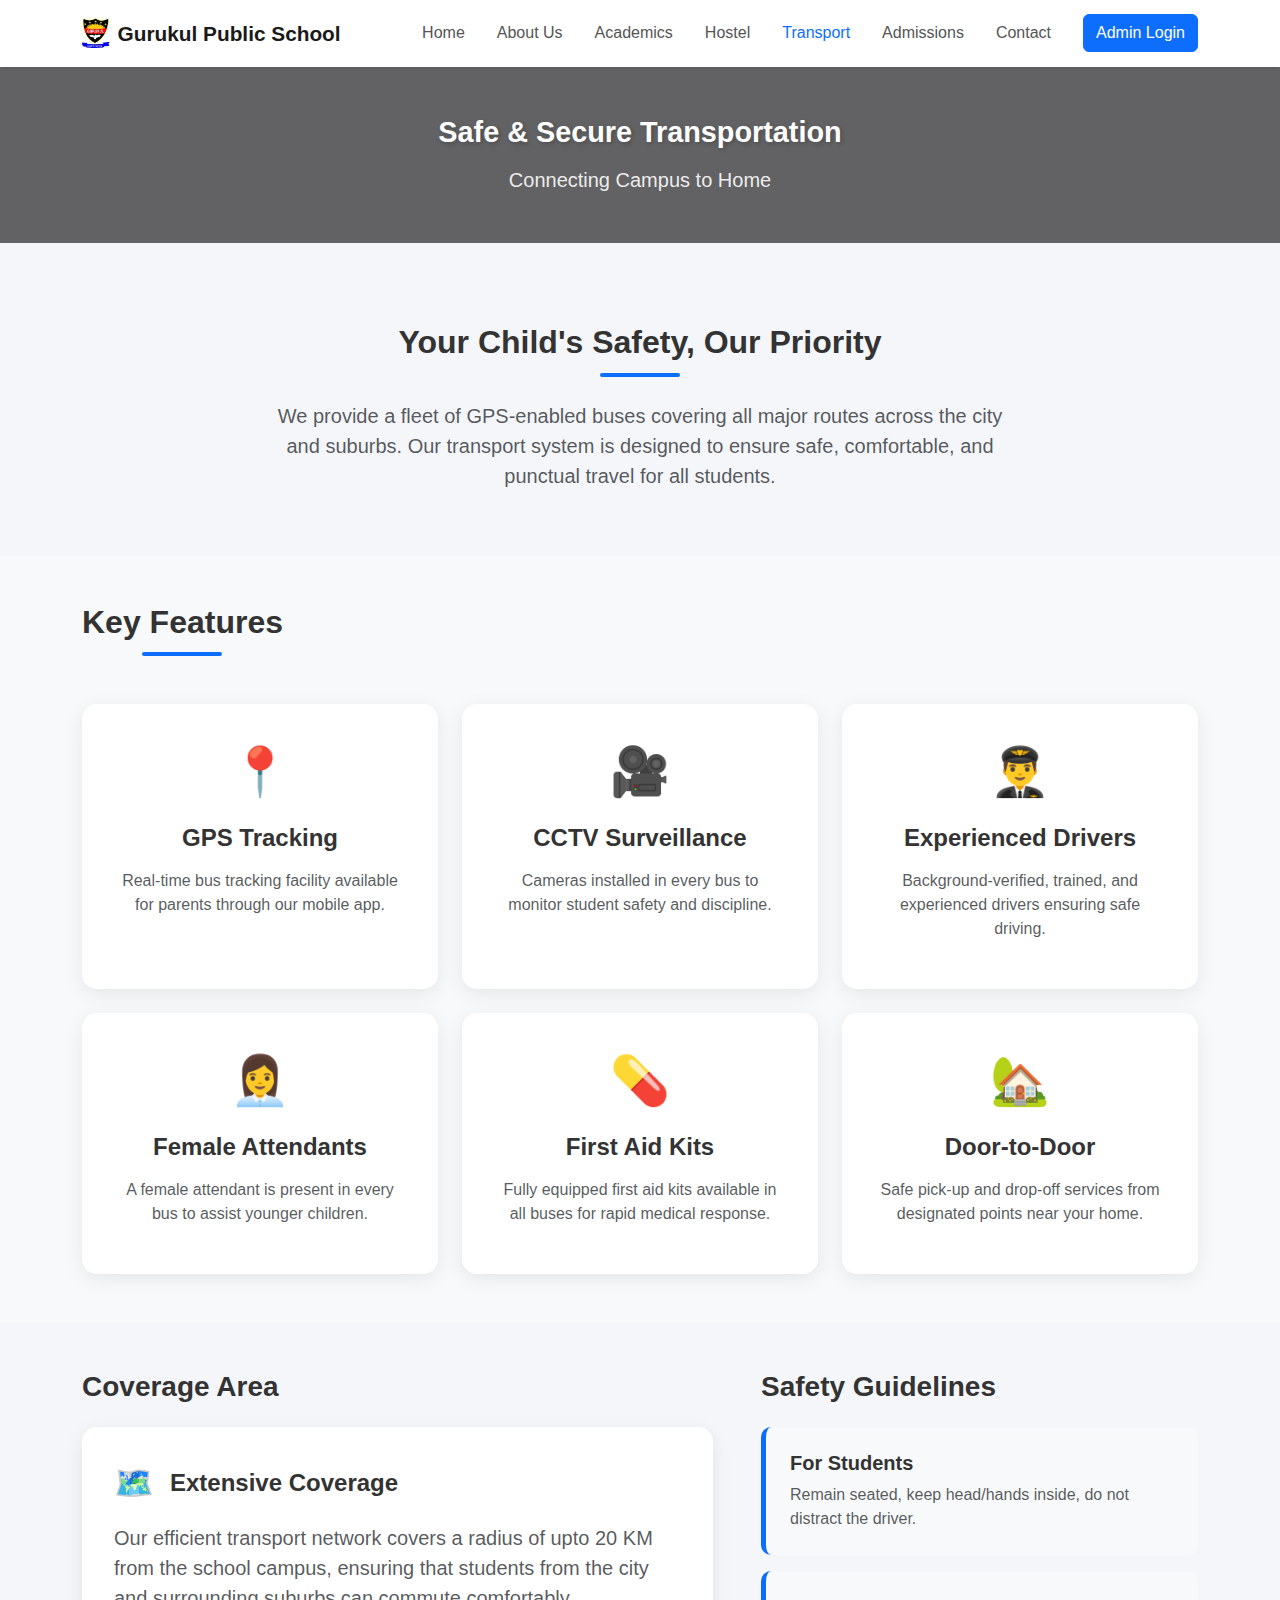
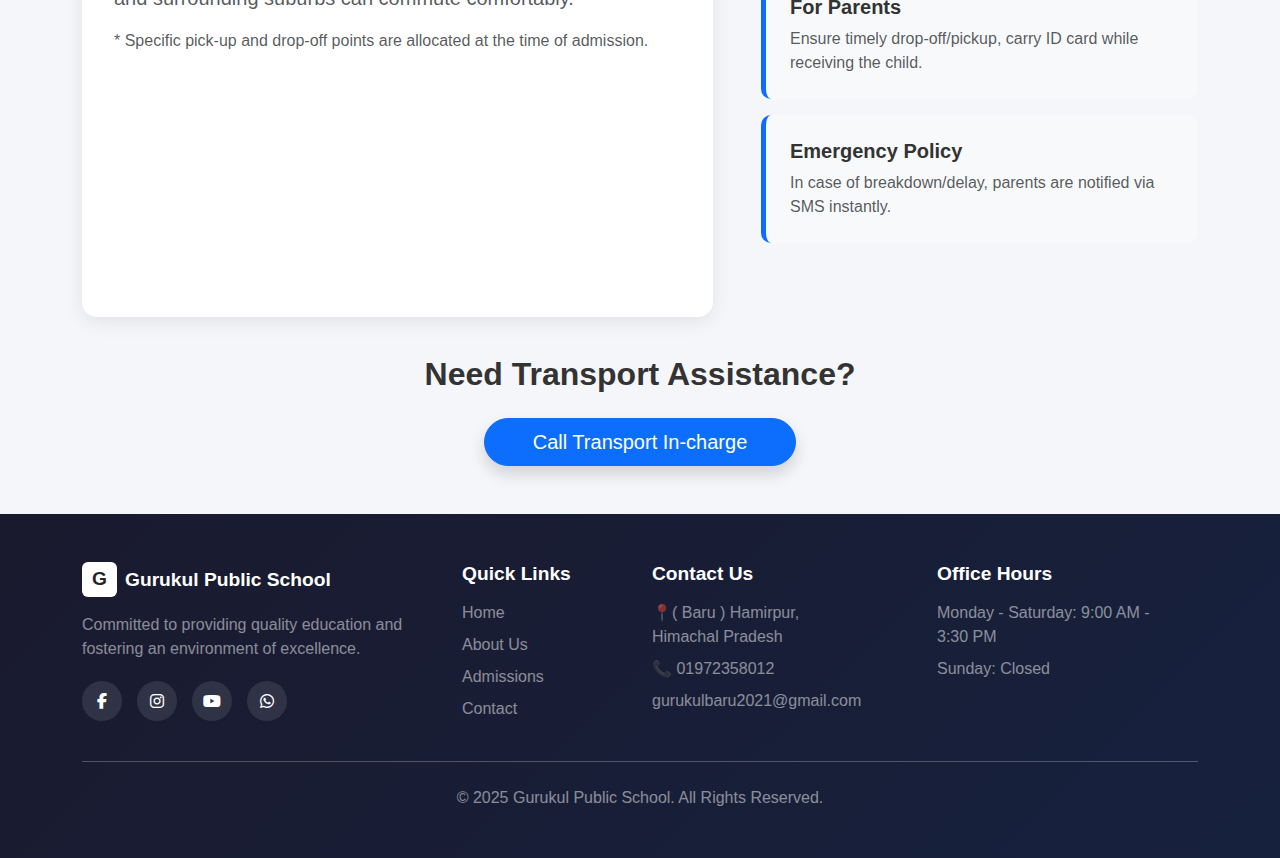
<file: transport.html>
<!DOCTYPE html>
<html lang="en">
<head>
    <meta charset="UTF-8">
    <meta name="viewport" content="width=device-width, initial-scale=1.0">
    <title>Transport Facilities - Gurukul Public School Baru</title>
    <link rel="icon" type="image/png" href="assets/images/icon.png">
    <link rel="icon" type="image/png" href="assets/images/icon.png">
    
    <!-- Bootstrap CSS -->
    <link href="https://cdn.jsdelivr.net/npm/bootstrap@5.3.0/dist/css/bootstrap.min.css" rel="stylesheet">
    <link rel="stylesheet" href="https://cdnjs.cloudflare.com/ajax/libs/font-awesome/6.5.0/css/all.min.css">

    <!-- Custom CSS -->
    <link rel="stylesheet" href="assets/css/style.css">
    
    <style>
        /* Inline styles as requested */
        html, body {
            max-width: 100%;
            overflow-x: hidden;
        }

        /* Header Background Update */
        .page-header {
            background: linear-gradient(rgba(0, 0, 0, 0.6), rgba(0, 0, 0, 0.6)), url('https://images.unsplash.com/photo-1557223562-6c77ef16210f?auto=format&fit=crop&w=1920&q=80');
            background-size: cover;
            background-position: center;
        }
        .page-header .text-muted {
            color: rgba(255, 255, 255, 0.9) !important;
        }

        /* Custom Card Styles for Transport Features */
        .transport-card {
            background: white;
            border-radius: 15px;
            box-shadow: 0 5px 20px rgba(0,0,0,0.08);
            padding: 2rem;
            height: 100%;
            transition: all 0.3s ease;
            text-align: center;
        }
        .transport-card:hover {
            transform: translateY(-5px);
            box-shadow: 0 10px 30px rgba(0,0,0,0.15);
        }
        .transport-icon {
            font-size: 3rem;
            margin-bottom: 1rem;
            /* Using a gradient text effect or just primary color */
            color: #667eea; 
        }

        /* Tables Styles */
        .custom-table th {
            background: linear-gradient(135deg, #667eea 0%, #764ba2 100%);
            color: white;
            padding: 1rem;
            vertical-align: middle;
        }
        .custom-table td {
            padding: 1rem;
            border-bottom: 1px solid #eee;
            vertical-align: middle;
        }

        /* Safety Section */
        .safety-card {
            background: #f8f9fa;
            border-left: 5px solid #0d6efd;
            border-radius: 10px;
            padding: 1.5rem;
            margin-bottom: 1rem;
            transition: transform 0.3s ease;
        }
        .safety-card:hover {
            transform: translateX(5px);
            background: #fff;
            box-shadow: 0 5px 15px rgba(0,0,0,0.05);
        }

        /* Time class from hostel.html */
        .time {
            padding-right: 20px;
        }

        /* Mobile Responsiveness */
        @media (max-width: 768px) {
            .section-title {
                font-size: 1.75rem;
            }
            .page-header h1 {
                font-size: 2.5rem;
            }
            .transport-card {
                padding: 1.5rem;
            }
            .custom-table th, .custom-table td {
                padding: 0.5rem;
                font-size: 0.9rem;
            }
        }

.social-icons {
            display: flex;
            gap: 15px;
            margin-top: 20px;
        }
        
        .social-icons a {
            display: flex;
            align-items: center;
            justify-content: center;
            width: 40px;
            height: 40px;
            color: white !important;
            background-color: rgba(255, 255, 255, 0.1) !important;
            border-radius: 50%;
            transition: background-color 0.3s;
            text-decoration: none;
        }
        
        .social-icons a:hover {
            background-color: #ffc107;
        }

    </style>
</head>
<body>

    <!-- Navbar -->
    <nav class="navbar navbar-expand-lg navbar-light bg-white sticky-top shadow-sm">
        <div class="container">
            <a class="navbar-brand d-flex align-items-center" href="index.html">
                 <img src="assets/images/logo.jpeg" alt="School Logo" class="school-logo">
                <span class="ms-2">Gurukul Public School</span>
            </a>
            <button class="navbar-toggler" type="button" data-bs-toggle="collapse" data-bs-target="#navbarNav">
                <span class="navbar-toggler-icon"></span>
            </button>
            <div class="collapse navbar-collapse" id="navbarNav">
                <ul class="navbar-nav ms-auto align-items-lg-center">
                    <li class="nav-item">
                        <a class="nav-link" href="index.html">Home</a>
                    </li>
                    <li class="nav-item">
                        <a class="nav-link" href="about.html">About Us</a>
                    </li>
                    <li class="nav-item">
                        <a class="nav-link" href="academics.html">Academics</a>
                    </li>
                     <li class="nav-item">
                        <a class="nav-link" href="hostel.html">Hostel</a>
                    </li>
                    <li class="nav-item">
                        <a class="nav-link active" href="transport.html">Transport</a>
                    </li>
                    <li class="nav-item">
                        <a class="nav-link" href="admission.html">Admissions</a>
                    </li>
                    <li class="nav-item">
                        <a class="nav-link" href="contact.html">Contact</a>
                    </li>
                    <li class="nav-item ms-lg-3 mt-2 mt-lg-0">
                         <a class="btn btn-primary" href="admin/login.php">Admin Login</a>
                    </li>
                </ul>
            </div>
        </div>
    </nav>

    <!-- Page Header -->
    <section class="page-header">
        <div class="container text-center">
            <h1 class="display-4 fw-bold mb-3 text-white">Safe & Secure Transportation</h1>
            <p class="lead text-muted">Connecting Campus to Home</p>
        </div>
    </section>

    <!-- Intro Section -->
    <section class="py-4 py-md-5">
        <div class="container text-center">
            <div class="row justify-content-center">
                <div class="col-lg-8">
                    <h2 class="section-title mb-3 mb-md-4">Your Child's Safety, Our Priority</h2>
                    <p class="lead text-muted">
                        We provide a fleet of GPS-enabled buses covering all major routes across the city and suburbs. 
                        Our transport system is designed to ensure safe, comfortable, and punctual travel for all students.
                    </p>
                </div>
            </div>
        </div>
    </section>

    <!-- Key Features Grid -->
    <section class="py-4 py-md-5 bg-light">
        <div class="container">
            <h2 class="section-title text-center mb-4 mb-md-5">Key Features</h2>
            <div class="row g-3 g-md-4">
                <!-- Feature 1 -->
                <div class="col-md-4">
                    <div class="transport-card">
                        <div class="transport-icon">📍</div>
                        <h4 class="fw-bold mb-3">GPS Tracking</h4>
                        <p class="text-muted">Real-time bus tracking facility available for parents through our mobile app.</p>
                    </div>
                </div>
                <!-- Feature 2 -->
                <div class="col-md-4">
                    <div class="transport-card">
                        <div class="transport-icon">🎥</div>
                        <h4 class="fw-bold mb-3">CCTV Surveillance</h4>
                        <p class="text-muted">Cameras installed in every bus to monitor student safety and discipline.</p>
                    </div>
                </div>
                <!-- Feature 3 -->
                <div class="col-md-4">
                    <div class="transport-card">
                        <div class="transport-icon">👨‍✈️</div>
                        <h4 class="fw-bold mb-3">Experienced Drivers</h4>
                        <p class="text-muted">Background-verified, trained, and experienced drivers ensuring safe driving.</p>
                    </div>
                </div>
                <!-- Feature 4 -->
                <div class="col-md-4">
                    <div class="transport-card">
                        <div class="transport-icon">👩‍💼</div>
                        <h4 class="fw-bold mb-3">Female Attendants</h4>
                        <p class="text-muted">A female attendant is present in every bus to assist younger children.</p>
                    </div>
                </div>
                <!-- Feature 5 -->
                <div class="col-md-4">
                    <div class="transport-card">
                        <div class="transport-icon">💊</div>
                        <h4 class="fw-bold mb-3">First Aid Kits</h4>
                        <p class="text-muted">Fully equipped first aid kits available in all buses for rapid medical response.</p>
                    </div>
                </div>
                <!-- Feature 6 -->
                <div class="col-md-4">
                    <div class="transport-card">
                        <div class="transport-icon">🏡</div>
                        <h4 class="fw-bold mb-3">Door-to-Door</h4>
                        <p class="text-muted">Safe pick-up and drop-off services from designated points near your home.</p>
                    </div>
                </div>
            </div>
        </div>
    </section>

    <!-- Routes & Safety -->
    <section class="py-4 py-md-5">
        <div class="container">
            <div class="row g-5">
                <!-- Routes Table -->
                <div class="col-lg-7">
                    <h3 class="fw-bold mb-4">Coverage Area</h3>
                    <div class="transport-card text-start">
                        <div class="d-flex align-items-center mb-3">
                            <span class="transport-icon mb-0 me-3" style="font-size: 2rem;">🗺️</span>
                            <h4 class="fw-bold mb-0">Extensive Coverage</h4>
                        </div>
                        <p class="text-muted lead">
                            Our efficient transport network covers a radius of <strong>upto 20 KM</strong> from the school campus, ensuring that students from the city and surrounding suburbs can commute comfortably.
                        </p>
                        <p class="text-muted mb-0">
                            * Specific pick-up and drop-off points are allocated at the time of admission.
                        </p>
                    </div>
                </div>

                <!-- Safety Guidelines -->
                <div class="col-lg-5">
                    <h3 class="fw-bold mb-4">Safety Guidelines</h3>
                    <div class="safety-card">
                        <h5 class="fw-bold mb-2">For Students</h5>
                        <p class="mb-0 text-muted">Remain seated, keep head/hands inside, do not distract the driver.</p>
                    </div>
                    <div class="safety-card">
                        <h5 class="fw-bold mb-2">For Parents</h5>
                        <p class="mb-0 text-muted">Ensure timely drop-off/pickup, carry ID card while receiving the child.</p>
                    </div>
                    <div class="safety-card">
                        <h5 class="fw-bold mb-2">Emergency Policy</h5>
                        <p class="mb-0 text-muted">In case of breakdown/delay, parents are notified via SMS instantly.</p>
                    </div>
                </div>
            </div>
        </div>
    </section>



    <!-- Contact CTA -->
    <section class="py-5 text-center">
        <div class="container">
            <h2 class="fw-bold mb-4">Need Transport Assistance?</h2>
            <a href="tel:7018002434"><button class="btn btn-primary btn-lg px-5 rounded-pill shadow">Call Transport In-charge</button></a>
        </div>
    </section>

    <!-- Footer -->
    <footer class="footer bg-dark text-white py-5">
        <div class="container">
            <div class="row g-4">
                <div class="col-lg-4">
                    <div class="d-flex align-items-center mb-3">
                        <div class="brand-icon bg-white text-dark">G</div>
                        <h5 class="ms-2 mb-0">Gurukul Public School</h5>
                    </div>
                    <p class="text-white-50">Committed to providing quality education and fostering an environment of excellence.</p>
                    <div class="social-icons">
                        <a href="https://www.facebook.com/gurukul.hamirpur?mibextid=ZbWKwL"><i class="fab fa-facebook-f"></i></a>
                        <a href="https://www.instagram.com/gurukulbaru0987?igsh=NXBrdHBkdmRna2Y4"><i class="fab fa-instagram"></i></a>
                        <a href="https://youtube.com/@gurukulpublicschoolbaru5020?si=BIqX0mtdQ4Fqz6Gj"><i class="fab fa-youtube"></i></a>
 <a href="https://wa.me/919317961414"><i class="fab fa-whatsapp"></i></a>                    </div>
                </div>
               
                <div class="col-lg-2 col-6">
                    <h5 class="mb-3">Quick Links</h5>
                    <ul class="list-unstyled">
                        <li class="mb-2"><a href="index.html" class="text-white-50 text-decoration-none">Home</a></li>
                        <li class="mb-2"><a href="about.html" class="text-white-50 text-decoration-none">About Us</a></li>
                        <li class="mb-2"><a href="admission.html" class="text-white-50 text-decoration-none">Admissions</a></li>
                         <li class="mb-2"><a href="contact.html" class="text-white-50 text-decoration-none">Contact</a></li>
                    </ul>
                </div>
                 <div class="col-lg-3 col-6">
                    <h5 class="mb-3">Contact Us</h5>
                    <div class="text-white-50">
                        <p class="mb-2">📍( Baru ) Hamirpur,<br>Himachal Pradesh</p>
                        <p class="mb-2">📞 01972358012</p>
                       <p class="mb-2 text-wrap text-break">gurukulbaru2021@gmail.com</p>

                    </div>
                </div>
                <div class="col-lg-3">
                    <h5 class="mb-3">Office Hours</h5>
                    <div class="text-white-50">
                        <p class="mb-2 time">Monday - Saturday: 9:00 AM - 3:30 PM</p>
                        <p class="mb-0">Sunday: Closed</p>
                    </div>
                </div>
            </div>
            <hr class="my-4 bg-secondary">
            <p class="text-center text-white-50 mb-0">© 2025 Gurukul Public School. All Rights Reserved.</p>
        </div>
    </footer>

    <!-- Bootstrap JS -->
    <script src="https://cdn.jsdelivr.net/npm/bootstrap@5.3.0/dist/js/bootstrap.bundle.min.js"></script>

</body>
</html>
</file>
<file: assets/css/style.css>
/* =========================================================
   GLOBAL RESET & BASE STYLES
========================================================= */
* {
    margin: 0;
    padding: 0;
    box-sizing: border-box;
}

html {
    scroll-behavior: smooth;
}

body {
    font-family: 'Segoe UI', Tahoma, Geneva, Verdana, sans-serif;
    color: #333;
    overflow-x: hidden;
}

/* =========================================================
   NAVBAR
========================================================= */
.navbar {
    padding: 0.8rem 0;
    transition: all 0.3s ease;
}

.navbar-brand {
    font-weight: 700;
    font-size: 1.3rem;
    color: #1a1a1a !important;
}

.brand-icon {
    width: 35px;
    height: 35px;
    background: #0d6efd;
    border-radius: 6px;
    display: flex;
    justify-content: center;
    align-items: center;
    color: white;
    font-weight: bold;
    font-size: 1.2rem;
}

.navbar-nav .nav-link {
    color: #555 !important;
    font-weight: 500;
    padding: 0.5rem 1rem !important;
    transition: color 0.3s ease;
    position: relative;
}

.navbar-nav .nav-link:hover {
    color: #0d6efd !important;
}

.navbar-nav .nav-link::after {
    content: '';
    position: absolute;
    bottom: 0;
    left: 50%;
    width: 0;
    height: 2px;
    background: #0d6efd;
    transition: all 0.3s ease;
    transform: translateX(-50%);
}

.navbar-nav .nav-link:hover::after {
    width: 80%;
}

/* =========================================================
   HERO SECTION
========================================================= */
.hero-section {
    position: relative;
    height: 500px;
    background: linear-gradient(135deg, #667eea 0%, #764ba2 100%);
    background-image: url('https://images.unsplash.com/photo-1523050854058-8df90110c9f1?w=1200&h=500&fit=crop');
    background-size: cover;
    background-position: center;
    display: flex;
    align-items: center;
    justify-content: center;
}

.hero-overlay {
    position: absolute;
    inset: 0;
    background: rgba(0, 0, 0, 0.5);
}

.hero-content {
    position: relative;
    z-index: 2;
    animation: fadeInUp 1s ease;
}

.hero-content h1 {
    text-shadow: 2px 2px 4px rgba(0,0,0,0.3);
}

.hero-content .btn-warning {
    transition: all 0.3s ease;
    box-shadow: 0 4px 15px rgba(255, 193, 7, 0.3);
}

.hero-content .btn-warning:hover {
    transform: translateY(-3px);
    box-shadow: 0 6px 20px rgba(255, 193, 7, 0.4);
}

/* Animation Keyframe */
@keyframes fadeInUp {
    from { opacity: 0; transform: translateY(30px); }
    to { opacity: 1; transform: translateY(0); }
}

/* =========================================================
   TITLES & HEADINGS
========================================================= */
.section-title {
    font-size: 2.2rem;
    font-weight: 700;
    display: inline-block;
    position: relative;
    padding-bottom: 15px;
}

.section-title::after {
    content: '';
    position: absolute;
    width: 80px;
    height: 4px;
    bottom: 0;
    left: 50%;
    transform: translateX(-50%);
    background: #0d6efd;
    border-radius: 2px;
}

/* =========================================================
   ABOUT / CARD / STATS
========================================================= */
.about-card {
    transition: 0.3s ease;
}

.about-card:hover {
    transform: translateY(-5px);
    box-shadow: 0 8px 25px rgba(0,0,0,0.15) !important;
}

.about-card .btn-outline-primary {
    border-width: 2px;
    font-weight: 600;
    padding: 0.5rem 1.5rem;
}

.stat-card {
    transition: 0.3s ease;
    cursor: pointer;
}

.stat-card:hover {
    transform: translateY(-8px);
    box-shadow: 0 8px 20px rgba(13, 110, 253, 0.2);
}

.stat-card h6 {
    font-size: 0.85rem;
    letter-spacing: 1px;
}

/* =========================================================
   FACILITIES
========================================================= */
.facility-card {
    transition: 0.3s ease;
    border: 1px solid transparent;
}

.facility-card:hover {
    transform: translateY(-8px);
    box-shadow: 0 10px 30px rgba(0,0,0,0.15) !important;
    border-color: #0d6efd;
}

.facility-icon {
    width: 60px;
    height: 60px;
    background: linear-gradient(135deg, #667eea 0%, #764ba2 100%);
    display: flex;
    justify-content: center;
    align-items: center;
    font-size: 1.8rem;
    border-radius: 12px;
    box-shadow: 0 4px 15px rgba(102, 126, 234, 0.3);
}

/* =========================================================
   TESTIMONIALS
========================================================= */
.testimonial-card {
    transition: all 0.3s ease;
    border: 2px solid transparent;
}

.testimonial-card:hover {
    transform: translateY(-5px);
    border-color: #0d6efd;
    box-shadow: 0 8px 25px rgba(0,0,0,0.1);
}

.author-avatar {
    width: 50px;
    height: 50px;
    background: linear-gradient(135deg, #667eea 0%, #764ba2 100%);
    display: flex;
    justify-content: center;
    align-items: center;
    border-radius: 50%;
    font-weight: 700;
    color: #fff;
}

/* =========================================================
   FOOTER
========================================================= */
.footer {
    background: linear-gradient(135deg, #1a1a2e 0%, #16213e 100%);
}

.footer a {
    transition: 0.3s;
}

.footer a:hover {
    color: white !important;
    transform: translateX(5px);
}

.social-links a:hover {
    background: #0d6efd !important;
    border-color: #0d6efd !important;
    transform: translateY(-3px);
}

/* =========================================================
   LOGO & MEDIA FIXES
========================================================= */
.school-logo {
    height: 30px;
    width: auto;
    border-radius: 5px;
}

@media (max-width: 991px) {
    iframe { margin: auto; display: block; }
}

/* =========================================================
   RESPONSIVE BREAKPOINTS
========================================================= */
@media (max-width: 768px) {
    .hero-section { height: 400px; }
    .hero-content h1 { font-size: 2rem; }
    .section-title { font-size: 1.8rem; }
    .navbar-nav .nav-link::after { display: none; }
}

@media (max-width: 576px) {
    .hero-content h1 { font-size: 1.8rem; }
    .section-title { font-size: 1.5rem; }
}

body {
    position: relative;
    left: 0;
    right: 0;
    width: 100vw;
    overflow-x: hidden !important;
}





/*admission page */
/* Admissions Page Styles */

/* Global Styles */
* {
    margin: 0;
    padding: 0;
    box-sizing: border-box;
}
about
body {
    font-family: 'Segoe UI', Tahoma, Geneva, Verdana, sans-serif;
    color: #333;
    overflow-x: hidden;
}

html {
    scroll-behavior: smooth;
}

/* Navbar */
.navbar {
    padding: 0.8rem 0;
    transition: all 0.3s ease;
}

.navbar-brand {
    font-weight: 700;
    font-size: 1.3rem;
    color: #1a1a1a !important;
}

.brand-icon {
    width: 35px;
    height: 35px;
    background: #0d6efd;
    border-radius: 6px;
    display: flex;
    align-items: center;
    justify-content: center;
    color: white;
    font-weight: bold;
    font-size: 1.2rem;
}

.navbar-nav .nav-link {
    color: #555 !important;
    font-weight: 500;
    padding: 0.5rem 1rem !important;
    transition: color 0.3s ease;
}

.navbar-nav .nav-link:hover,
.navbar-nav .nav-link.active {
    color: #0d6efd !important;
}

/* Back to Home Button */
.back-to-home {
    position: fixed;
    top: 80px;
    left: 20px;
    z-index: 999;
    animation: slideInLeft 0.5s ease;
}

.back-to-home .btn {
    display: flex;
    align-items: center;
    gap: 0.5rem;
    font-weight: 600;
    padding: 0.6rem 1.2rem;
    border-radius: 30px;
    box-shadow: 0 4px 15px rgba(13, 110, 253, 0.2);
    transition: all 0.3s ease;
}

.back-to-home .btn:hover {
    transform: translateX(-5px);
    box-shadow: 0 6px 20px rgba(13, 110, 253, 0.3);
}

.back-arrow {
    font-size: 1.2rem;
    transition: transform 0.3s ease;
}

.back-to-home .btn:hover .back-arrow {
    transform: translateX(-3px);
}

@keyframes slideInLeft {
    from {
        opacity: 0;
        transform: translateX(-50px);
    }
    to {
        opacity: 1;
        transform: translateX(0);
    }
}

/* Page Header */
.page-header {
    padding: 3rem 0 2rem;
    background: linear-gradient(135deg, #667eea 0%, #764ba2 100%);
    color: white;
    margin-bottom: 3rem;
}

.page-header h1 {
    text-shadow: 2px 2px 4px rgba(0,0,0,0.2);
}

/* Section Title */
.section-title {
    font-size: 2rem;
    font-weight: 700;
    position: relative;
    display: inline-block;
    padding-bottom: 15px;
}

.section-title::after {
    content: '';
    position: absolute;
    bottom: 0;
    left: 50%;
    transform: translateX(-50%);
    width: 80px;
    height: 4px;
    background: #0d6efd;
    border-radius: 2px;
}

/* Admission Process */
.process-card {
    padding: 2rem;
    background: white;
    border-radius: 15px;
    box-shadow: 0 5px 20px rgba(0,0,0,0.08);
    transition: all 0.3s ease;
    height: 100%;
}

.process-card:hover {
    transform: translateY(-10px);
    box-shadow: 0 10px 30px rgba(0,0,0,0.15);
}

.process-icon {
    width: 80px;
    height: 80px;
    background: linear-gradient(135deg, #667eea 0%, #764ba2 100%);
    border-radius: 50%;
    display: flex;
    align-items: center;
    justify-content: center;
    margin: 0 auto 1.5rem;
    color: white;
    box-shadow: 0 8px 25px rgba(102, 126, 234, 0.3);
}

.process-card h4 {
    color: #1a1a1a;
    margin-bottom: 1rem;
}

.process-card p {
    line-height: 1.6;
}

/* Documents Card */
.documents-card {
    background: white;
    padding: 2rem;
    border-radius: 15px;
    box-shadow: 0 5px 20px rgba(0,0,0,0.08);
    height: 100%;
}

.document-list {
    list-style: none;
    padding: 0;
}

.document-list li {
    display: flex;
    align-items: center;
    gap: 1rem;
    padding: 1rem;
    margin-bottom: 0.8rem;
    background: #f8f9fa;
    border-radius: 10px;
    border-left: 4px solid #0d6efd;
    transition: all 0.3s ease;
}

.document-list li:hover {
    background: #e3f2fd;
    transform: translateX(5px);
}

.doc-icon {
    font-size: 1.5rem;
    flex-shrink: 0;
}

/* Application Form */
.application-form {
    background: white;
    padding: 2rem;
    border-radius: 15px;
    box-shadow: 0 5px 20px rgba(0,0,0,0.08);
}

.form-label {
    font-weight: 600;
    color: #333;
    margin-bottom: 0.5rem;
}

.form-control,
.form-select {
    border: 2px solid #e0e0e0;
    border-radius: 8px;
    padding: 0.7rem 1rem;
    transition: all 0.3s ease;
}

.form-control:focus,
.form-select:focus {
    border-color: #0d6efd;
    box-shadow: 0 0 0 0.2rem rgba(13, 110, 253, 0.1);
}

.form-check-input:checked {
    background-color: #0d6efd;
    border-color: #0d6efd;
}

/* Fee Structure */
.fee-table {
    background: white;
    border-radius: 15px;
    overflow: hidden;
    box-shadow: 0 5px 20px rgba(0,0,0,0.08);
}

.fee-table thead {
    background: linear-gradient(135deg, #667eea 0%, #764ba2 100%);
    color: white;
}

.fee-table thead th {
    padding: 1.2rem;
    font-weight: 600;
    text-transform: uppercase;
    font-size: 0.9rem;
    letter-spacing: 0.5px;
    border: none;
}

.fee-table tbody tr {
    transition: all 0.3s ease;
}

.fee-table tbody tr:hover {
    background: #f8f9fa;
    transform: scale(1.01);
}

.fee-table tbody td {
    padding: 1.2rem;
    border-bottom: 1px solid #e0e0e0;
    font-size: 1rem;
}

.fee-table tbody tr:last-child td {
    border-bottom: none;
}

/* FAQ Section */
.accordion-item {
    border: none;
    margin-bottom: 1rem;
    border-radius: 10px;
    overflow: hidden;
    box-shadow: 0 2px 10px rgba(0,0,0,0.05);
}

.accordion-button {
    background: white;
    color: #333;
    font-weight: 600;
    padding: 1.2rem 1.5rem;
    border: none;
    font-size: 1.05rem;
}

.accordion-button:not(.collapsed) {
    background: linear-gradient(135deg, #667eea 0%, #764ba2 100%);
    color: white;
    box-shadow: none;
}

.accordion-button:focus {
    box-shadow: none;
    border: none;
}

.accordion-button::after {
    filter: brightness(0) invert(0);
}

.accordion-button:not(.collapsed)::after {
    filter: brightness(0) invert(1);
}

.accordion-body {
    padding: 1.5rem;
    background: #f8f9fa;
    color: #555;
    line-height: 1.7;
}

/* CTA Section */
.cta-section {
    background: linear-gradient(135deg, #f5f7fa 0%, #c3cfe2 100%);
}

/* Footer */
.footer {
    background: linear-gradient(135deg, #1a1a2e 0%, #16213e 100%);
}

.footer h5 {
    font-size: 1.2rem;
    font-weight: 600;
    margin-bottom: 1.2rem;
}

.footer .brand-icon {
    background: white;
    color: #1a1a2e;
}

.footer a {
    transition: all 0.3s ease;
}

.footer a:hover {
    color: white !important;
    transform: translateX(5px);
}

/* Alert */
.alert-info {
    background: #e3f2fd;
    border: 2px solid #0d6efd;
    border-radius: 10px;
    padding: 1rem 1.5rem;
}

/* Responsive Design */
@media (max-width: 992px) {
    .back-to-home {
        position: static;
        margin: 1rem;
        animation: none;
    }

    .back-to-home .btn {
        width: 100%;
        justify-content: center;
    }

    .section-title {
        font-size: 1.7rem;
    }

    .page-header h1 {
        font-size: 2.5rem;
    }
}

@media (max-width: 768px) {
    .page-header {
        padding: 2rem 0 1.5rem;
    }

    .page-header h1 {
        font-size: 2rem;
    }

    .section-title {
        font-size: 1.5rem;
    }

    .process-icon {
        width: 60px;
        height: 60px;
    }

    .documents-card,
    .application-form {
        padding: 1.5rem;
    }

    .fee-table {
        font-size: 0.9rem;
    }

    .fee-table thead th,
    .fee-table tbody td {
        padding: 0.8rem;
    }
}

@media (max-width: 576px) {
    .page-header h1 {
        font-size: 1.7rem;
    }

    .section-title {
        font-size: 1.3rem;
    }
}

/* Animation Classes */
.fade-in {
    animation: fadeIn 0.6s ease;
}

@keyframes fadeIn {
    from {
        opacity: 0;
        transform: translateY(20px);
    }
    to {
        opacity: 1;
        transform: translateY(0);
    }
}

/* Loading State */
.btn-loading {
    position: relative;
    pointer-events: none;
}

.btn-loading::after {
    content: '';
    position: absolute;
    width: 16px;
    height: 16px;
    top: 50%;
    left: 50%;
    margin-left: -8px;
    margin-top: -8px;
    border: 2px solid transparent;
    border-top-color: white;
    border-radius: 50%;
    animation: spin 0.6s linear infinite;
}

@keyframes spin {
    to {
        transform: rotate(360deg);
    }
}



/*dashboard admin*/
/* Dashboard Styles */

* {
    margin: 0;
    padding: 0;
    box-sizing: border-box;
}

body {
    font-family: 'Segoe UI', Tahoma, Geneva, Verdana, sans-serif;
    background: #f5f6fa;
    color: #333;
}

/* Sidebar */
.sidebar {
    position: fixed;
    left: 0;
    top: 0;
    width: 260px;
    height: 100vh;
    background: linear-gradient(135deg, #667eea 0%, #764ba2 100%);
    color: white;
    z-index: 1000;
    transition: all 0.3s ease;
    overflow-y: auto;
}

.sidebar-header {
    padding: 2rem 1.5rem;
    border-bottom: 1px solid rgba(255,255,255,0.1);
    display: flex;
    align-items: center;
    gap: 1rem;
}

.sidebar-header .brand-icon {
    width: 40px;
    height: 40px;
    background: white;
    color: #667eea;
    border-radius: 8px;
    display: flex;
    align-items: center;
    justify-content: center;
    font-weight: bold;
    font-size: 1.3rem;
}

.sidebar-header h4 {
    margin: 0;
    font-size: 1.2rem;
}

.sidebar-menu {
    list-style: none;
    padding: 1rem 0;
}

.sidebar-menu li {
    margin-bottom: 0.3rem;
}

.sidebar-menu li a {
    display: flex;
    align-items: center;
    gap: 1rem;
    padding: 0.9rem 1.5rem;
    color: rgba(255,255,255,0.8);
    text-decoration: none;
    transition: all 0.3s ease;
}

.sidebar-menu li a:hover,
.sidebar-menu li.active a {
    background: rgba(255,255,255,0.1);
    color: white;
}

.sidebar-menu li a .icon {
    font-size: 1.3rem;
    width: 24px;
    text-align: center;
}

.sidebar-footer {
    position: absolute;
    bottom: 0;
    left: 0;
    right: 0;
    padding: 1.5rem;
    border-top: 1px solid rgba(255,255,255,0.1);
}

.logout-btn {
    display: flex;
    align-items: center;
    gap: 1rem;
    padding: 0.9rem 1rem;
    color: rgba(255,255,255,0.8);
    text-decoration: none;
    border-radius: 8px;
    transition: all 0.3s ease;
}

.logout-btn:hover {
    background: rgba(255,255,255,0.1);
    color: white;
}

/* Main Content */
.main-content {
    margin-left: 260px;
    min-height: 100vh;
    transition: all 0.3s ease;
}

/* Topbar */
.topbar {
    background: white;
    padding: 1rem 2rem;
    box-shadow: 0 2px 10px rgba(0,0,0,0.05);
    display: flex;
    justify-content: space-between;
    align-items: center;
    position: sticky;
    top: 0;
    z-index: 999;
}

.menu-toggle {
    display: none;
    flex-direction: column;
    gap: 4px;
    background: none;
    border: none;
    cursor: pointer;
    padding: 0.5rem;
}

.menu-toggle span {
    width: 25px;
    height: 3px;
    background: #333;
    border-radius: 2px;
    transition: all 0.3s ease;
}

.topbar-right {
    display: flex;
    align-items: center;
    gap: 2rem;
}

.notification-btn {
    position: relative;
    background: none;
    border: none;
    font-size: 1.5rem;
    cursor: pointer;
    padding: 0.5rem;
}

.notification-btn .badge {
    position: absolute;
    top: 0;
    right: 0;
    background: #e74c3c;
    color: white;
    font-size: 0.7rem;
    padding: 0.15rem 0.4rem;
    border-radius: 10px;
}

.user-menu {
    display: flex;
    align-items: center;
    gap: 0.8rem;
}

.user-avatar {
    width: 40px;
    height: 40px;
    background: linear-gradient(135deg, #667eea 0%, #764ba2 100%);
    color: white;
    border-radius: 50%;
    display: flex;
    align-items: center;
    justify-content: center;
    font-weight: bold;
}

.user-info {
    display: flex;
    flex-direction: column;
}

.user-name {
    font-weight: 600;
    font-size: 0.95rem;
}

.user-role {
    font-size: 0.8rem;
    color: #888;
}

/* Content Wrapper */
.content-wrapper {
    padding: 2rem;
}

.content-section {
    display: none;
}

.content-section.active {
    display: block;
}

/* Page Header */
.page-header {
    display: flex;
    justify-content: space-between;
    align-items: center;
    margin-bottom: 2rem;
}

.page-header h1 {
    font-size: 1.8rem;
    font-weight: 700;
    color: #ffffff;
}

.header-actions {
    display: flex;
    gap: 1rem;
}

.search-input {
    width: 250px;
}

.filter-select {
    width: 150px;
}

/* Stat Cards */
.stat-card {
    background: white;
    padding: 1.5rem;
    border-radius: 12px;
    box-shadow: 0 2px 10px rgba(0,0,0,0.05);
    display: flex;
    gap: 1.5rem;
    align-items: center;
    transition: all 0.3s ease;
}

.stat-card:hover {
    transform: translateY(-5px);
    box-shadow: 0 5px 20px rgba(0,0,0,0.1);
}

.stat-icon {
    width: 60px;
    height: 60px;
    border-radius: 12px;
    display: flex;
    align-items: center;
    justify-content: center;
    font-size: 1.8rem;
}

.stat-icon.bg-primary {
    background: linear-gradient(135deg, #667eea 0%, #764ba2 100%);
}

.stat-icon.bg-success {
    background: linear-gradient(135deg, #11998e 0%, #38ef7d 100%);
}

.stat-icon.bg-warning {
    background: linear-gradient(135deg, #f093fb 0%, #f5576c 100%);
}

.stat-icon.bg-danger {
    background: linear-gradient(135deg, #fa709a 0%, #fee140 100%);
}

.stat-details h3 {
    font-size: 2rem;
    font-weight: 700;
    margin: 0;
    color: #1a1a1a;
}

.stat-details p {
    margin: 0;
    color: #888;
    font-size: 0.9rem;
}

/* Card */
.card {
    background: white;
    border-radius: 12px;
    box-shadow: 0 2px 10px rgba(0,0,0,0.05);
    border: none;
    overflow: hidden;
}

.card-header {
    padding: 1.5rem;
    border-bottom: 1px solid #f0f0f0;
    display: flex;
    justify-content: space-between;
    align-items: center;
    background: white;
}

.card-header h5 {
    margin: 0;
    font-weight: 600;
    color: #1a1a1a;
}

.card-body {
    padding: 1.5rem;
}

/* Table */
.table {
    margin: 0;
}

.table thead th {
    border-bottom: 2px solid #f0f0f0;
    font-weight: 600;
    color: #555;
    font-size: 0.9rem;
    text-transform: uppercase;
    letter-spacing: 0.5px;
    padding: 1rem;
}

.table tbody td {
    padding: 1rem;
    vertical-align: middle;
}

.table-hover tbody tr:hover {
    background: #f8f9fa;
}

/* Status Badge */
.status-badge {
    padding: 0.4rem 0.8rem;
    border-radius: 20px;
    font-size: 0.85rem;
    font-weight: 600;
}

.status-badge.pending {
    background: #fff3cd;
    color: #856404;
}

.status-badge.approved {
    background: #d4edda;
    color: #155724;
}

.status-badge.rejected {
    background: #f8d7da;
    color: #721c24;
}

/* Action Buttons */
.action-buttons {
    display: flex;
    gap: 0.5rem;
}

.btn-action {
    padding: 0.4rem 0.8rem;
    border-radius: 6px;
    border: none;
    cursor: pointer;
    font-size: 0.85rem;
    transition: all 0.3s ease;
}

.btn-view {
    background: #667eea;
    color: white;
}

.btn-view:hover {
    background: #5568d3;
}

.btn-approve {
    background: #28a745;
    color: white;
}

.btn-approve:hover {
    background: #218838;
}

.btn-reject {
    background: #dc3545;
    color: white;
}

.btn-reject:hover {
    background: #c82333;
}

/* Quick Actions */
.quick-actions {
    display: flex;
    flex-direction: column;
    gap: 0.8rem;
}

.action-btn {
    display: flex;
    align-items: center;
    gap: 1rem;
    padding: 1rem;
    background: #f8f9fa;
    border: 2px solid #e9ecef;
    border-radius: 10px;
    cursor: pointer;
    transition: all 0.3s ease;
    width: 100%;
    text-align: left;
}

.action-btn:hover {
    background: white;
    border-color: #667eea;
    transform: translateX(5px);
}

.action-btn .icon {
    font-size: 1.5rem;
}

/* Event List */
.event-list {
    display: flex;
    flex-direction: column;
    gap: 1rem;
}

.event-item {
    display: flex;
    gap: 1rem;
    align-items: center;
    padding: 1rem;
    background: #f8f9fa;
    border-radius: 10px;
}

.event-date {
    display: flex;
    flex-direction: column;
    align-items: center;
    justify-content: center;
    width: 60px;
    height: 60px;
    background: linear-gradient(135deg, #667eea 0%, #764ba2 100%);
    color: white;
    border-radius: 10px;
}

.event-date .day {
    font-size: 1.5rem;
    font-weight: 700;
}

.event-date .month {
    font-size: 0.8rem;
}

.event-details h6 {
    margin: 0 0 0.3rem 0;
    font-weight: 600;
}

.event-details p {
    margin: 0;
    font-size: 0.85rem;
}

/* Modal */
.modal-content {
    border-radius: 12px;
    border: none;
}

.modal-header {
    border-bottom: 1px solid #f0f0f0;
    background: #f8f9fa;
}

/* Responsive */
@media (max-width: 992px) {
    .sidebar {
        transform: translateX(-100%);
    }

    .sidebar.active {
        transform: translateX(0);
    }

    .main-content {
        margin-left: 0;
    }

    .menu-toggle {
        display: flex;
    }

    .search-input {
        width: 180px;
    }

    .user-info {
        display: none;
    }
}

@media (max-width: 768px) {
    .content-wrapper {
        padding: 1rem;
    }

    .page-header {
        flex-direction: column;
        align-items: flex-start;
        gap: 1rem;
    }

    .header-actions {
        width: 100%;
        flex-direction: column;
    }

    .search-input,
    .filter-select {
        width: 100%;
    }

    .topbar {
        padding: 1rem;
    }

    .stat-card {
        flex-direction: column;
        text-align: center;
    }
}

/* Animations */
@keyframes fadeIn {
    from {
        opacity: 0;
        transform: translateY(20px);
    }
    to {
        opacity: 1;
        transform: translateY(0);
    }
}

.fade-in {
    animation: fadeIn 0.5s ease;
}
</file>
